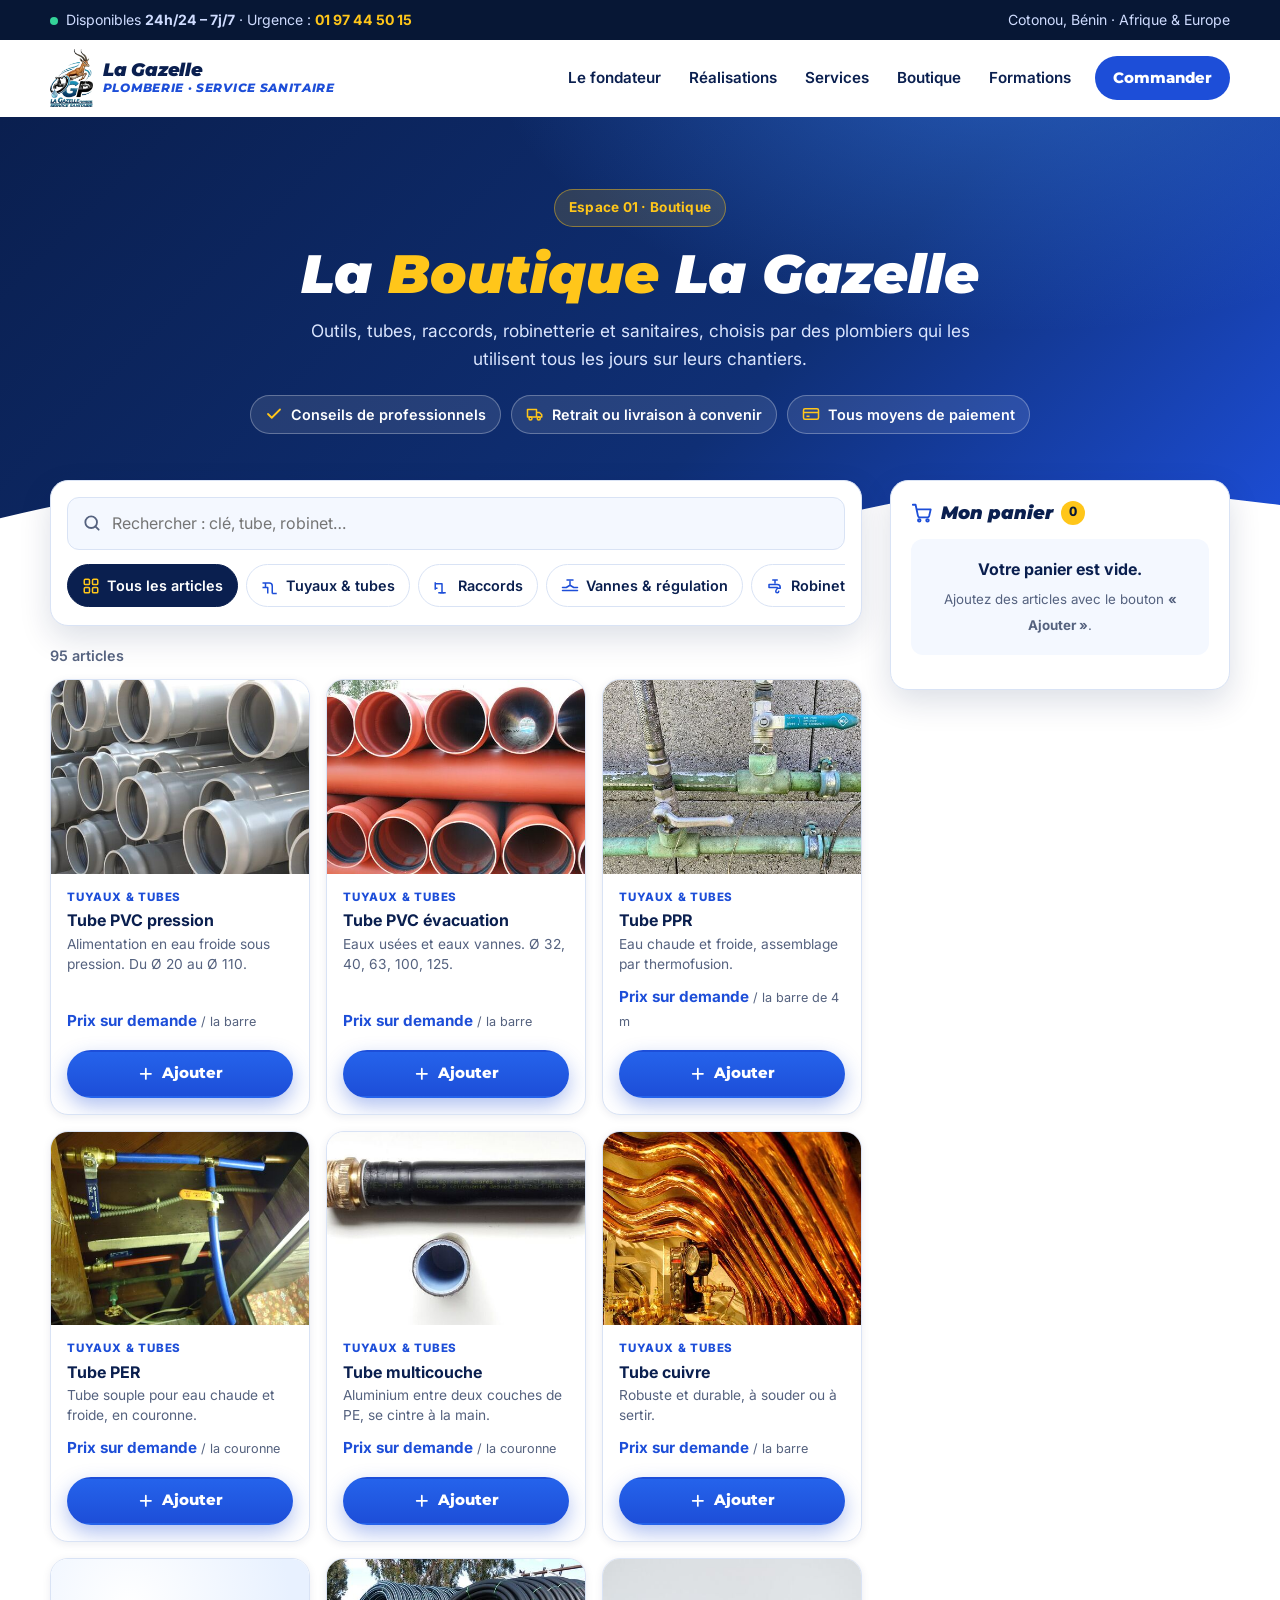
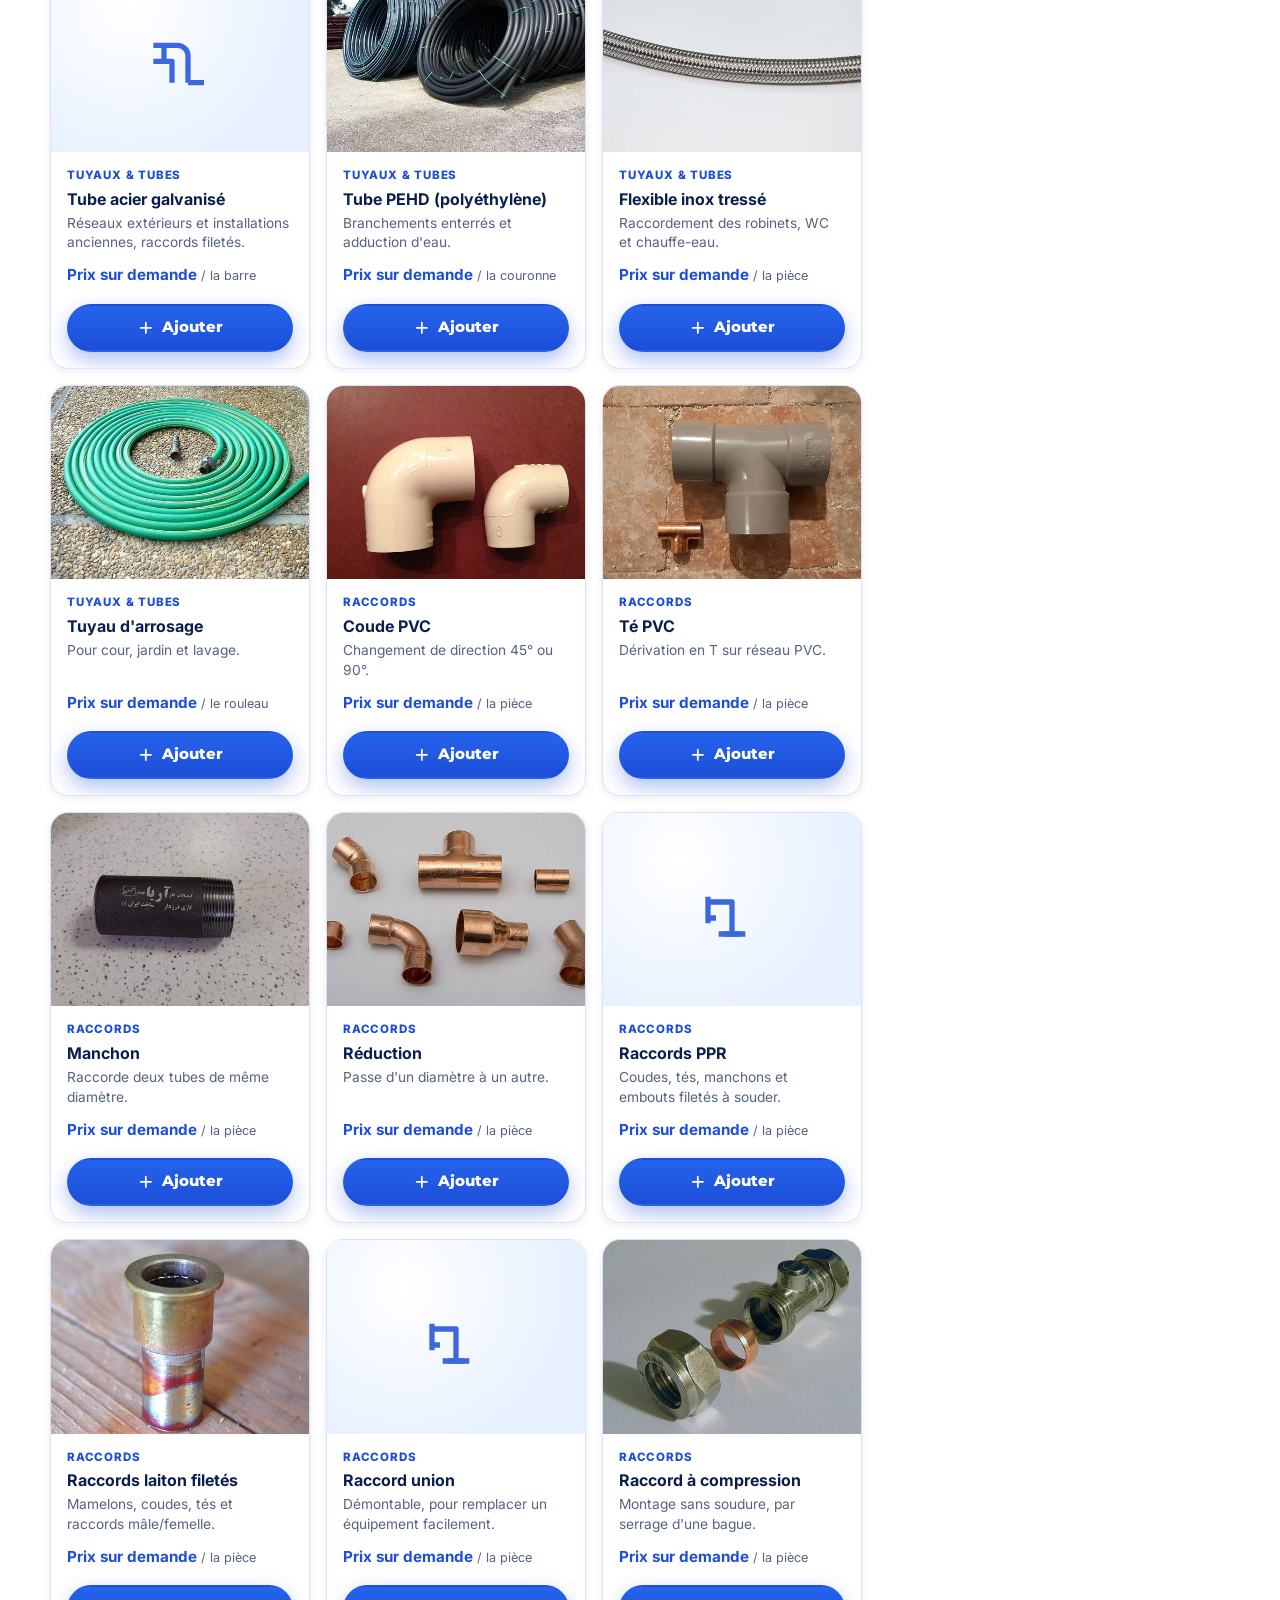
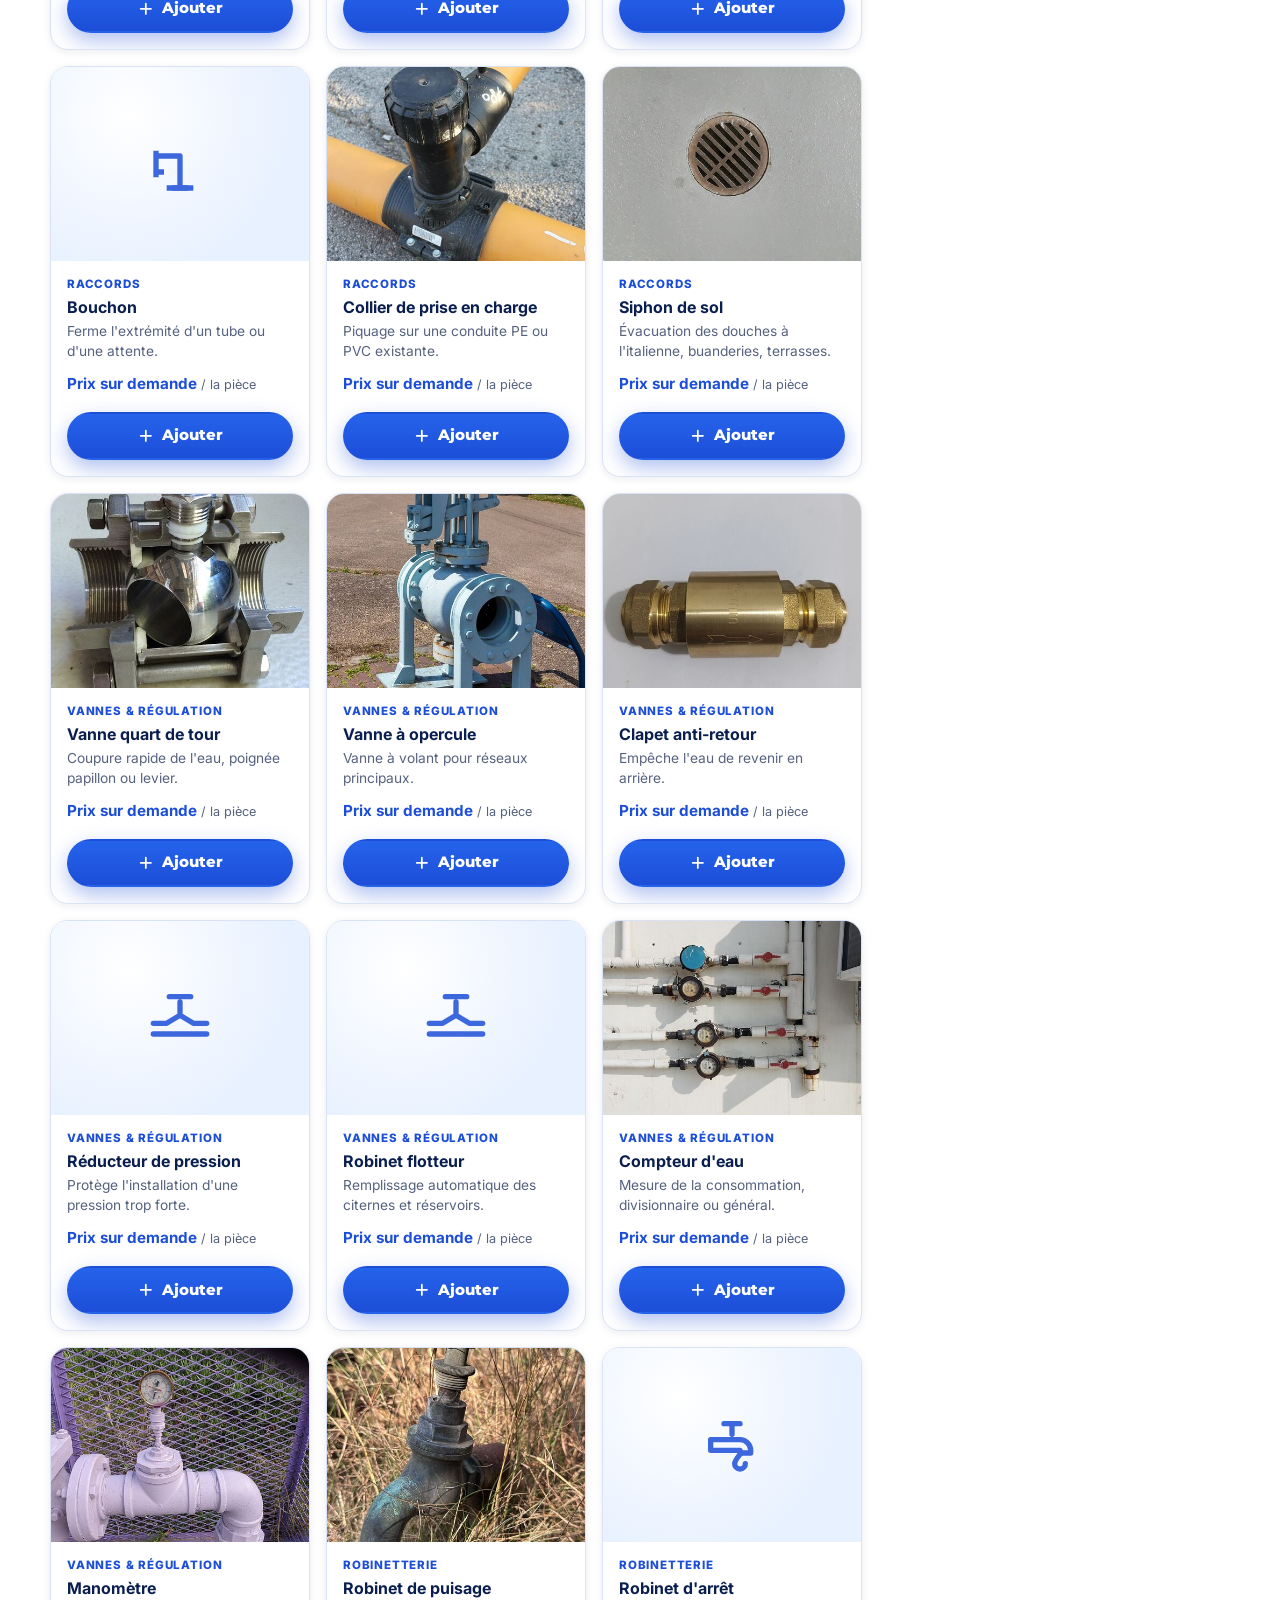
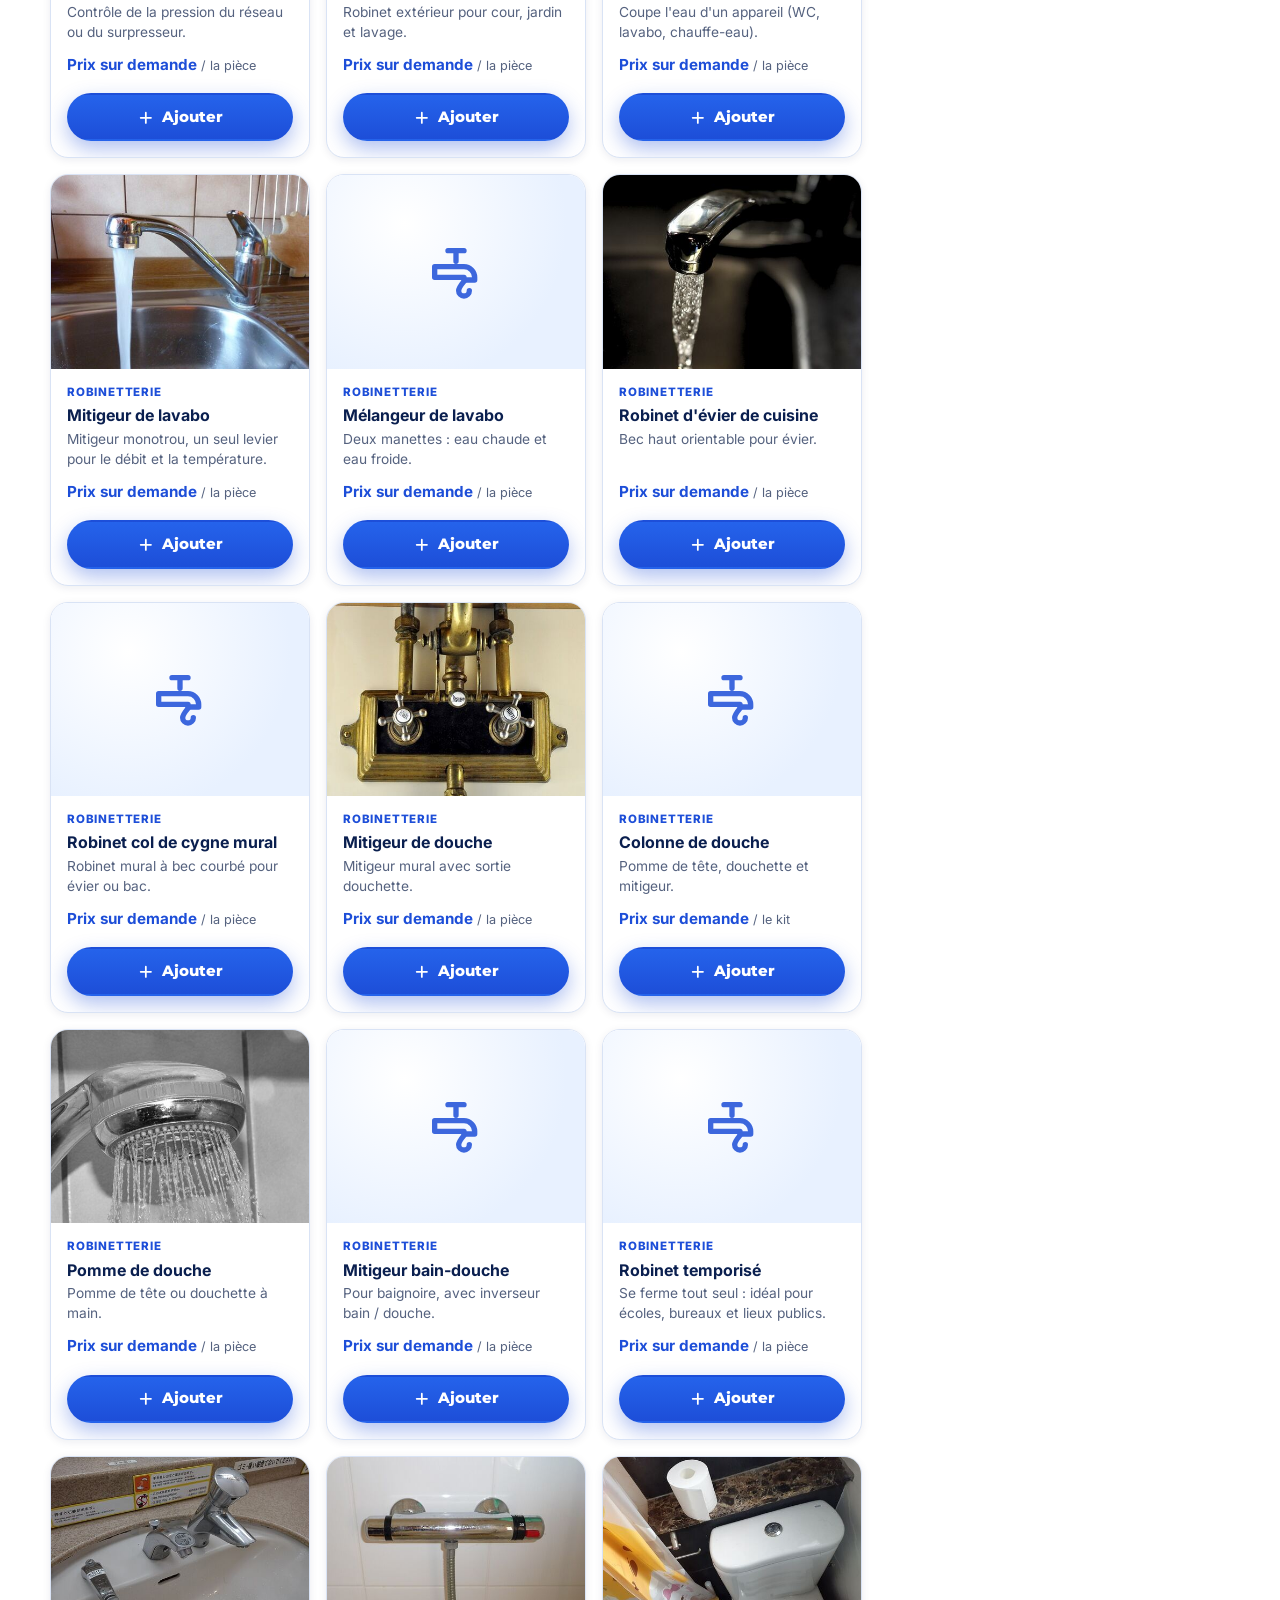
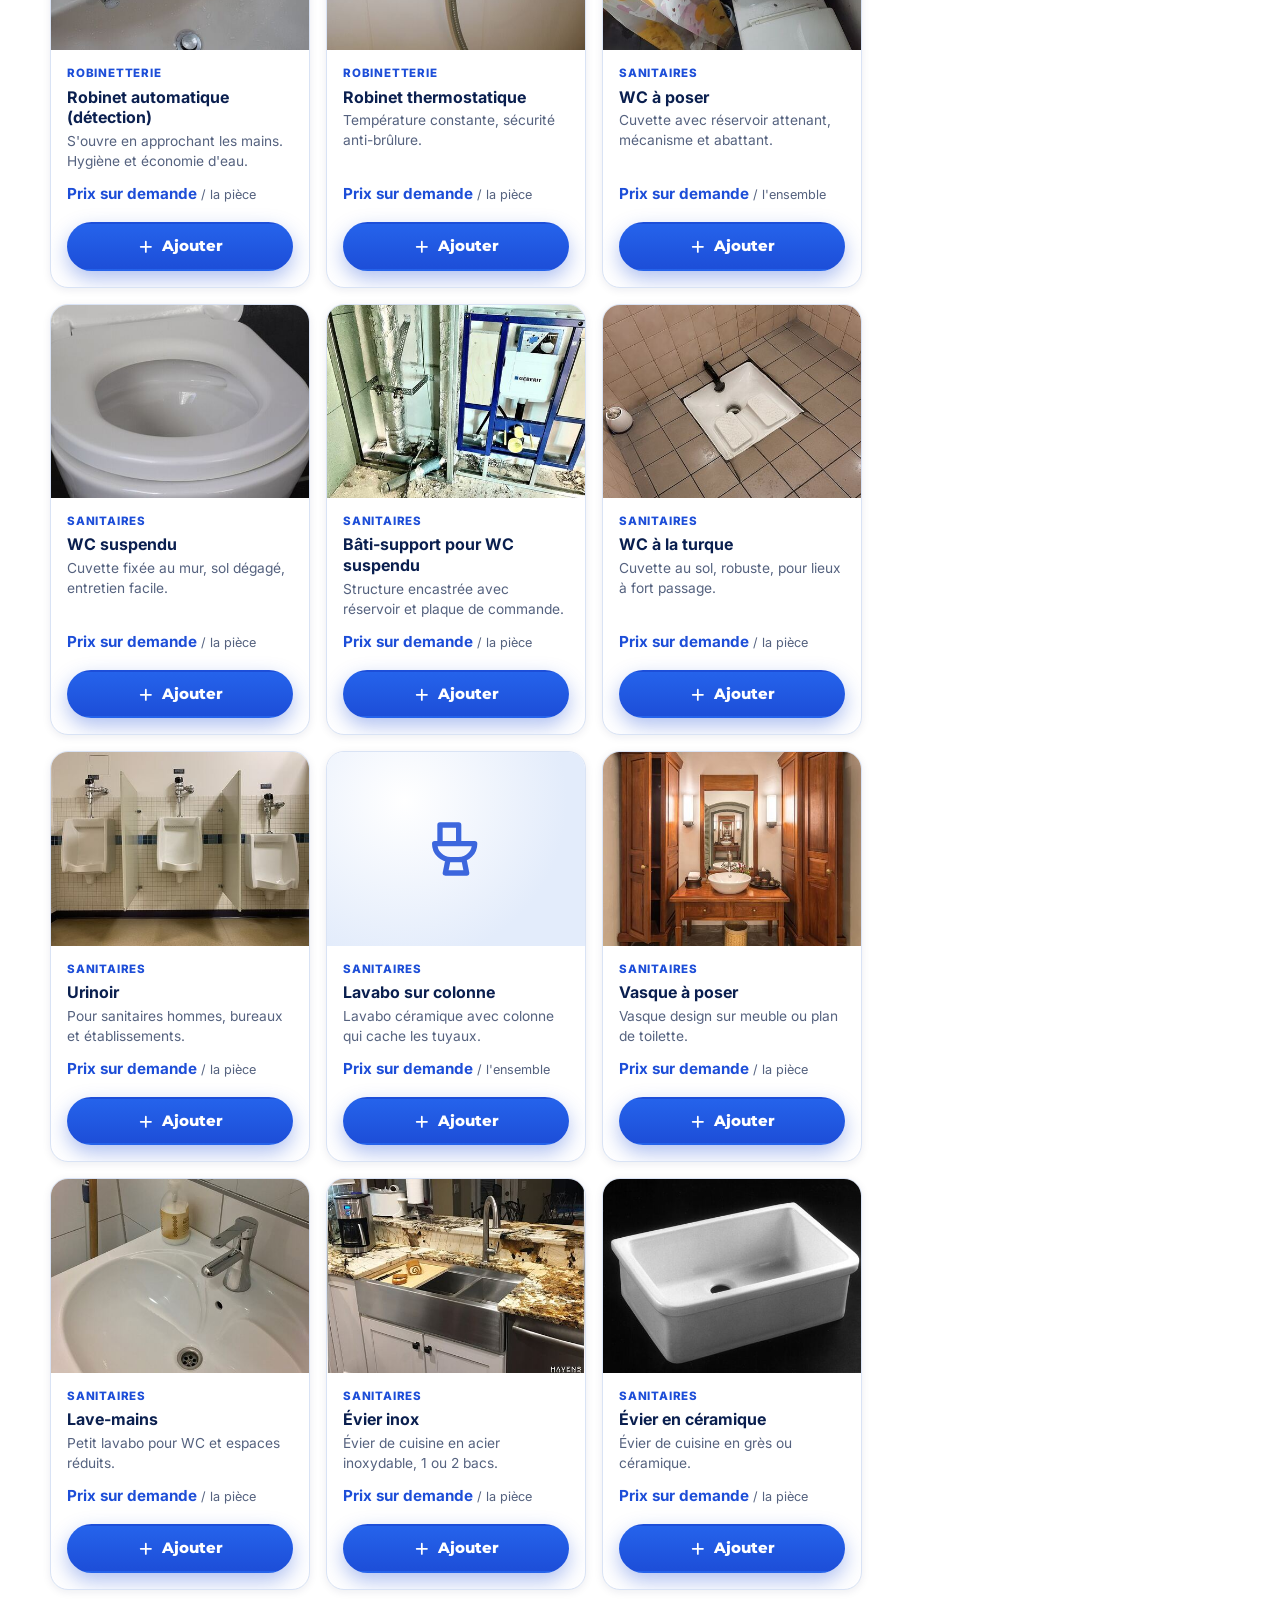
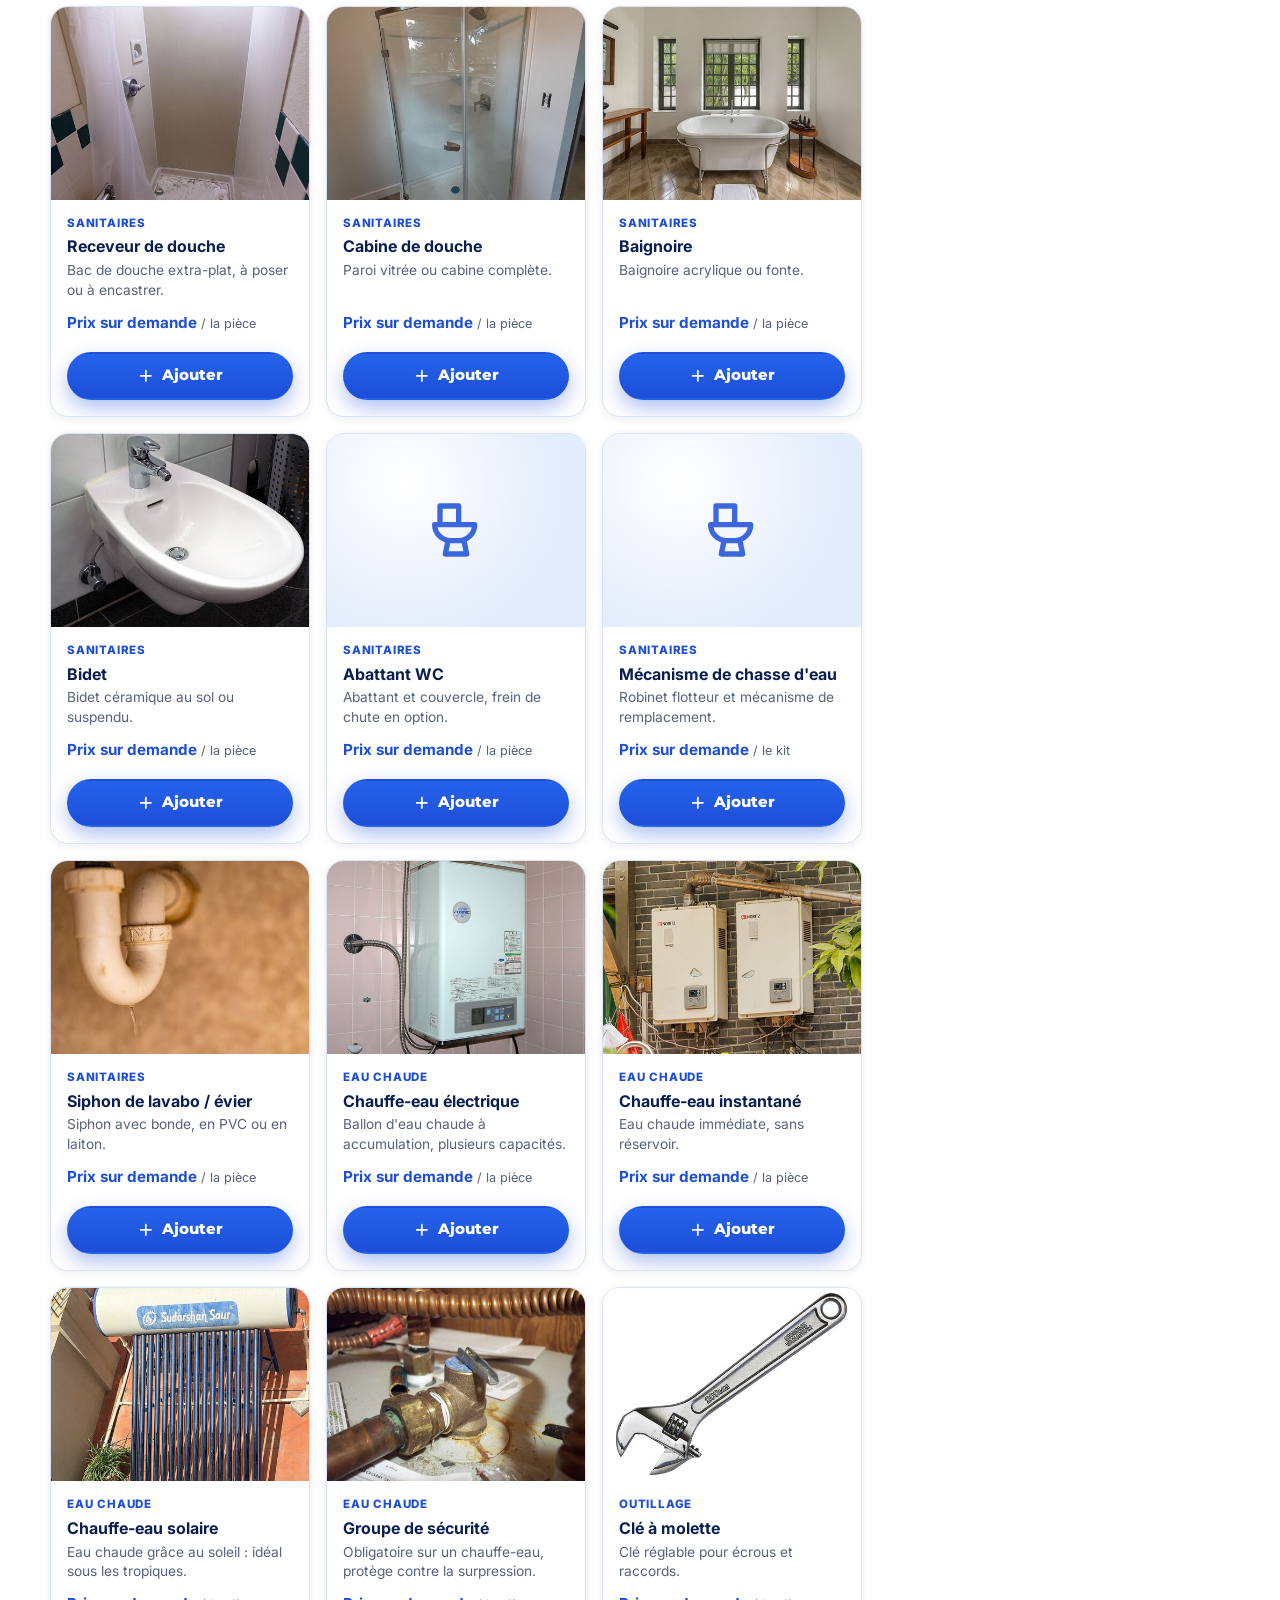
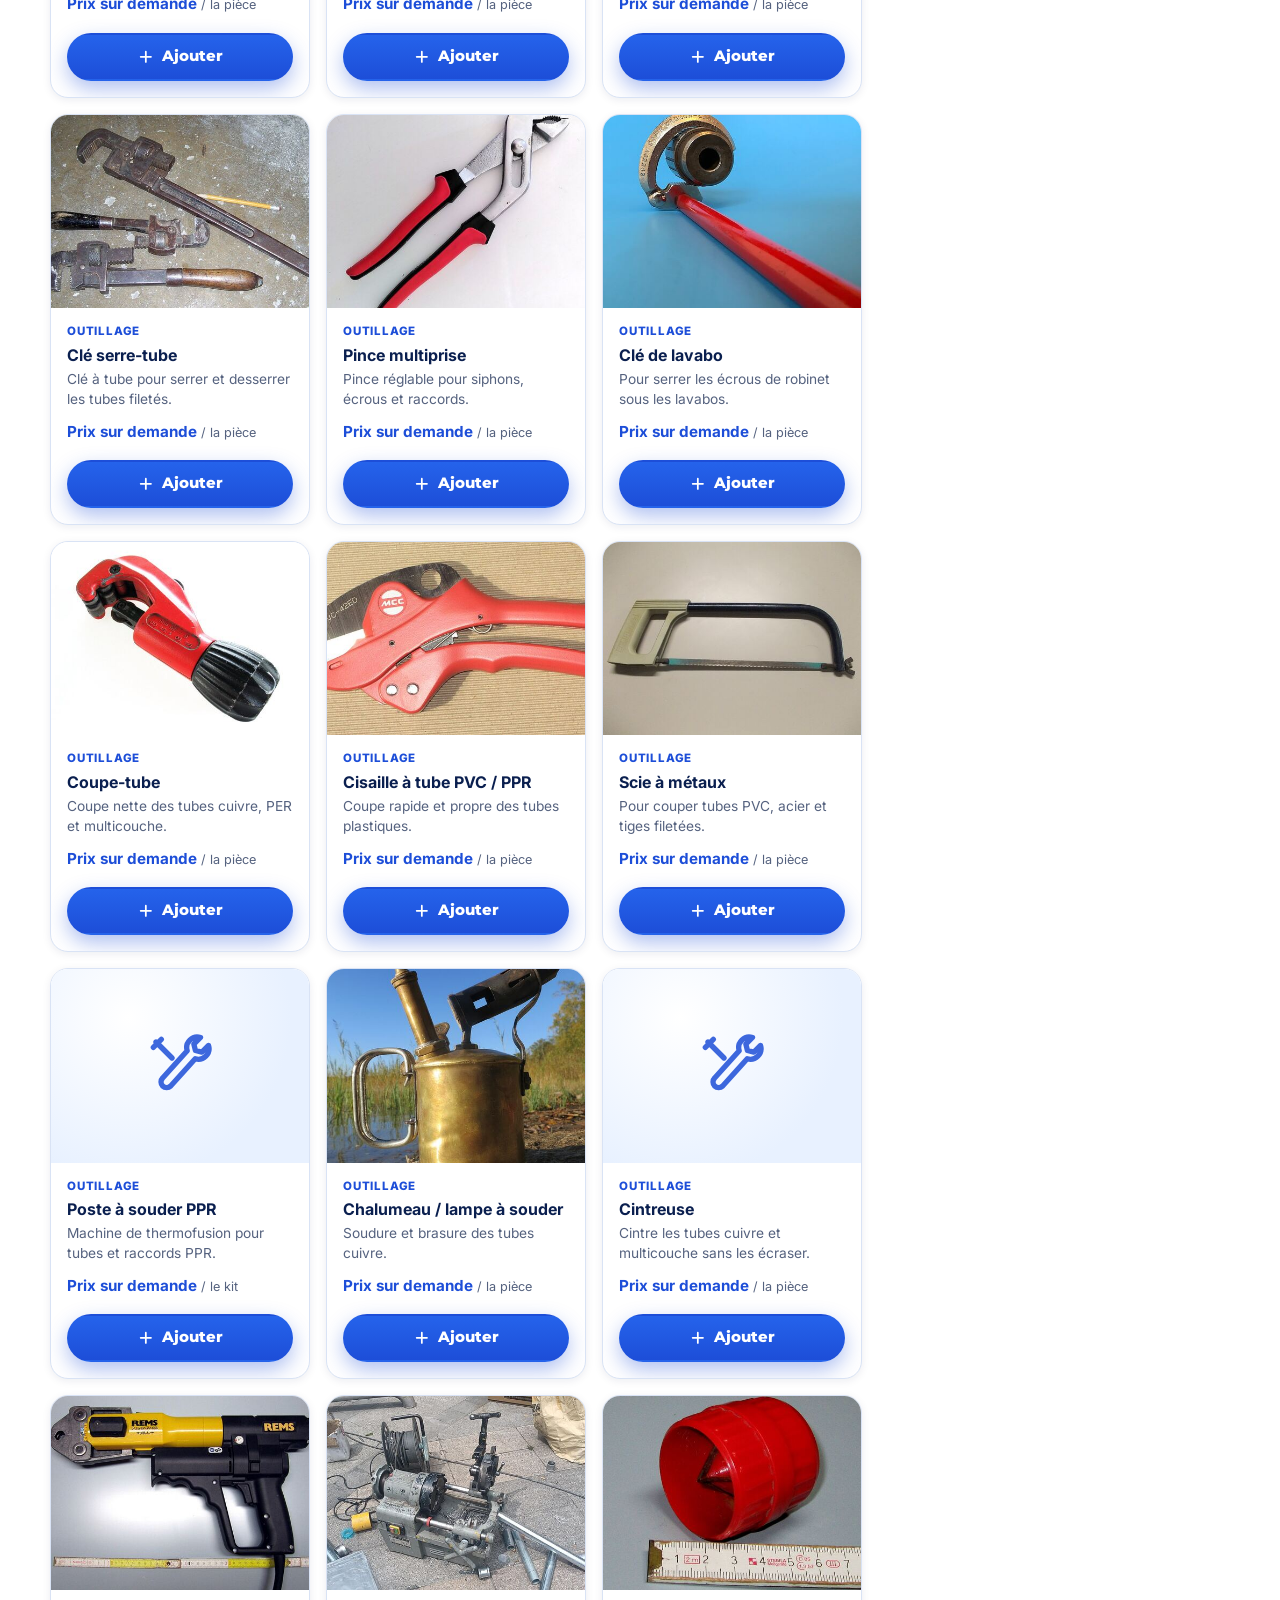
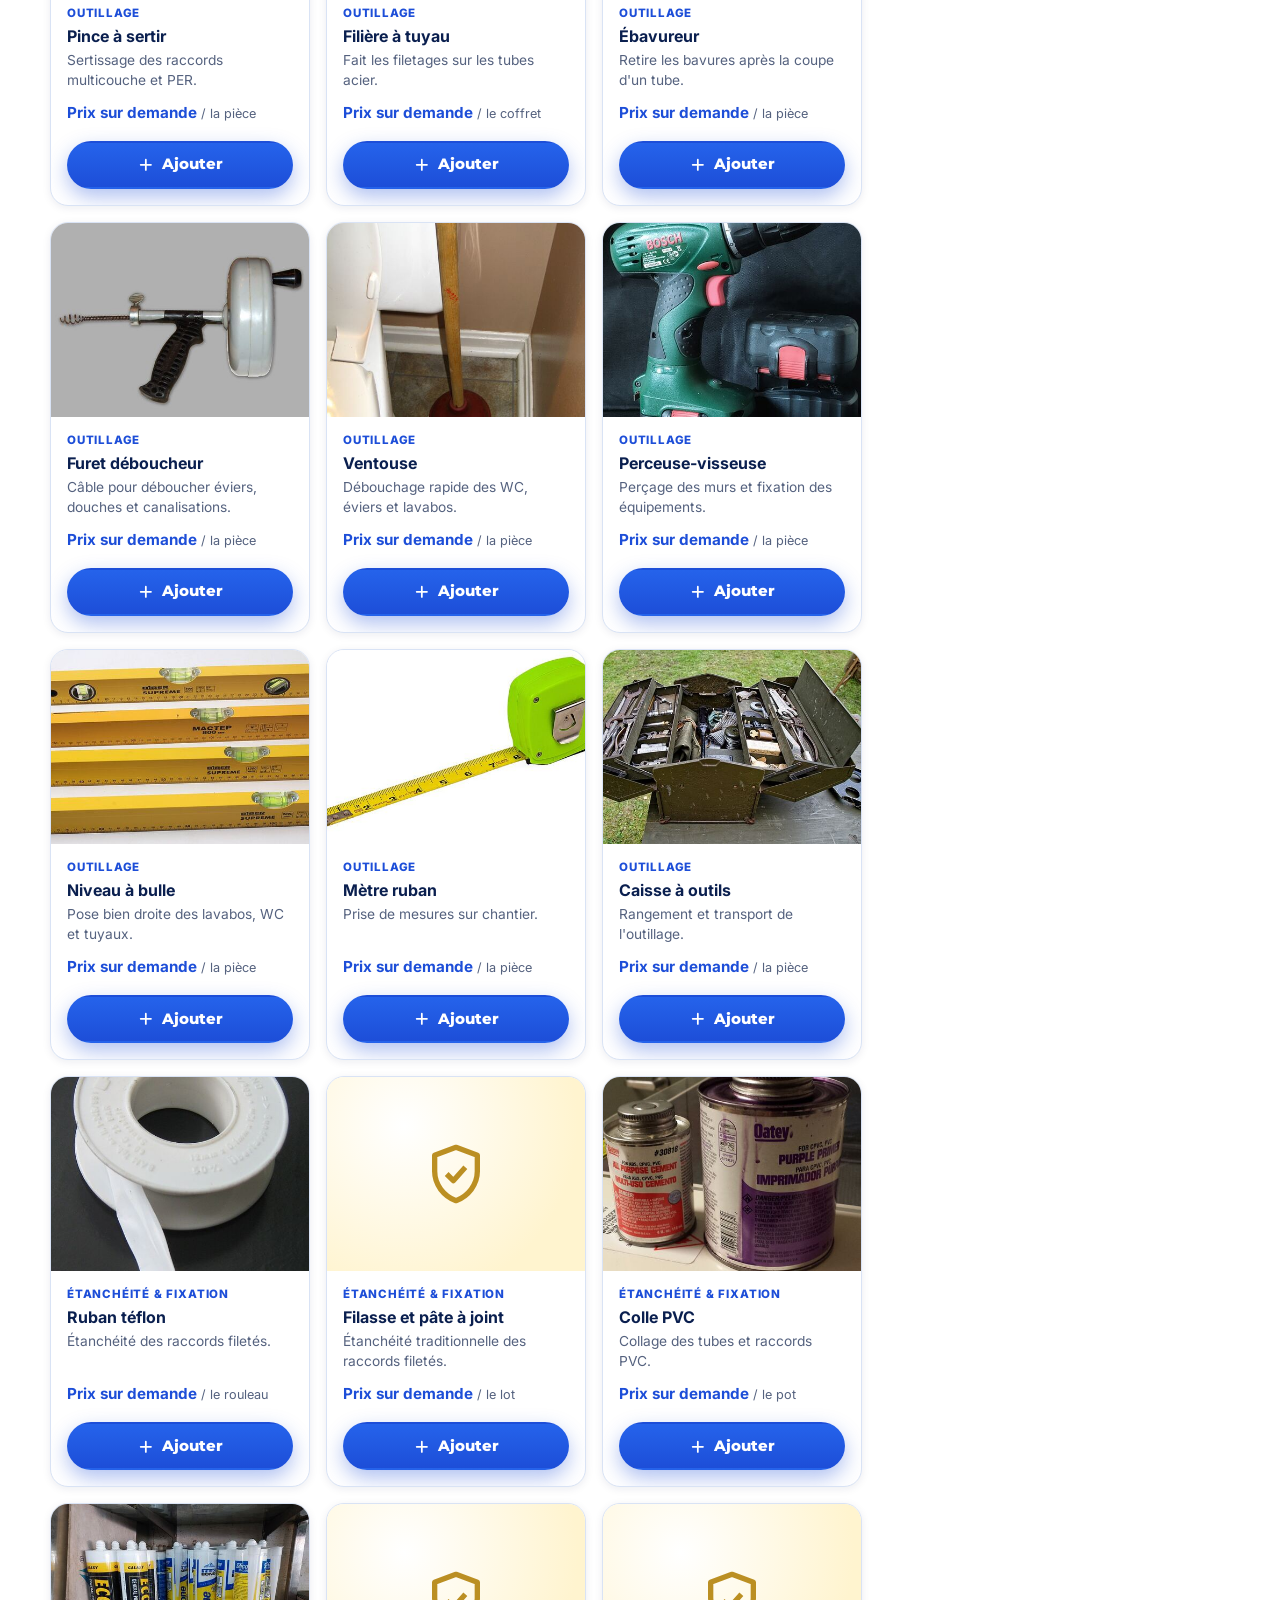
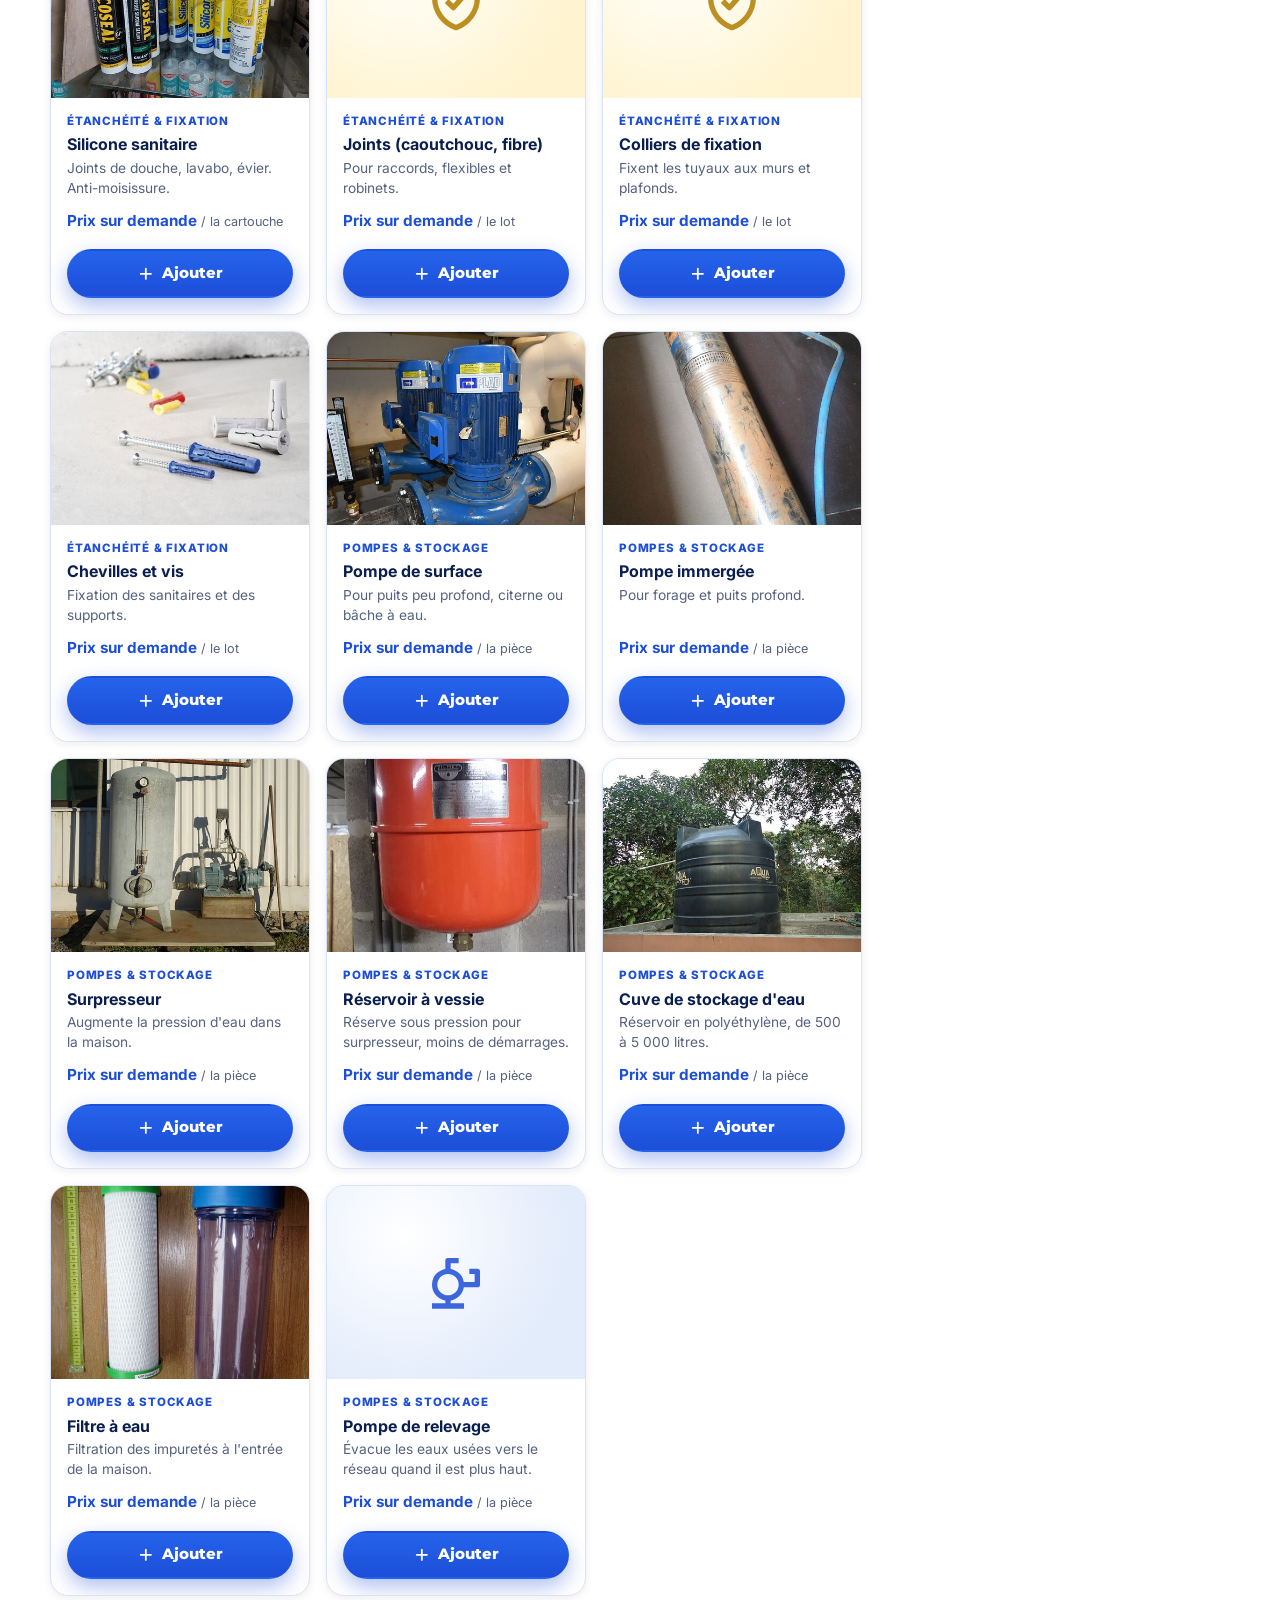
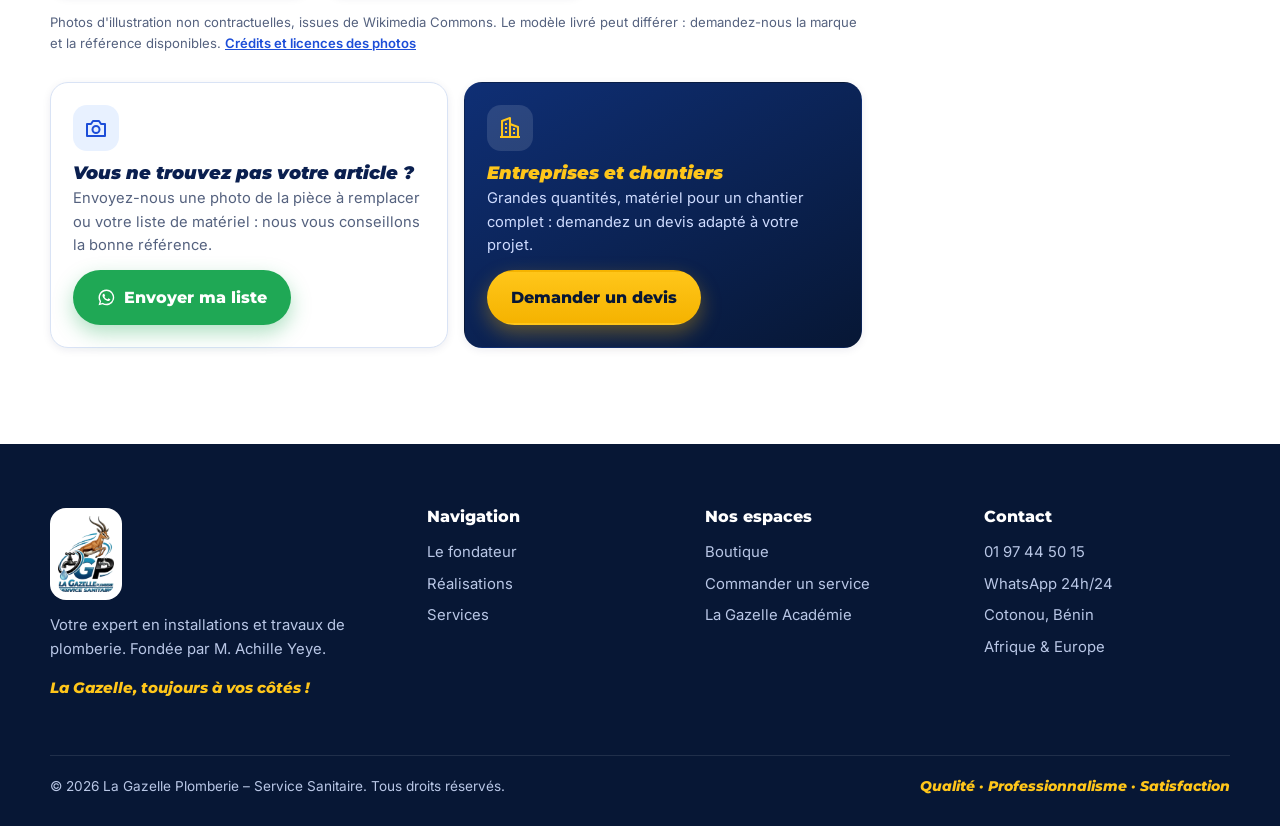
<file: site/boutique.html>
<!doctype html>
<html lang="fr">
<head>
  <meta charset="utf-8">
  <meta name="viewport" content="width=device-width, initial-scale=1, viewport-fit=cover">
  <title>Boutique – Outils et matériel de plomberie | La Gazelle Plomberie</title>
  <meta name="description" content="La boutique La Gazelle Plomberie : tuyaux, raccords, vannes, robinetterie, sanitaires, chauffe-eau, outillage, étanchéité et pompes. Commande par WhatsApp, retrait ou livraison, tous moyens de paiement.">
  <meta name="theme-color" content="#0a1f4f">

  <meta property="og:type" content="website">
  <meta property="og:locale" content="fr_FR">
  <meta property="og:title" content="La Gazelle Plomberie avance avec vous !">
  <meta property="og:description" content="Plomberie, sanitaire et BTP, disponible 24h/24. Particuliers et grandes entreprises, en Afrique et en Europe.">
  <meta property="og:image" content="assets/img/og-image.jpg">
  <meta name="twitter:card" content="summary_large_image">

  <link rel="icon" type="image/png" href="assets/img/favicon.png">
  <link rel="apple-touch-icon" href="assets/img/apple-touch-icon.png">
  <link rel="manifest" href="manifest.webmanifest">

  <link rel="preconnect" href="https://fonts.googleapis.com">
  <link rel="preconnect" href="https://fonts.gstatic.com" crossorigin>
  <link href="https://fonts.googleapis.com/css2?family=Inter:wght@400;500;600;700&family=Montserrat:ital,wght@0,700;0,800;0,900;1,700;1,800;1,900&display=swap" rel="stylesheet">
  <link rel="stylesheet" href="assets/css/style.css">
</head>
<body>
  <!-- Bibliothèque d'icônes -->
  <svg width="0" height="0" style="position:absolute" aria-hidden="true">
    <defs>
      <symbol id="i-phone" viewBox="0 0 24 24"><path fill="currentColor" d="M6.6 10.8a15.2 15.2 0 0 0 6.6 6.6l2.2-2.2a1 1 0 0 1 1-.25 11.4 11.4 0 0 0 3.6.57 1 1 0 0 1 1 1V20a1 1 0 0 1-1 1A17 17 0 0 1 3 4a1 1 0 0 1 1-1h3.5a1 1 0 0 1 1 1c0 1.25.2 2.45.57 3.57a1 1 0 0 1-.25 1z"/></symbol>
      <symbol id="i-whatsapp" viewBox="0 0 24 24"><path fill="currentColor" d="M12 2a10 10 0 0 0-8.6 15.1L2 22l5-1.3A10 10 0 1 0 12 2zm0 18.2a8.2 8.2 0 0 1-4.2-1.15l-.3-.18-3 .78.8-2.9-.2-.3A8.2 8.2 0 1 1 12 20.2zm4.5-6.1c-.25-.12-1.47-.72-1.7-.8-.22-.09-.39-.13-.55.12-.17.25-.64.8-.78.97-.14.16-.29.18-.53.06a6.7 6.7 0 0 1-3.37-2.94c-.25-.44.25-.41.72-1.36.08-.16.04-.3-.02-.43-.06-.12-.56-1.34-.76-1.83-.2-.48-.4-.41-.55-.42h-.47a.9.9 0 0 0-.65.3 2.7 2.7 0 0 0-.85 2.02 4.7 4.7 0 0 0 1 2.5 10.8 10.8 0 0 0 4.13 3.64c1.54.66 2.14.72 2.9.6.47-.07 1.47-.6 1.67-1.18.21-.58.21-1.07.15-1.18-.06-.1-.22-.16-.47-.28z"/></symbol>
      <symbol id="i-check" viewBox="0 0 24 24"><path fill="none" stroke="currentColor" stroke-width="2.4" stroke-linecap="round" stroke-linejoin="round" d="M20 6 9 17l-5-5"/></symbol>
      <symbol id="i-arrow" viewBox="0 0 24 24"><path fill="none" stroke="currentColor" stroke-width="2.2" stroke-linecap="round" stroke-linejoin="round" d="M5 12h14M13 6l6 6-6 6"/></symbol>
      <symbol id="i-clock" viewBox="0 0 24 24"><g fill="none" stroke="currentColor" stroke-width="2" stroke-linecap="round"><circle cx="12" cy="12" r="9"/><path d="M12 7v5l3 2"/></g></symbol>
      <symbol id="i-globe" viewBox="0 0 24 24"><g fill="none" stroke="currentColor" stroke-width="2"><circle cx="12" cy="12" r="9"/><path d="M3 12h18M12 3a14 14 0 0 1 0 18M12 3a14 14 0 0 0 0 18"/></g></symbol>
      <symbol id="i-building" viewBox="0 0 24 24"><g fill="none" stroke="currentColor" stroke-width="2" stroke-linejoin="round"><path d="M4 21V5l8-3v19M12 8l8 3v10M2 21h20"/><path d="M7 8h2M7 12h2M7 16h2M15 13h2M15 17h2"/></g></symbol>
      <symbol id="i-card" viewBox="0 0 24 24"><g fill="none" stroke="currentColor" stroke-width="2" stroke-linejoin="round"><rect x="2" y="5" width="20" height="14" rx="2"/><path d="M2 10h20M6 15h4"/></g></symbol>
      <symbol id="i-tap" viewBox="0 0 24 24"><g fill="none" stroke="currentColor" stroke-width="2" stroke-linecap="round" stroke-linejoin="round"><path d="M9 4h6M12 4v4M4 10h11a4 4 0 0 1 4 4v1h-4v-1H4z"/><path d="M17 19c0 1.1-.9 2-2 2s-2-.9-2-2c0-1.1 2-3.5 2-3.5"/></g></symbol>
      <symbol id="i-tools" viewBox="0 0 24 24"><g fill="none" stroke="currentColor" stroke-width="2" stroke-linecap="round" stroke-linejoin="round"><path d="M14.7 6.3a4 4 0 0 1 5-5l-2.5 2.5.6 2.4 2.4.6 2.5-2.5a4 4 0 0 1-5 5L8.5 19.5a2.1 2.1 0 0 1-3-3z"/><path d="m3 3 6 6M2 5l3-3"/></g></symbol>
      <symbol id="i-toilet" viewBox="0 0 24 24"><g fill="none" stroke="currentColor" stroke-width="2" stroke-linejoin="round"><path d="M6 3h7v7H6zM4 10h15a6 6 0 0 1-6 6H10a6 6 0 0 1-6-6zM9 16l-1 5h8l-1-5"/></g></symbol>
      <symbol id="i-hat" viewBox="0 0 24 24"><g fill="none" stroke="currentColor" stroke-width="2" stroke-linejoin="round"><path d="M2 18h20M4 18v-3a8 8 0 0 1 16 0v3M10 7V5h4v2M12 7v5"/></g></symbol>
      <symbol id="i-cart" viewBox="0 0 24 24"><g fill="none" stroke="currentColor" stroke-width="2" stroke-linecap="round" stroke-linejoin="round"><circle cx="9" cy="20" r="1.4"/><circle cx="18" cy="20" r="1.4"/><path d="M2 3h3l2.6 12.2a2 2 0 0 0 2 1.6h8.2a2 2 0 0 0 2-1.5L21.5 8H6"/></g></symbol>
      <symbol id="i-grad" viewBox="0 0 24 24"><g fill="none" stroke="currentColor" stroke-width="2" stroke-linejoin="round"><path d="M2 9l10-5 10 5-10 5z"/><path d="M6 11v5c0 1.5 2.7 3 6 3s6-1.5 6-3v-5M22 9v6"/></g></symbol>
      <symbol id="i-clipboard" viewBox="0 0 24 24"><g fill="none" stroke="currentColor" stroke-width="2" stroke-linecap="round" stroke-linejoin="round"><rect x="5" y="4" width="14" height="18" rx="2"/><path d="M9 4V2h6v2M9 11h6M9 15h6M9 19h3"/></g></symbol>
      <symbol id="i-team" viewBox="0 0 24 24"><g fill="none" stroke="currentColor" stroke-width="2" stroke-linecap="round"><circle cx="12" cy="8" r="3.2"/><circle cx="5" cy="10" r="2.3"/><circle cx="19" cy="10" r="2.3"/><path d="M6 20a6 6 0 0 1 12 0M1.5 19a4 4 0 0 1 5-3.6M22.5 19a4 4 0 0 0-5-3.6"/></g></symbol>
      <symbol id="i-pin" viewBox="0 0 24 24"><g fill="none" stroke="currentColor" stroke-width="2"><path d="M12 22s7-6.5 7-12a7 7 0 0 0-14 0c0 5.5 7 12 7 12z"/><circle cx="12" cy="10" r="2.5"/></g></symbol>
      <symbol id="i-shield" viewBox="0 0 24 24"><g fill="none" stroke="currentColor" stroke-width="2" stroke-linejoin="round"><path d="M12 2 4 5v6c0 5 3.4 9.3 8 11 4.6-1.7 8-6 8-11V5z"/><path d="m8.5 12 2.5 2.5 4.5-5"/></g></symbol>
      <symbol id="i-user" viewBox="0 0 24 24"><g fill="none" stroke="currentColor" stroke-width="2" stroke-linecap="round"><circle cx="12" cy="8" r="4"/><path d="M4 21a8 8 0 0 1 16 0"/></g></symbol>
      <symbol id="i-home" viewBox="0 0 24 24"><g fill="none" stroke="currentColor" stroke-width="2" stroke-linejoin="round"><path d="M3 11 12 3l9 8"/><path d="M5 10v11h14V10M10 21v-6h4v6"/></g></symbol>
      <symbol id="i-camera" viewBox="0 0 24 24"><g fill="none" stroke="currentColor" stroke-width="2" stroke-linejoin="round"><path d="M3 8h4l2-3h6l2 3h4v12H3z"/><circle cx="12" cy="13.5" r="3.5"/></g></symbol>
      <symbol id="i-calendar" viewBox="0 0 24 24"><g fill="none" stroke="currentColor" stroke-width="2" stroke-linecap="round"><rect x="3" y="5" width="18" height="16" rx="2"/><path d="M3 10h18M8 3v4M16 3v4"/></g></symbol>
      <symbol id="i-alert" viewBox="0 0 24 24"><g fill="none" stroke="currentColor" stroke-width="2" stroke-linecap="round" stroke-linejoin="round"><path d="M12 3 2 20h20z"/><path d="M12 10v4M12 17.5v.01"/></g></symbol>
      <symbol id="i-copy" viewBox="0 0 24 24"><g fill="none" stroke="currentColor" stroke-width="2" stroke-linejoin="round"><rect x="8" y="8" width="13" height="13" rx="2"/><path d="M16 8V5a2 2 0 0 0-2-2H5a2 2 0 0 0-2 2v9a2 2 0 0 0 2 2h3"/></g></symbol>
      <symbol id="i-chat" viewBox="0 0 24 24"><path fill="none" stroke="currentColor" stroke-width="2" stroke-linejoin="round" d="M4 4h16v12H8l-4 4z"/></symbol>
      <symbol id="i-pipe" viewBox="0 0 24 24"><g fill="none" stroke="currentColor" stroke-width="2" stroke-linejoin="round"><path d="M2 8h9a4 4 0 0 1 4 4v10M2 14h7v8"/><path d="M15 22h6M6 8v6"/></g></symbol>
      <symbol id="i-drop" viewBox="0 0 24 24"><path fill="none" stroke="currentColor" stroke-width="2" stroke-linejoin="round" d="M12 2.5S5 10 5 15a7 7 0 0 0 14 0c0-5-7-12.5-7-12.5z"/></symbol>
      <symbol id="i-pump" viewBox="0 0 24 24"><g fill="none" stroke="currentColor" stroke-width="2" stroke-linejoin="round"><circle cx="9" cy="13" r="5"/><path d="M14 13h6V8h-3M9 8V4h4M3 21h12M9 18v3"/></g></symbol>
      <symbol id="i-plus" viewBox="0 0 24 24"><path fill="none" stroke="currentColor" stroke-width="2.4" stroke-linecap="round" d="M12 5v14M5 12h14"/></symbol>
      <symbol id="i-minus" viewBox="0 0 24 24"><path fill="none" stroke="currentColor" stroke-width="2.4" stroke-linecap="round" d="M5 12h14"/></symbol>
      <symbol id="i-trash" viewBox="0 0 24 24"><g fill="none" stroke="currentColor" stroke-width="2" stroke-linecap="round" stroke-linejoin="round"><path d="M4 7h16M10 11v6M14 11v6M6 7l1 13h10l1-13M9 7V4h6v3"/></g></symbol>
      <symbol id="i-search" viewBox="0 0 24 24"><g fill="none" stroke="currentColor" stroke-width="2.2" stroke-linecap="round"><circle cx="11" cy="11" r="7"/><path d="m20 20-4-4"/></g></symbol>
      <symbol id="i-truck" viewBox="0 0 24 24"><g fill="none" stroke="currentColor" stroke-width="2" stroke-linejoin="round"><path d="M2 6h12v10H2zM14 10h4l3 3v3h-7"/><circle cx="6" cy="18" r="2"/><circle cx="17" cy="18" r="2"/></g></symbol>
      <symbol id="i-grid" viewBox="0 0 24 24"><g fill="none" stroke="currentColor" stroke-width="2"><rect x="3" y="3" width="7" height="7" rx="1.5"/><rect x="14" y="3" width="7" height="7" rx="1.5"/><rect x="3" y="14" width="7" height="7" rx="1.5"/><rect x="14" y="14" width="7" height="7" rx="1.5"/></g></symbol>
      <symbol id="i-valve" viewBox="0 0 24 24"><g fill="none" stroke="currentColor" stroke-width="2" stroke-linejoin="round" stroke-linecap="round"><path d="M2 14h5l5-3 5 3h5M2 18h20M12 11V6M8 4h8"/></g></symbol>
      <symbol id="i-fitting" viewBox="0 0 24 24"><g fill="none" stroke="currentColor" stroke-width="2" stroke-linejoin="round"><path d="M3 9h9v12M3 15h3M15 21H9"/><path d="M3 7v10M7 21h10"/></g></symbol>
    </defs>
  </svg>

  <a class="skip-link" href="#contenu">Aller au contenu</a>

  <!-- Bandeau disponibilité -->
  <div class="topbar">
    <div class="container">
      <p class="m0"><span class="pulse-dot" aria-hidden="true"></span>Disponibles <strong>24h/24 – 7j/7</strong> · <span class="hide-xs">Urgence : </span><a class="nowrap" href="tel:+2290197445015">01 97 44 50 15</a></p>
      <div class="topbar-right">
        <span>Cotonou, Bénin · Afrique &amp; Europe</span>
      </div>
    </div>
  </div>

  <!-- En-tête -->
  <header class="site-header" id="top">
    <div class="container header-inner">
      <a class="brand" href="index.html" aria-label="La Gazelle Plomberie – accueil">
        <picture>
          <source srcset="assets/img/logo-sm.webp" type="image/webp">
          <img src="assets/img/logo-sm.png" alt="" width="160" height="217">
        </picture>
        <span class="brand-text"><strong>La Gazelle</strong><span>Plomberie · Service sanitaire</span></span>
      </a>

      <button class="nav-toggle" aria-expanded="false" aria-controls="menu" aria-label="Ouvrir le menu"><span></span></button>

      <nav class="main-nav" id="menu" aria-label="Navigation principale">
        <ul>
          <li><a href="index.html#fondateur">Le fondateur</a></li>
          <li><a href="index.html#realisations">Réalisations</a></li>
          <li><a href="index.html#services">Services</a></li>
          <li><a href="boutique.html" aria-current="page">Boutique</a></li>
          <li><a href="formations.html">Formations</a></li>
          <li class="nav-cta"><a href="commander.html">Commander</a></li>
        </ul>
      </nav>
    </div>
  </header>

  <main id="contenu">
    <section class="page-hero page-hero-order" aria-labelledby="page-title">
      <div class="container">
        <span class="eyebrow">Espace 01 · Boutique</span>
        <h1 id="page-title">La <span class="accent">Boutique</span> La Gazelle</h1>
        <p>Outils, tubes, raccords, robinetterie et sanitaires, choisis par des plombiers qui les utilisent tous les jours sur leurs chantiers.</p>
        <ul class="hero-chips">
          <li><svg><use href="#i-check"/></svg>Conseils de professionnels</li>
          <li><svg><use href="#i-truck"/></svg>Retrait ou livraison à convenir</li>
          <li><svg><use href="#i-card"/></svg>Tous moyens de paiement</li>
        </ul>
      </div>
      <svg class="wave" viewBox="0 0 1440 90" preserveAspectRatio="none" aria-hidden="true"><path fill="#ffffff" d="M0 60c120-30 240-45 360-30s240 60 360 60 240-45 360-60 240 0 360 15v45H0z"/></svg>
    </section>

    <section class="order-section shop-section">
      <div class="container">
        <div class="shop-layout">
          <div class="shop-main">
            <!-- Recherche et catégories -->
            <div class="shop-toolbar">
              <label class="search" for="shop-search">
                <svg aria-hidden="true"><use href="#i-search"/></svg>
                <span class="visually-hidden">Rechercher un article</span>
                <input type="search" id="shop-search" placeholder="Rechercher : clé, tube, robinet…" autocomplete="off">
              </label>
              <div class="cat-chips" id="cat-chips" role="group" aria-label="Catégories"></div>
            </div>

            <p class="shop-count" id="shop-count" aria-live="polite"></p>
            <div class="products" id="products"></div>
            <div class="shop-empty" id="shop-empty" hidden>
              <svg aria-hidden="true"><use href="#i-search"/></svg>
              <p><b>Aucun article ne correspond à votre recherche.</b><br>Envoyez-nous le nom ou une photo de l'article : nous vous disons s'il est disponible.</p>
              <a class="btn btn-whatsapp" data-wa="Bonjour La Gazelle, je cherche cet article : " href="https://wa.me/2290197445015" target="_blank" rel="noopener"><svg><use href="#i-whatsapp"/></svg> Demander sur WhatsApp</a>
            </div>

            <p class="photo-credit-note">Photos d'illustration non contractuelles, issues de Wikimedia Commons. Le modèle livré peut différer : demandez-nous la marque et la référence disponibles. <a href="credits-photos.html">Crédits et licences des photos</a></p>

            <div class="shop-help">
              <div class="help-card">
                <span class="ico"><svg><use href="#i-camera"/></svg></span>
                <div>
                  <h2>Vous ne trouvez pas votre article&nbsp;?</h2>
                  <p>Envoyez-nous une photo de la pièce à remplacer ou votre liste de matériel : nous vous conseillons la bonne référence.</p>
                </div>
                <a class="btn btn-whatsapp" data-wa="Bonjour La Gazelle, voici ma liste de matériel / une photo de la pièce que je cherche :" href="https://wa.me/2290197445015" target="_blank" rel="noopener"><svg><use href="#i-whatsapp"/></svg> Envoyer ma liste</a>
              </div>
              <div class="help-card help-dark">
                <span class="ico"><svg><use href="#i-building"/></svg></span>
                <div>
                  <h2>Entreprises et chantiers</h2>
                  <p>Grandes quantités, matériel pour un chantier complet : demandez un devis adapté à votre projet.</p>
                </div>
                <a class="btn btn-gold" href="commander.html?client=entreprise&amp;service=chantier">Demander un devis</a>
              </div>
            </div>
          </div>

          <!-- Panier -->
          <aside class="cart" id="cart" aria-labelledby="cart-title">
            <div class="cart-head">
              <h2 id="cart-title"><svg aria-hidden="true"><use href="#i-cart"/></svg> Mon panier <span class="cart-badge" id="cart-badge">0</span></h2>
              <button type="button" class="cart-close" id="cart-close" aria-label="Fermer le panier">×</button>
            </div>

            <div class="cart-empty" id="cart-empty">
              <p>Votre panier est vide.</p>
              <small>Ajoutez des articles avec le bouton <b>« Ajouter »</b>.</small>
            </div>

            <ul class="cart-lines" id="cart-lines"></ul>
            <p class="cart-total" id="cart-total" hidden></p>

            <form class="cart-form" id="cart-form" novalidate hidden>
              <div class="field" data-required="text">
                <label for="c-nom">Nom complet</label>
                <input type="text" id="c-nom" name="nom" autocomplete="name">
                <p class="err">Indiquez votre nom.</p>
              </div>
              <div class="field" data-required="tel">
                <label for="c-tel">Téléphone / WhatsApp</label>
                <input type="tel" id="c-tel" name="tel" autocomplete="tel" inputmode="tel">
                <p class="err">Indiquez un numéro valide (8 chiffres minimum).</p>
              </div>
              <div class="field" data-required="text">
                <label for="c-ville">Ville / quartier</label>
                <input type="text" id="c-ville" name="ville" autocomplete="address-level2" placeholder="Ex : Cotonou, Akpakpa">
                <p class="err">Indiquez votre ville ou quartier.</p>
              </div>
              <fieldset class="field">
                <legend class="label">Récupération</legend>
                <div class="chips">
                  <label class="chip"><input type="radio" name="mode" value="Retrait chez La Gazelle" id="c-retrait" checked><span>Retrait</span></label>
                  <label class="chip"><input type="radio" name="mode" value="Livraison (à convenir)" id="c-livraison"><span>Livraison</span></label>
                </div>
              </fieldset>
              <div class="field">
                <label for="c-note">Précisions <span class="opt">(facultatif)</span></label>
                <textarea id="c-note" name="note" rows="2" placeholder="Diamètre, couleur, marque…"></textarea>
              </div>
              <button type="submit" class="btn btn-whatsapp btn-block"><svg><use href="#i-whatsapp"/></svg> Commander sur WhatsApp</button>
              <p class="form-legal">Nous vous confirmons la disponibilité, le prix et le mode de paiement : Mobile Money, carte, virement ou espèces.</p>
              <button type="button" class="linklike cart-clear" id="cart-clear"><svg aria-hidden="true"><use href="#i-trash"/></svg> Vider le panier</button>
            </form>
          </aside>
        </div>
      </div>
    </section>

    <!-- Bouton panier (téléphone) -->
    <button type="button" class="cart-fab" id="cart-fab" aria-controls="cart">
      <svg aria-hidden="true"><use href="#i-cart"/></svg>
      <span>Voir mon panier</span>
      <span class="cart-badge" id="cart-fab-badge">0</span>
    </button>
    <div class="cart-backdrop" id="cart-backdrop" hidden></div>
  </main>


  <!-- Pied de page -->
  <footer class="site-footer">
    <div class="container footer-grid">
      <div class="footer-brand">
        <img src="assets/img/logo-sm.png" alt="Logo La Gazelle Plomberie – Service Sanitaire" width="160" height="217">
        <p>Votre expert en installations et travaux de plomberie. Fondée par M. Achille Yeye.</p>
        <p class="slogan">La Gazelle, toujours à vos côtés&nbsp;!</p>
      </div>
      <div>
        <h4>Navigation</h4>
        <ul>
          <li><a href="index.html#fondateur">Le fondateur</a></li>
          <li><a href="index.html#realisations">Réalisations</a></li>
          <li><a href="index.html#services">Services</a></li>
        </ul>
      </div>
      <div>
        <h4>Nos espaces</h4>
        <ul>
          <li><a href="boutique.html">Boutique</a></li>
          <li><a href="commander.html">Commander un service</a></li>
          <li><a href="formations.html">La Gazelle Académie</a></li>
        </ul>
      </div>
      <div>
        <h4>Contact</h4>
        <ul>
          <li><a href="tel:+2290197445015">01 97 44 50 15</a></li>
          <li><a href="https://wa.me/2290197445015" target="_blank" rel="noopener">WhatsApp 24h/24</a></li>
          <li>Cotonou, Bénin</li>
          <li>Afrique &amp; Europe</li>
        </ul>
      </div>
    </div>
    <div class="container footer-bottom">
      <span>© <span data-year>2026</span> La Gazelle Plomberie – Service Sanitaire. Tous droits réservés.</span>
      <span class="slogan">Qualité · Professionnalisme · Satisfaction</span>
    </div>
  </footer>

  <!-- Bouton WhatsApp flottant (ordinateur) -->
  <a class="fab-whatsapp" data-wa="Bonjour La Gazelle Plomberie !" href="https://wa.me/2290197445015" target="_blank" rel="noopener" aria-label="Nous écrire sur WhatsApp">
    <svg><use href="#i-whatsapp"/></svg>
  </a>

  <!-- Barre d'actions (mobile) -->
  <nav class="mobile-bar" aria-label="Actions rapides">
    <a class="call" href="tel:+2290197445015"><svg><use href="#i-phone"/></svg>Appeler</a>
    <a class="wa" data-wa="Bonjour La Gazelle Plomberie !" href="https://wa.me/2290197445015" target="_blank" rel="noopener"><svg><use href="#i-whatsapp"/></svg>WhatsApp</a>
    <a class="quote" href="commander.html"><svg><use href="#i-hat"/></svg>Commander</a>
  </nav>

  <script src="assets/js/main.js" defer></script>
  <script src="assets/js/produits.js" defer></script>
  <script src="assets/js/boutique.js" defer></script>
</body>
</html>
</file>
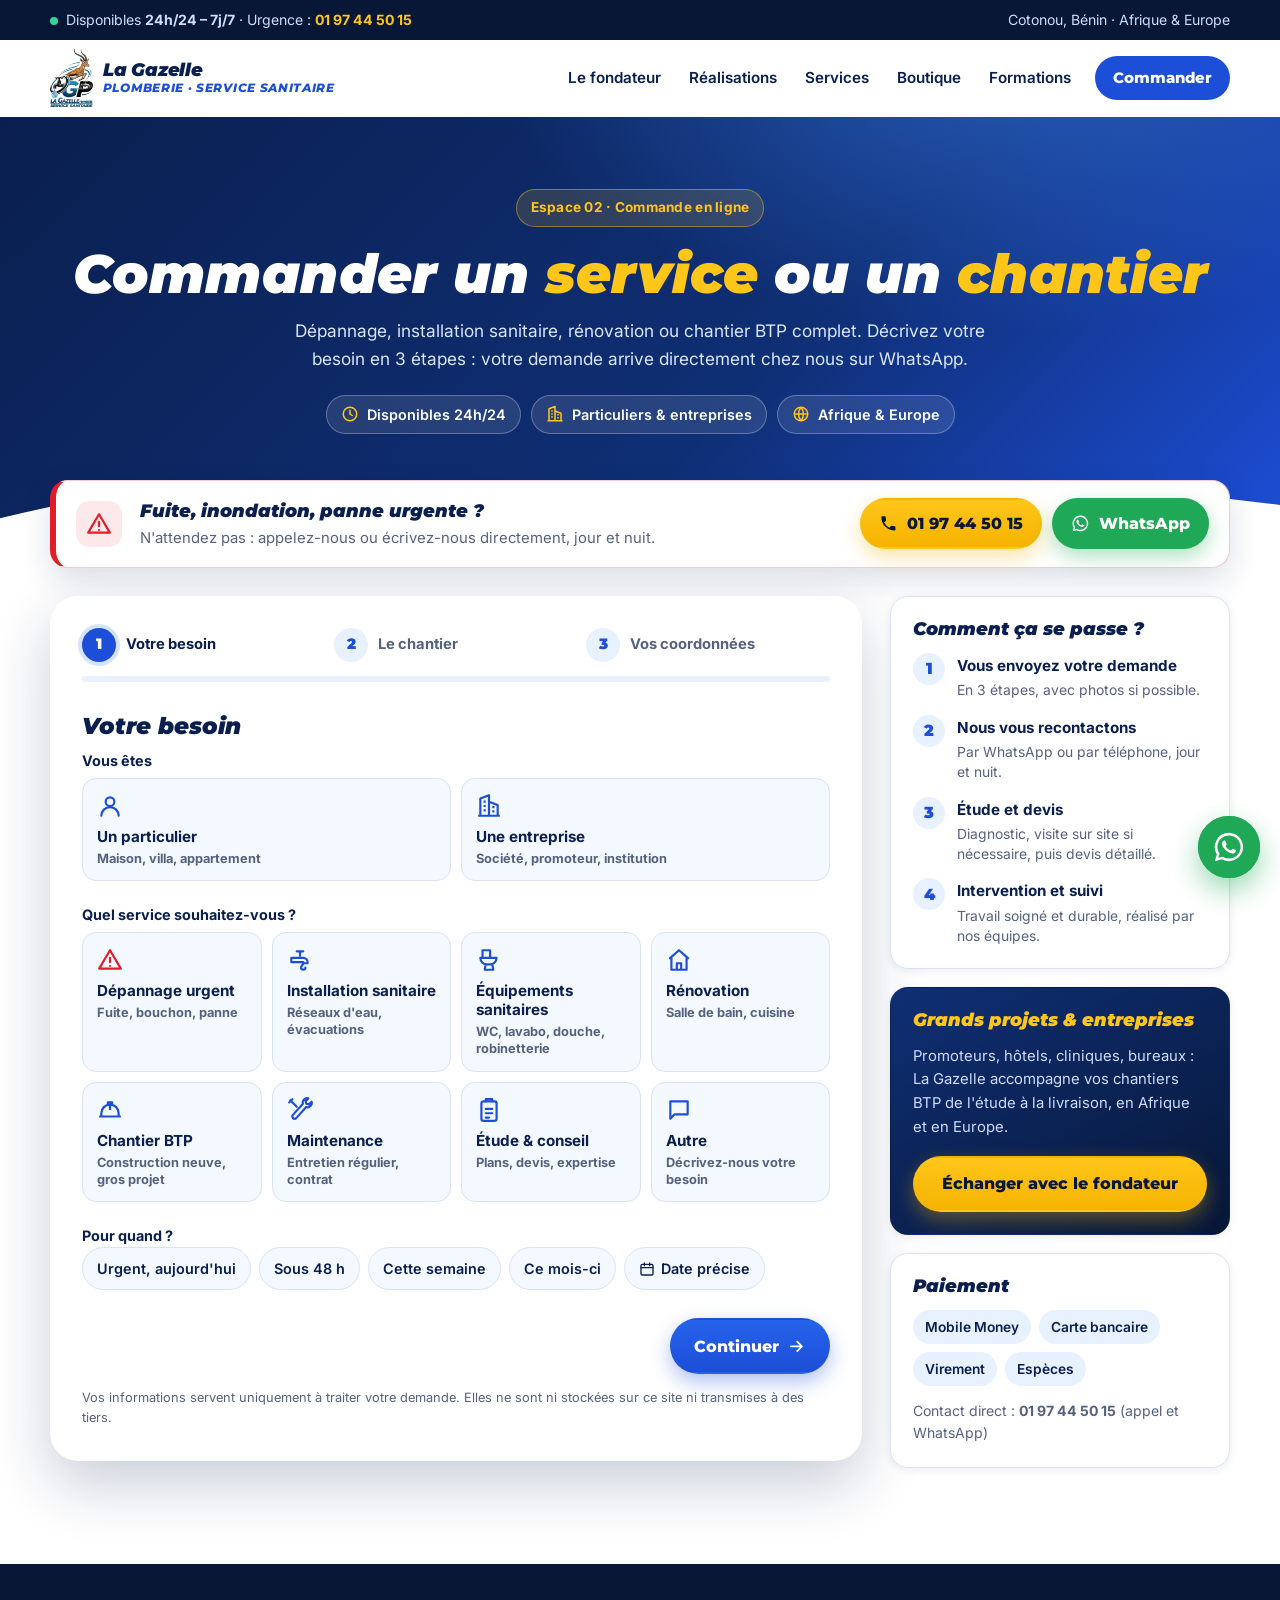
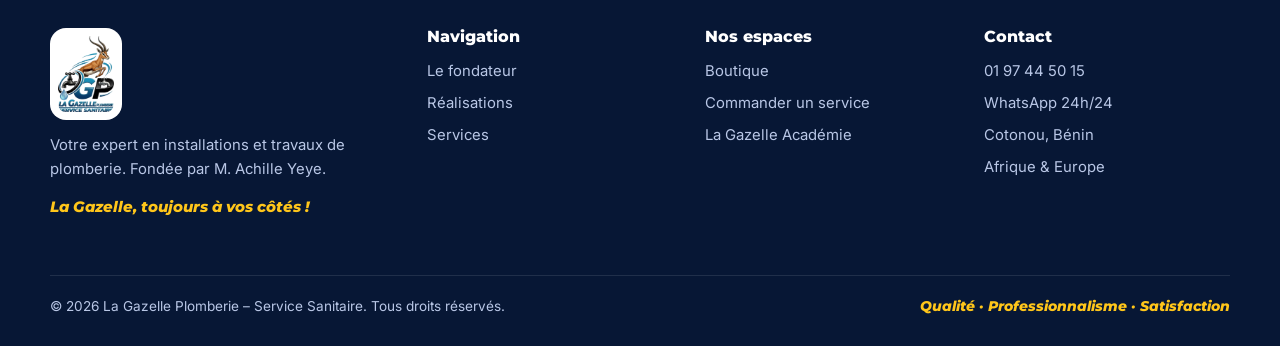
<file: site/commander.html>
<!doctype html>
<html lang="fr">
<head>
  <meta charset="utf-8">
  <meta name="viewport" content="width=device-width, initial-scale=1, viewport-fit=cover">
  <title>Commander un service ou un chantier | La Gazelle Plomberie</title>
  <meta name="description" content="Commandez en ligne un dépannage, une installation sanitaire, une rénovation ou un chantier BTP à La Gazelle Plomberie. Particuliers et entreprises, disponible 24h/24, en Afrique et en Europe.">
  <meta name="theme-color" content="#0a1f4f">

  <meta property="og:type" content="website">
  <meta property="og:locale" content="fr_FR">
  <meta property="og:title" content="La Gazelle Plomberie avance avec vous !">
  <meta property="og:description" content="Plomberie, sanitaire et BTP, disponible 24h/24. Particuliers et grandes entreprises, en Afrique et en Europe.">
  <meta property="og:image" content="assets/img/og-image.jpg">
  <meta name="twitter:card" content="summary_large_image">

  <link rel="icon" type="image/png" href="assets/img/favicon.png">
  <link rel="apple-touch-icon" href="assets/img/apple-touch-icon.png">
  <link rel="manifest" href="manifest.webmanifest">

  <link rel="preconnect" href="https://fonts.googleapis.com">
  <link rel="preconnect" href="https://fonts.gstatic.com" crossorigin>
  <link href="https://fonts.googleapis.com/css2?family=Inter:wght@400;500;600;700&family=Montserrat:ital,wght@0,700;0,800;0,900;1,700;1,800;1,900&display=swap" rel="stylesheet">
  <link rel="stylesheet" href="assets/css/style.css">
</head>
<body>
  <!-- Bibliothèque d'icônes -->
  <svg width="0" height="0" style="position:absolute" aria-hidden="true">
    <defs>
      <symbol id="i-phone" viewBox="0 0 24 24"><path fill="currentColor" d="M6.6 10.8a15.2 15.2 0 0 0 6.6 6.6l2.2-2.2a1 1 0 0 1 1-.25 11.4 11.4 0 0 0 3.6.57 1 1 0 0 1 1 1V20a1 1 0 0 1-1 1A17 17 0 0 1 3 4a1 1 0 0 1 1-1h3.5a1 1 0 0 1 1 1c0 1.25.2 2.45.57 3.57a1 1 0 0 1-.25 1z"/></symbol>
      <symbol id="i-whatsapp" viewBox="0 0 24 24"><path fill="currentColor" d="M12 2a10 10 0 0 0-8.6 15.1L2 22l5-1.3A10 10 0 1 0 12 2zm0 18.2a8.2 8.2 0 0 1-4.2-1.15l-.3-.18-3 .78.8-2.9-.2-.3A8.2 8.2 0 1 1 12 20.2zm4.5-6.1c-.25-.12-1.47-.72-1.7-.8-.22-.09-.39-.13-.55.12-.17.25-.64.8-.78.97-.14.16-.29.18-.53.06a6.7 6.7 0 0 1-3.37-2.94c-.25-.44.25-.41.72-1.36.08-.16.04-.3-.02-.43-.06-.12-.56-1.34-.76-1.83-.2-.48-.4-.41-.55-.42h-.47a.9.9 0 0 0-.65.3 2.7 2.7 0 0 0-.85 2.02 4.7 4.7 0 0 0 1 2.5 10.8 10.8 0 0 0 4.13 3.64c1.54.66 2.14.72 2.9.6.47-.07 1.47-.6 1.67-1.18.21-.58.21-1.07.15-1.18-.06-.1-.22-.16-.47-.28z"/></symbol>
      <symbol id="i-check" viewBox="0 0 24 24"><path fill="none" stroke="currentColor" stroke-width="2.4" stroke-linecap="round" stroke-linejoin="round" d="M20 6 9 17l-5-5"/></symbol>
      <symbol id="i-arrow" viewBox="0 0 24 24"><path fill="none" stroke="currentColor" stroke-width="2.2" stroke-linecap="round" stroke-linejoin="round" d="M5 12h14M13 6l6 6-6 6"/></symbol>
      <symbol id="i-clock" viewBox="0 0 24 24"><g fill="none" stroke="currentColor" stroke-width="2" stroke-linecap="round"><circle cx="12" cy="12" r="9"/><path d="M12 7v5l3 2"/></g></symbol>
      <symbol id="i-globe" viewBox="0 0 24 24"><g fill="none" stroke="currentColor" stroke-width="2"><circle cx="12" cy="12" r="9"/><path d="M3 12h18M12 3a14 14 0 0 1 0 18M12 3a14 14 0 0 0 0 18"/></g></symbol>
      <symbol id="i-building" viewBox="0 0 24 24"><g fill="none" stroke="currentColor" stroke-width="2" stroke-linejoin="round"><path d="M4 21V5l8-3v19M12 8l8 3v10M2 21h20"/><path d="M7 8h2M7 12h2M7 16h2M15 13h2M15 17h2"/></g></symbol>
      <symbol id="i-card" viewBox="0 0 24 24"><g fill="none" stroke="currentColor" stroke-width="2" stroke-linejoin="round"><rect x="2" y="5" width="20" height="14" rx="2"/><path d="M2 10h20M6 15h4"/></g></symbol>
      <symbol id="i-tap" viewBox="0 0 24 24"><g fill="none" stroke="currentColor" stroke-width="2" stroke-linecap="round" stroke-linejoin="round"><path d="M9 4h6M12 4v4M4 10h11a4 4 0 0 1 4 4v1h-4v-1H4z"/><path d="M17 19c0 1.1-.9 2-2 2s-2-.9-2-2c0-1.1 2-3.5 2-3.5"/></g></symbol>
      <symbol id="i-tools" viewBox="0 0 24 24"><g fill="none" stroke="currentColor" stroke-width="2" stroke-linecap="round" stroke-linejoin="round"><path d="M14.7 6.3a4 4 0 0 1 5-5l-2.5 2.5.6 2.4 2.4.6 2.5-2.5a4 4 0 0 1-5 5L8.5 19.5a2.1 2.1 0 0 1-3-3z"/><path d="m3 3 6 6M2 5l3-3"/></g></symbol>
      <symbol id="i-toilet" viewBox="0 0 24 24"><g fill="none" stroke="currentColor" stroke-width="2" stroke-linejoin="round"><path d="M6 3h7v7H6zM4 10h15a6 6 0 0 1-6 6H10a6 6 0 0 1-6-6zM9 16l-1 5h8l-1-5"/></g></symbol>
      <symbol id="i-hat" viewBox="0 0 24 24"><g fill="none" stroke="currentColor" stroke-width="2" stroke-linejoin="round"><path d="M2 18h20M4 18v-3a8 8 0 0 1 16 0v3M10 7V5h4v2M12 7v5"/></g></symbol>
      <symbol id="i-cart" viewBox="0 0 24 24"><g fill="none" stroke="currentColor" stroke-width="2" stroke-linecap="round" stroke-linejoin="round"><circle cx="9" cy="20" r="1.4"/><circle cx="18" cy="20" r="1.4"/><path d="M2 3h3l2.6 12.2a2 2 0 0 0 2 1.6h8.2a2 2 0 0 0 2-1.5L21.5 8H6"/></g></symbol>
      <symbol id="i-grad" viewBox="0 0 24 24"><g fill="none" stroke="currentColor" stroke-width="2" stroke-linejoin="round"><path d="M2 9l10-5 10 5-10 5z"/><path d="M6 11v5c0 1.5 2.7 3 6 3s6-1.5 6-3v-5M22 9v6"/></g></symbol>
      <symbol id="i-clipboard" viewBox="0 0 24 24"><g fill="none" stroke="currentColor" stroke-width="2" stroke-linecap="round" stroke-linejoin="round"><rect x="5" y="4" width="14" height="18" rx="2"/><path d="M9 4V2h6v2M9 11h6M9 15h6M9 19h3"/></g></symbol>
      <symbol id="i-team" viewBox="0 0 24 24"><g fill="none" stroke="currentColor" stroke-width="2" stroke-linecap="round"><circle cx="12" cy="8" r="3.2"/><circle cx="5" cy="10" r="2.3"/><circle cx="19" cy="10" r="2.3"/><path d="M6 20a6 6 0 0 1 12 0M1.5 19a4 4 0 0 1 5-3.6M22.5 19a4 4 0 0 0-5-3.6"/></g></symbol>
      <symbol id="i-pin" viewBox="0 0 24 24"><g fill="none" stroke="currentColor" stroke-width="2"><path d="M12 22s7-6.5 7-12a7 7 0 0 0-14 0c0 5.5 7 12 7 12z"/><circle cx="12" cy="10" r="2.5"/></g></symbol>
      <symbol id="i-shield" viewBox="0 0 24 24"><g fill="none" stroke="currentColor" stroke-width="2" stroke-linejoin="round"><path d="M12 2 4 5v6c0 5 3.4 9.3 8 11 4.6-1.7 8-6 8-11V5z"/><path d="m8.5 12 2.5 2.5 4.5-5"/></g></symbol>
      <symbol id="i-user" viewBox="0 0 24 24"><g fill="none" stroke="currentColor" stroke-width="2" stroke-linecap="round"><circle cx="12" cy="8" r="4"/><path d="M4 21a8 8 0 0 1 16 0"/></g></symbol>
      <symbol id="i-home" viewBox="0 0 24 24"><g fill="none" stroke="currentColor" stroke-width="2" stroke-linejoin="round"><path d="M3 11 12 3l9 8"/><path d="M5 10v11h14V10M10 21v-6h4v6"/></g></symbol>
      <symbol id="i-camera" viewBox="0 0 24 24"><g fill="none" stroke="currentColor" stroke-width="2" stroke-linejoin="round"><path d="M3 8h4l2-3h6l2 3h4v12H3z"/><circle cx="12" cy="13.5" r="3.5"/></g></symbol>
      <symbol id="i-calendar" viewBox="0 0 24 24"><g fill="none" stroke="currentColor" stroke-width="2" stroke-linecap="round"><rect x="3" y="5" width="18" height="16" rx="2"/><path d="M3 10h18M8 3v4M16 3v4"/></g></symbol>
      <symbol id="i-alert" viewBox="0 0 24 24"><g fill="none" stroke="currentColor" stroke-width="2" stroke-linecap="round" stroke-linejoin="round"><path d="M12 3 2 20h20z"/><path d="M12 10v4M12 17.5v.01"/></g></symbol>
      <symbol id="i-copy" viewBox="0 0 24 24"><g fill="none" stroke="currentColor" stroke-width="2" stroke-linejoin="round"><rect x="8" y="8" width="13" height="13" rx="2"/><path d="M16 8V5a2 2 0 0 0-2-2H5a2 2 0 0 0-2 2v9a2 2 0 0 0 2 2h3"/></g></symbol>
      <symbol id="i-chat" viewBox="0 0 24 24"><path fill="none" stroke="currentColor" stroke-width="2" stroke-linejoin="round" d="M4 4h16v12H8l-4 4z"/></symbol>
      <symbol id="i-pipe" viewBox="0 0 24 24"><g fill="none" stroke="currentColor" stroke-width="2" stroke-linejoin="round"><path d="M2 8h9a4 4 0 0 1 4 4v10M2 14h7v8"/><path d="M15 22h6M6 8v6"/></g></symbol>
      <symbol id="i-drop" viewBox="0 0 24 24"><path fill="none" stroke="currentColor" stroke-width="2" stroke-linejoin="round" d="M12 2.5S5 10 5 15a7 7 0 0 0 14 0c0-5-7-12.5-7-12.5z"/></symbol>
      <symbol id="i-pump" viewBox="0 0 24 24"><g fill="none" stroke="currentColor" stroke-width="2" stroke-linejoin="round"><circle cx="9" cy="13" r="5"/><path d="M14 13h6V8h-3M9 8V4h4M3 21h12M9 18v3"/></g></symbol>
      <symbol id="i-plus" viewBox="0 0 24 24"><path fill="none" stroke="currentColor" stroke-width="2.4" stroke-linecap="round" d="M12 5v14M5 12h14"/></symbol>
      <symbol id="i-minus" viewBox="0 0 24 24"><path fill="none" stroke="currentColor" stroke-width="2.4" stroke-linecap="round" d="M5 12h14"/></symbol>
      <symbol id="i-trash" viewBox="0 0 24 24"><g fill="none" stroke="currentColor" stroke-width="2" stroke-linecap="round" stroke-linejoin="round"><path d="M4 7h16M10 11v6M14 11v6M6 7l1 13h10l1-13M9 7V4h6v3"/></g></symbol>
      <symbol id="i-search" viewBox="0 0 24 24"><g fill="none" stroke="currentColor" stroke-width="2.2" stroke-linecap="round"><circle cx="11" cy="11" r="7"/><path d="m20 20-4-4"/></g></symbol>
      <symbol id="i-truck" viewBox="0 0 24 24"><g fill="none" stroke="currentColor" stroke-width="2" stroke-linejoin="round"><path d="M2 6h12v10H2zM14 10h4l3 3v3h-7"/><circle cx="6" cy="18" r="2"/><circle cx="17" cy="18" r="2"/></g></symbol>
      <symbol id="i-grid" viewBox="0 0 24 24"><g fill="none" stroke="currentColor" stroke-width="2"><rect x="3" y="3" width="7" height="7" rx="1.5"/><rect x="14" y="3" width="7" height="7" rx="1.5"/><rect x="3" y="14" width="7" height="7" rx="1.5"/><rect x="14" y="14" width="7" height="7" rx="1.5"/></g></symbol>
      <symbol id="i-valve" viewBox="0 0 24 24"><g fill="none" stroke="currentColor" stroke-width="2" stroke-linejoin="round" stroke-linecap="round"><path d="M2 14h5l5-3 5 3h5M2 18h20M12 11V6M8 4h8"/></g></symbol>
      <symbol id="i-fitting" viewBox="0 0 24 24"><g fill="none" stroke="currentColor" stroke-width="2" stroke-linejoin="round"><path d="M3 9h9v12M3 15h3M15 21H9"/><path d="M3 7v10M7 21h10"/></g></symbol>
    </defs>
  </svg>

  <a class="skip-link" href="#contenu">Aller au contenu</a>

  <!-- Bandeau disponibilité -->
  <div class="topbar">
    <div class="container">
      <p class="m0"><span class="pulse-dot" aria-hidden="true"></span>Disponibles <strong>24h/24 – 7j/7</strong> · <span class="hide-xs">Urgence : </span><a class="nowrap" href="tel:+2290197445015">01 97 44 50 15</a></p>
      <div class="topbar-right">
        <span>Cotonou, Bénin · Afrique &amp; Europe</span>
      </div>
    </div>
  </div>

  <!-- En-tête -->
  <header class="site-header" id="top">
    <div class="container header-inner">
      <a class="brand" href="index.html" aria-label="La Gazelle Plomberie – accueil">
        <picture>
          <source srcset="assets/img/logo-sm.webp" type="image/webp">
          <img src="assets/img/logo-sm.png" alt="" width="160" height="217">
        </picture>
        <span class="brand-text"><strong>La Gazelle</strong><span>Plomberie · Service sanitaire</span></span>
      </a>

      <button class="nav-toggle" aria-expanded="false" aria-controls="menu" aria-label="Ouvrir le menu"><span></span></button>

      <nav class="main-nav" id="menu" aria-label="Navigation principale">
        <ul>
          <li><a href="index.html#fondateur">Le fondateur</a></li>
          <li><a href="index.html#realisations">Réalisations</a></li>
          <li><a href="index.html#services">Services</a></li>
          <li><a href="boutique.html">Boutique</a></li>
          <li><a href="formations.html">Formations</a></li>
          <li class="nav-cta"><a href="commander.html" aria-current="page">Commander</a></li>
        </ul>
      </nav>
    </div>
  </header>

  <main id="contenu">
    <section class="page-hero page-hero-order" aria-labelledby="page-title">
      <div class="container">
        <span class="eyebrow">Espace 02 · Commande en ligne</span>
        <h1 id="page-title">Commander un <span class="accent">service</span> ou un <span class="accent">chantier</span></h1>
        <p>Dépannage, installation sanitaire, rénovation ou chantier BTP complet. Décrivez votre besoin en 3 étapes : votre demande arrive directement chez nous sur WhatsApp.</p>
        <ul class="hero-chips">
          <li><svg><use href="#i-clock"/></svg>Disponibles 24h/24</li>
          <li><svg><use href="#i-building"/></svg>Particuliers &amp; entreprises</li>
          <li><svg><use href="#i-globe"/></svg>Afrique &amp; Europe</li>
        </ul>
      </div>
      <svg class="wave" viewBox="0 0 1440 90" preserveAspectRatio="none" aria-hidden="true"><path fill="#ffffff" d="M0 60c120-30 240-45 360-30s240 60 360 60 240-45 360-60 240 0 360 15v45H0z"/></svg>
    </section>

    <section class="order-section">
      <div class="container">

        <!-- Urgence : raccourci direct -->
        <div class="urgent-bar">
          <span class="ico"><svg><use href="#i-alert"/></svg></span>
          <div class="txt">
            <strong>Fuite, inondation, panne urgente&nbsp;?</strong>
            <span>N'attendez pas : appelez-nous ou écrivez-nous directement, jour et nuit.</span>
          </div>
          <div class="acts">
            <a class="btn btn-gold" href="tel:+2290197445015"><svg><use href="#i-phone"/></svg> 01 97 44 50 15</a>
            <a class="btn btn-whatsapp" data-wa="URGENT – Bonjour La Gazelle, j'ai besoin d'une intervention rapide." href="https://wa.me/2290197445015" target="_blank" rel="noopener"><svg><use href="#i-whatsapp"/></svg> WhatsApp</a>
          </div>
        </div>

        <div class="order-layout">
          <!-- ============ Formulaire ============ -->
          <div class="form-card order-card">
            <form id="order-form" novalidate>
              <ol class="wizard-steps" aria-label="Étapes de la demande">
                <li class="is-active" data-for="1"><span class="n">1</span><span class="l">Votre besoin</span></li>
                <li data-for="2"><span class="n">2</span><span class="l">Le chantier</span></li>
                <li data-for="3"><span class="n">3</span><span class="l">Vos coordonnées</span></li>
              </ol>
              <div class="wizard-bar" aria-hidden="true"><span></span></div>

              <!-- Étape 1 -->
              <fieldset class="wstep" data-step="1">
                <legend class="wstep-title">Votre besoin</legend>

                <div class="field full" data-required="radio" data-name="client">
                  <span class="label" id="lbl-client">Vous êtes</span>
                  <div class="tiles tiles-2" role="radiogroup" aria-labelledby="lbl-client">
                    <label class="tile"><input type="radio" name="client" value="Particulier" id="client-part"><span><svg><use href="#i-user"/></svg><b>Un particulier</b><small>Maison, villa, appartement</small></span></label>
                    <label class="tile"><input type="radio" name="client" value="Entreprise" id="client-pro"><span><svg><use href="#i-building"/></svg><b>Une entreprise</b><small>Société, promoteur, institution</small></span></label>
                  </div>
                  <p class="err">Indiquez si vous êtes un particulier ou une entreprise.</p>
                </div>

                <div class="field full" data-required="radio" data-name="service">
                  <span class="label" id="lbl-service">Quel service souhaitez-vous&nbsp;?</span>
                  <div class="tiles tiles-4" role="radiogroup" aria-labelledby="lbl-service">
                    <label class="tile tile-urgent"><input type="radio" name="service" value="Dépannage urgent" id="svc-urgence" data-key="urgence"><span><svg><use href="#i-alert"/></svg><b>Dépannage urgent</b><small>Fuite, bouchon, panne</small></span></label>
                    <label class="tile"><input type="radio" name="service" value="Installation sanitaire complète" id="svc-installation" data-key="installation"><span><svg><use href="#i-tap"/></svg><b>Installation sanitaire</b><small>Réseaux d'eau, évacuations</small></span></label>
                    <label class="tile"><input type="radio" name="service" value="Pose d'équipements sanitaires" id="svc-equipements" data-key="equipements"><span><svg><use href="#i-toilet"/></svg><b>Équipements sanitaires</b><small>WC, lavabo, douche, robinetterie</small></span></label>
                    <label class="tile"><input type="radio" name="service" value="Rénovation (salle de bain, cuisine)" id="svc-renovation" data-key="renovation"><span><svg><use href="#i-home"/></svg><b>Rénovation</b><small>Salle de bain, cuisine</small></span></label>
                    <label class="tile"><input type="radio" name="service" value="Chantier BTP / construction" id="svc-chantier" data-key="chantier"><span><svg><use href="#i-hat"/></svg><b>Chantier BTP</b><small>Construction neuve, gros projet</small></span></label>
                    <label class="tile"><input type="radio" name="service" value="Maintenance et entretien" id="svc-maintenance" data-key="maintenance"><span><svg><use href="#i-tools"/></svg><b>Maintenance</b><small>Entretien régulier, contrat</small></span></label>
                    <label class="tile"><input type="radio" name="service" value="Étude et conseil" id="svc-etude" data-key="etude"><span><svg><use href="#i-clipboard"/></svg><b>Étude &amp; conseil</b><small>Plans, devis, expertise</small></span></label>
                    <label class="tile"><input type="radio" name="service" value="Autre demande" id="svc-autre" data-key="autre"><span><svg><use href="#i-chat"/></svg><b>Autre</b><small>Décrivez-nous votre besoin</small></span></label>
                  </div>
                  <p class="err">Choisissez le service qui correspond à votre besoin.</p>
                </div>

                <fieldset class="field full" data-required="radio" data-name="delai">
                  <legend class="label">Pour quand&nbsp;?</legend>
                  <div class="chips">
                    <label class="chip urgent"><input type="radio" name="delai" value="Urgent, aujourd'hui" id="delai-urgent"><span>Urgent, aujourd'hui</span></label>
                    <label class="chip"><input type="radio" name="delai" value="Sous 48 heures" id="delai-48h"><span>Sous 48 h</span></label>
                    <label class="chip"><input type="radio" name="delai" value="Cette semaine" id="delai-semaine"><span>Cette semaine</span></label>
                    <label class="chip"><input type="radio" name="delai" value="Ce mois-ci" id="delai-mois"><span>Ce mois-ci</span></label>
                    <label class="chip"><input type="radio" name="delai" value="Date précise" id="delai-date"><span><svg aria-hidden="true"><use href="#i-calendar"/></svg>Date précise</span></label>
                  </div>
                  <p class="err">Indiquez quand vous souhaitez l'intervention.</p>
                </fieldset>

                <div class="field" data-show-if="delai=Date précise" hidden>
                  <label for="date">Date souhaitée</label>
                  <input type="date" id="date" name="date">
                </div>
              </fieldset>

              <!-- Étape 2 -->
              <fieldset class="wstep" data-step="2">
                <legend class="wstep-title">Le chantier</legend>
                <div class="form-grid">
                  <div class="field">
                    <label for="pays">Pays</label>
                    <select id="pays" name="pays">
                      <optgroup label="Afrique">
                        <option selected>Bénin</option>
                        <option>Togo</option>
                        <option>Nigeria</option>
                        <option>Niger</option>
                        <option>Burkina Faso</option>
                        <option>Côte d'Ivoire</option>
                        <option>Sénégal</option>
                        <option>Mali</option>
                        <option>Ghana</option>
                        <option>Cameroun</option>
                        <option>Gabon</option>
                        <option>Congo</option>
                        <option>RD Congo</option>
                      </optgroup>
                      <optgroup label="Europe">
                        <option>France</option>
                        <option>Belgique</option>
                        <option>Suisse</option>
                        <option>Luxembourg</option>
                      </optgroup>
                      <option value="Autre pays">Autre pays</option>
                    </select>
                  </div>
                  <div class="field" data-required="text">
                    <label for="ville">Ville / quartier</label>
                    <input type="text" id="ville" name="ville" autocomplete="address-level2" placeholder="Ex : Cotonou, Fidjrossè">
                    <p class="err">Indiquez la ville ou le quartier du chantier.</p>
                  </div>
                  <div class="field full">
                    <label for="adresse">Adresse ou point de repère <span class="opt">(facultatif)</span></label>
                    <input type="text" id="adresse" name="adresse" autocomplete="street-address" placeholder="Ex : rue, carrefour, à côté de…">
                  </div>
                  <div class="field full">
                    <label for="batiment">Type de bâtiment</label>
                    <select id="batiment" name="batiment">
                      <option value="">Choisir…</option>
                      <option>Maison / villa</option>
                      <option>Appartement</option>
                      <option>Immeuble résidentiel</option>
                      <option>Bureaux</option>
                      <option>Hôtel / restaurant</option>
                      <option>Clinique / hôpital</option>
                      <option>École / université</option>
                      <option>Commerce / boutique</option>
                      <option>Usine / entrepôt</option>
                      <option>Bâtiment en construction</option>
                      <option>Autre</option>
                    </select>
                  </div>
                </div>

                <!-- Uniquement pour les entreprises -->
                <div class="pro-block" data-show-if="client=Entreprise" hidden>
                  <p class="pro-title"><svg aria-hidden="true"><use href="#i-building"/></svg>Informations entreprise</p>
                  <div class="form-grid">
                    <div class="field" data-required="text" data-required-if="client=Entreprise">
                      <label for="societe">Nom de l'entreprise</label>
                      <input type="text" id="societe" name="societe" autocomplete="organization">
                      <p class="err">Indiquez le nom de votre entreprise.</p>
                    </div>
                    <div class="field">
                      <label for="fonction">Votre fonction <span class="opt">(facultatif)</span></label>
                      <input type="text" id="fonction" name="fonction" autocomplete="organization-title" placeholder="Ex : directeur technique">
                    </div>
                    <div class="field">
                      <label for="taille">Taille du projet <span class="opt">(facultatif)</span></label>
                      <input type="text" id="taille" name="taille" placeholder="Ex : R+4, 20 logements, 1 200 m²">
                    </div>
                    <div class="field">
                      <label for="budget">Budget estimatif <span class="opt">(facultatif)</span></label>
                      <select id="budget" name="budget">
                        <option value="">Je préfère en discuter</option>
                        <option>Moins de 1 million FCFA</option>
                        <option>1 à 5 millions FCFA</option>
                        <option>5 à 20 millions FCFA</option>
                        <option>20 à 100 millions FCFA</option>
                        <option>Plus de 100 millions FCFA</option>
                      </select>
                    </div>
                    <fieldset class="field">
                      <legend class="label">Visite d'étude sur site&nbsp;?</legend>
                      <div class="chips">
                        <label class="chip"><input type="radio" name="visite" value="Oui" id="visite-oui"><span>Oui</span></label>
                        <label class="chip"><input type="radio" name="visite" value="Non" id="visite-non"><span>Non</span></label>
                      </div>
                    </fieldset>
                    <fieldset class="field">
                      <legend class="label">Avez-vous des plans&nbsp;?</legend>
                      <div class="chips">
                        <label class="chip"><input type="radio" name="plans" value="Oui" id="plans-oui"><span>Oui</span></label>
                        <label class="chip"><input type="radio" name="plans" value="Non" id="plans-non"><span>Non</span></label>
                        <label class="chip"><input type="radio" name="plans" value="En cours" id="plans-encours"><span>En cours</span></label>
                      </div>
                    </fieldset>
                  </div>
                </div>

                <div class="form-grid">
                  <div class="field full" data-required="text" data-minlength="10">
                    <label for="description">Décrivez votre besoin</label>
                    <textarea id="description" name="description" rows="5" placeholder="Ex : fuite sous l'évier de la cuisine depuis ce matin, l'eau coule en continu."></textarea>
                    <p class="err">Décrivez votre besoin en quelques mots (10 caractères minimum).</p>
                  </div>

                  <div class="field full">
                    <span class="label">Photos du problème ou plans <span class="opt">(facultatif, recommandé)</span></span>
                    <label class="upload" for="photos">
                      <svg aria-hidden="true"><use href="#i-camera"/></svg>
                      <span><b>Ajouter des photos</b><small>Elles nous aident à préparer l'intervention</small></span>
                    </label>
                    <input class="visually-hidden" type="file" id="photos" name="photos" accept="image/*" multiple>
                    <div class="thumbs" id="thumbs" aria-live="polite"></div>
                  </div>
                </div>
              </fieldset>

              <!-- Étape 3 -->
              <fieldset class="wstep" data-step="3">
                <legend class="wstep-title">Vos coordonnées</legend>
                <div class="form-grid">
                  <div class="field" data-required="text">
                    <label for="nom">Nom complet</label>
                    <input type="text" id="nom" name="nom" autocomplete="name">
                    <p class="err">Indiquez votre nom.</p>
                  </div>
                  <div class="field" data-required="tel">
                    <label for="tel">Téléphone / WhatsApp</label>
                    <input type="tel" id="tel" name="tel" autocomplete="tel" inputmode="tel" placeholder="Ex : 01 97 44 50 15 ou +33 6…">
                    <p class="err">Indiquez un numéro valide (8 chiffres minimum).</p>
                  </div>
                  <div class="field" data-required="email-optional">
                    <label for="email">E-mail <span class="opt">(facultatif)</span></label>
                    <input type="email" id="email" name="email" autocomplete="email">
                    <p class="err">Cette adresse e-mail n'est pas valide.</p>
                  </div>
                  <div class="field">
                    <label for="creneau">Quand vous joindre&nbsp;?</label>
                    <select id="creneau" name="creneau">
                      <option>À tout moment</option>
                      <option>Le matin</option>
                      <option>L'après-midi</option>
                      <option>Le soir</option>
                    </select>
                  </div>
                  <fieldset class="field full">
                    <legend class="label">Comment préférez-vous être contacté&nbsp;?</legend>
                    <div class="chips">
                      <label class="chip"><input type="radio" name="contact" value="WhatsApp" id="contact-wa" checked><span>WhatsApp</span></label>
                      <label class="chip"><input type="radio" name="contact" value="Appel" id="contact-appel"><span>Appel</span></label>
                      <label class="chip"><input type="radio" name="contact" value="E-mail" id="contact-email"><span>E-mail</span></label>
                    </div>
                  </fieldset>
                  <div class="field full" data-required="checkbox">
                    <label class="consent" for="consent">
                      <input type="checkbox" id="consent" name="consent">
                      <span>J'accepte que La Gazelle Plomberie utilise ces informations pour me recontacter et traiter ma demande.</span>
                    </label>
                    <p class="err">Cochez cette case pour envoyer votre demande.</p>
                  </div>
                </div>
              </fieldset>

              <div class="wizard-nav">
                <button type="button" class="btn btn-ghost" id="btn-prev" hidden>← Retour</button>
                <button type="button" class="btn btn-blue" id="btn-next">Continuer <svg><use href="#i-arrow"/></svg></button>
                <button type="submit" class="btn btn-whatsapp" id="btn-submit"><svg><use href="#i-whatsapp"/></svg> Envoyer ma demande</button>
              </div>
              <p class="form-legal">Vos informations servent uniquement à traiter votre demande. Elles ne sont ni stockées sur ce site ni transmises à des tiers.</p>
            </form>

            <!-- Confirmation -->
            <div class="order-done" id="order-done" hidden tabindex="-1">
              <span class="done-ico"><svg><use href="#i-check"/></svg></span>
              <h2>Votre demande est prête</h2>
              <p class="ref">Référence : <strong id="order-ref">—</strong></p>
              <p>Envoyez-la-nous sur WhatsApp : nous vous recontactons rapidement, jour et nuit.</p>
              <div class="done-actions">
                <a class="btn btn-whatsapp btn-block" id="send-wa" href="https://wa.me/2290197445015" target="_blank" rel="noopener"><svg><use href="#i-whatsapp"/></svg> Envoyer sur WhatsApp</a>
                <button type="button" class="btn btn-blue btn-block" id="send-share" hidden><svg><use href="#i-camera"/></svg> Envoyer avec les photos</button>
                <div class="done-row">
                  <button type="button" class="btn btn-ghost" id="copy-recap"><svg><use href="#i-copy"/></svg> <span>Copier le récapitulatif</span></button>
                  <a class="btn btn-ghost" id="send-sms" href="sms:+2290197445015"><svg><use href="#i-chat"/></svg> Par SMS</a>
                </div>
              </div>
              <p class="photo-hint" id="photo-hint" hidden><svg aria-hidden="true"><use href="#i-camera"/></svg> Pensez à joindre vos photos dans la conversation WhatsApp, juste après le message.</p>
              <details class="recap">
                <summary>Voir le récapitulatif</summary>
                <pre id="order-recap"></pre>
              </details>
              <button type="button" class="back-link linklike" id="btn-edit">← Modifier ma demande</button>
            </div>
          </div>

          <!-- ============ Colonne d'informations ============ -->
          <aside class="order-aside">
            <div class="aside-card">
              <h2>Comment ça se passe&nbsp;?</h2>
              <ol class="process">
                <li><span class="n">1</span><div><b>Vous envoyez votre demande</b><p>En 3 étapes, avec photos si possible.</p></div></li>
                <li><span class="n">2</span><div><b>Nous vous recontactons</b><p>Par WhatsApp ou par téléphone, jour et nuit.</p></div></li>
                <li><span class="n">3</span><div><b>Étude et devis</b><p>Diagnostic, visite sur site si nécessaire, puis devis détaillé.</p></div></li>
                <li><span class="n">4</span><div><b>Intervention et suivi</b><p>Travail soigné et durable, réalisé par nos équipes.</p></div></li>
              </ol>
            </div>

            <div class="aside-card aside-dark">
              <h2>Grands projets &amp; entreprises</h2>
              <p>Promoteurs, hôtels, cliniques, bureaux : La Gazelle accompagne vos chantiers BTP de l'étude à la livraison, en Afrique et en Europe.</p>
              <a class="btn btn-gold btn-block" data-wa="Bonjour M. Achille Yeye, je représente une entreprise et je souhaite échanger sur un projet." href="https://wa.me/2290197445015" target="_blank" rel="noopener">Échanger avec le fondateur</a>
            </div>

            <div class="aside-card">
              <h2>Paiement</h2>
              <ul class="pay-chips">
                <li>Mobile Money</li>
                <li>Carte bancaire</li>
                <li>Virement</li>
                <li>Espèces</li>
              </ul>
              <p class="small">Contact direct : <strong class="nowrap">01 97 44 50 15</strong> (appel et WhatsApp)</p>
            </div>
          </aside>
        </div>
      </div>
    </section>
  </main>


  <!-- Pied de page -->
  <footer class="site-footer">
    <div class="container footer-grid">
      <div class="footer-brand">
        <img src="assets/img/logo-sm.png" alt="Logo La Gazelle Plomberie – Service Sanitaire" width="160" height="217">
        <p>Votre expert en installations et travaux de plomberie. Fondée par M. Achille Yeye.</p>
        <p class="slogan">La Gazelle, toujours à vos côtés&nbsp;!</p>
      </div>
      <div>
        <h4>Navigation</h4>
        <ul>
          <li><a href="index.html#fondateur">Le fondateur</a></li>
          <li><a href="index.html#realisations">Réalisations</a></li>
          <li><a href="index.html#services">Services</a></li>
        </ul>
      </div>
      <div>
        <h4>Nos espaces</h4>
        <ul>
          <li><a href="boutique.html">Boutique</a></li>
          <li><a href="commander.html">Commander un service</a></li>
          <li><a href="formations.html">La Gazelle Académie</a></li>
        </ul>
      </div>
      <div>
        <h4>Contact</h4>
        <ul>
          <li><a href="tel:+2290197445015">01 97 44 50 15</a></li>
          <li><a href="https://wa.me/2290197445015" target="_blank" rel="noopener">WhatsApp 24h/24</a></li>
          <li>Cotonou, Bénin</li>
          <li>Afrique &amp; Europe</li>
        </ul>
      </div>
    </div>
    <div class="container footer-bottom">
      <span>© <span data-year>2026</span> La Gazelle Plomberie – Service Sanitaire. Tous droits réservés.</span>
      <span class="slogan">Qualité · Professionnalisme · Satisfaction</span>
    </div>
  </footer>

  <!-- Bouton WhatsApp flottant (ordinateur) -->
  <a class="fab-whatsapp" data-wa="Bonjour La Gazelle Plomberie !" href="https://wa.me/2290197445015" target="_blank" rel="noopener" aria-label="Nous écrire sur WhatsApp">
    <svg><use href="#i-whatsapp"/></svg>
  </a>

  <!-- Barre d'actions (mobile) -->
  <nav class="mobile-bar" aria-label="Actions rapides">
    <a class="call" href="tel:+2290197445015"><svg><use href="#i-phone"/></svg>Appeler</a>
    <a class="wa" data-wa="Bonjour La Gazelle Plomberie !" href="https://wa.me/2290197445015" target="_blank" rel="noopener"><svg><use href="#i-whatsapp"/></svg>WhatsApp</a>
    <a class="quote" href="commander.html"><svg><use href="#i-hat"/></svg>Commander</a>
  </nav>

  <script src="assets/js/main.js" defer></script>
  <script src="assets/js/commander.js" defer></script>
</body>
</html>
</file>
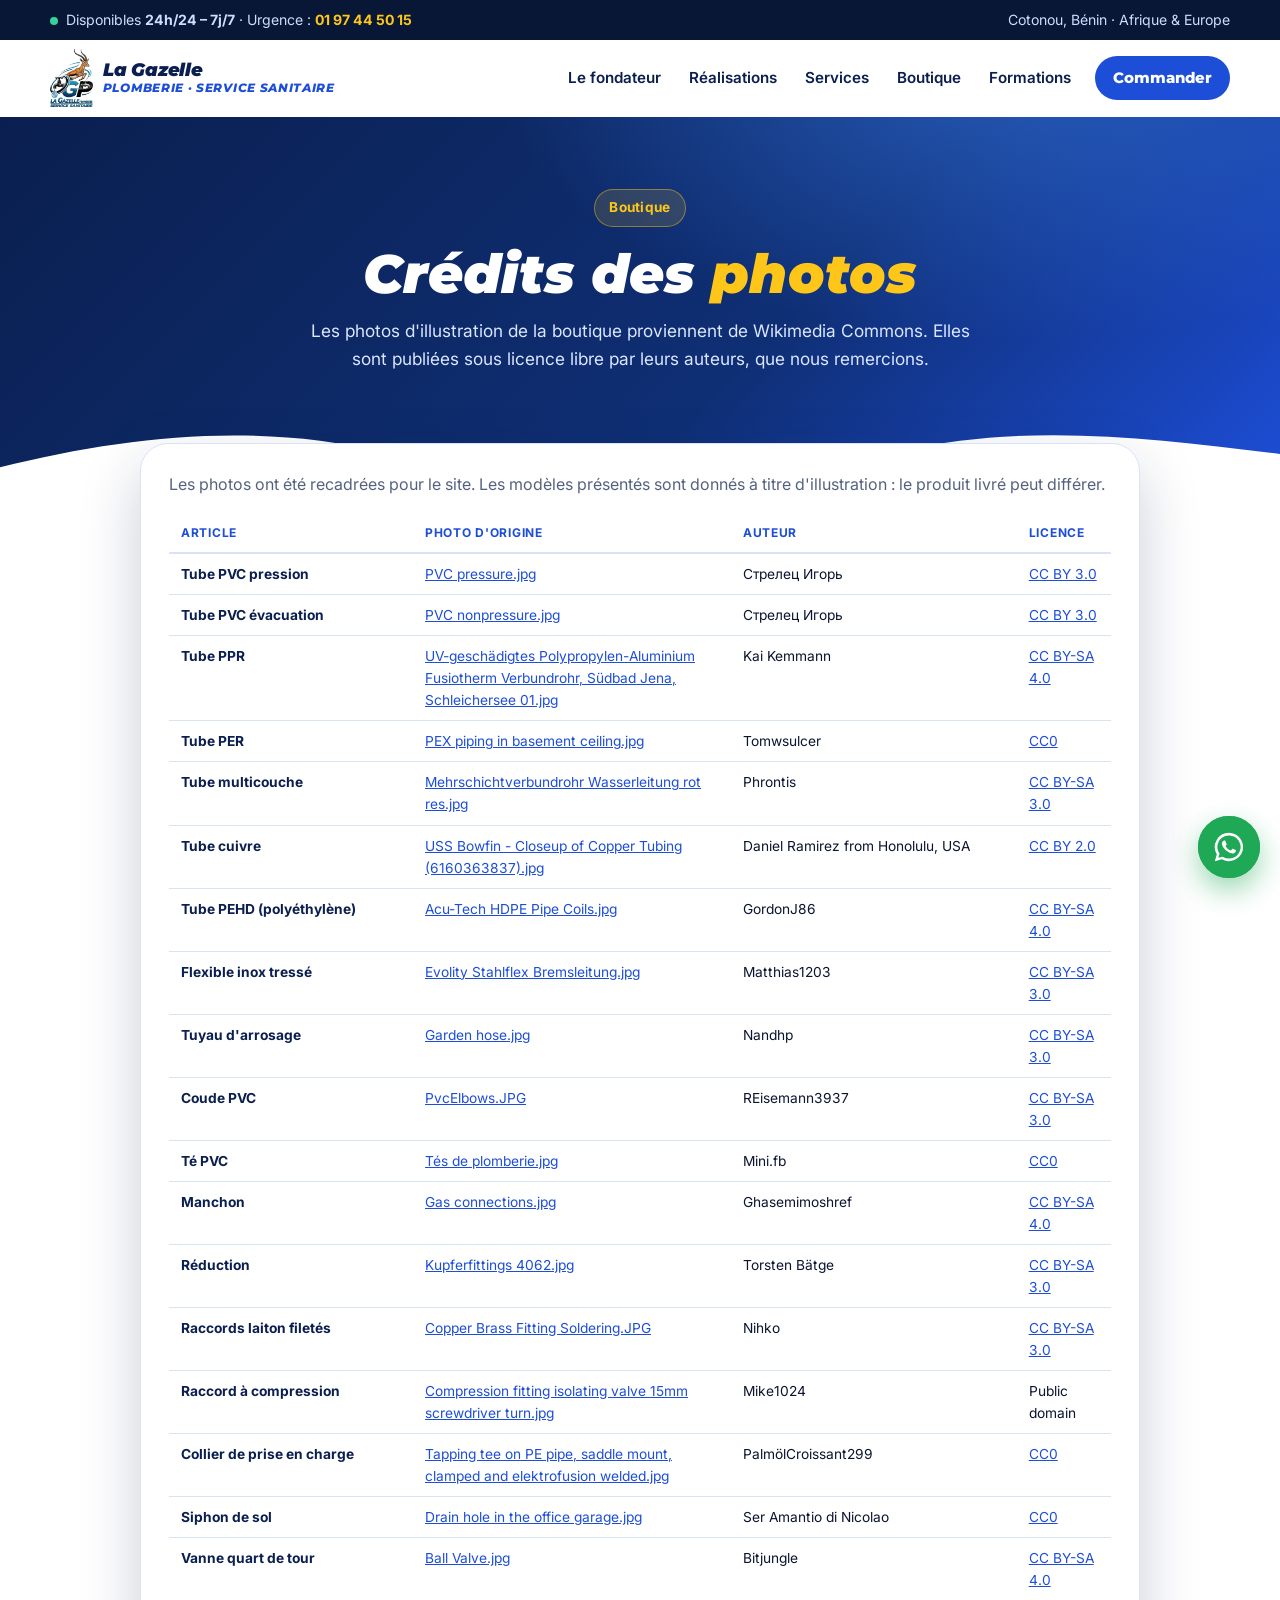
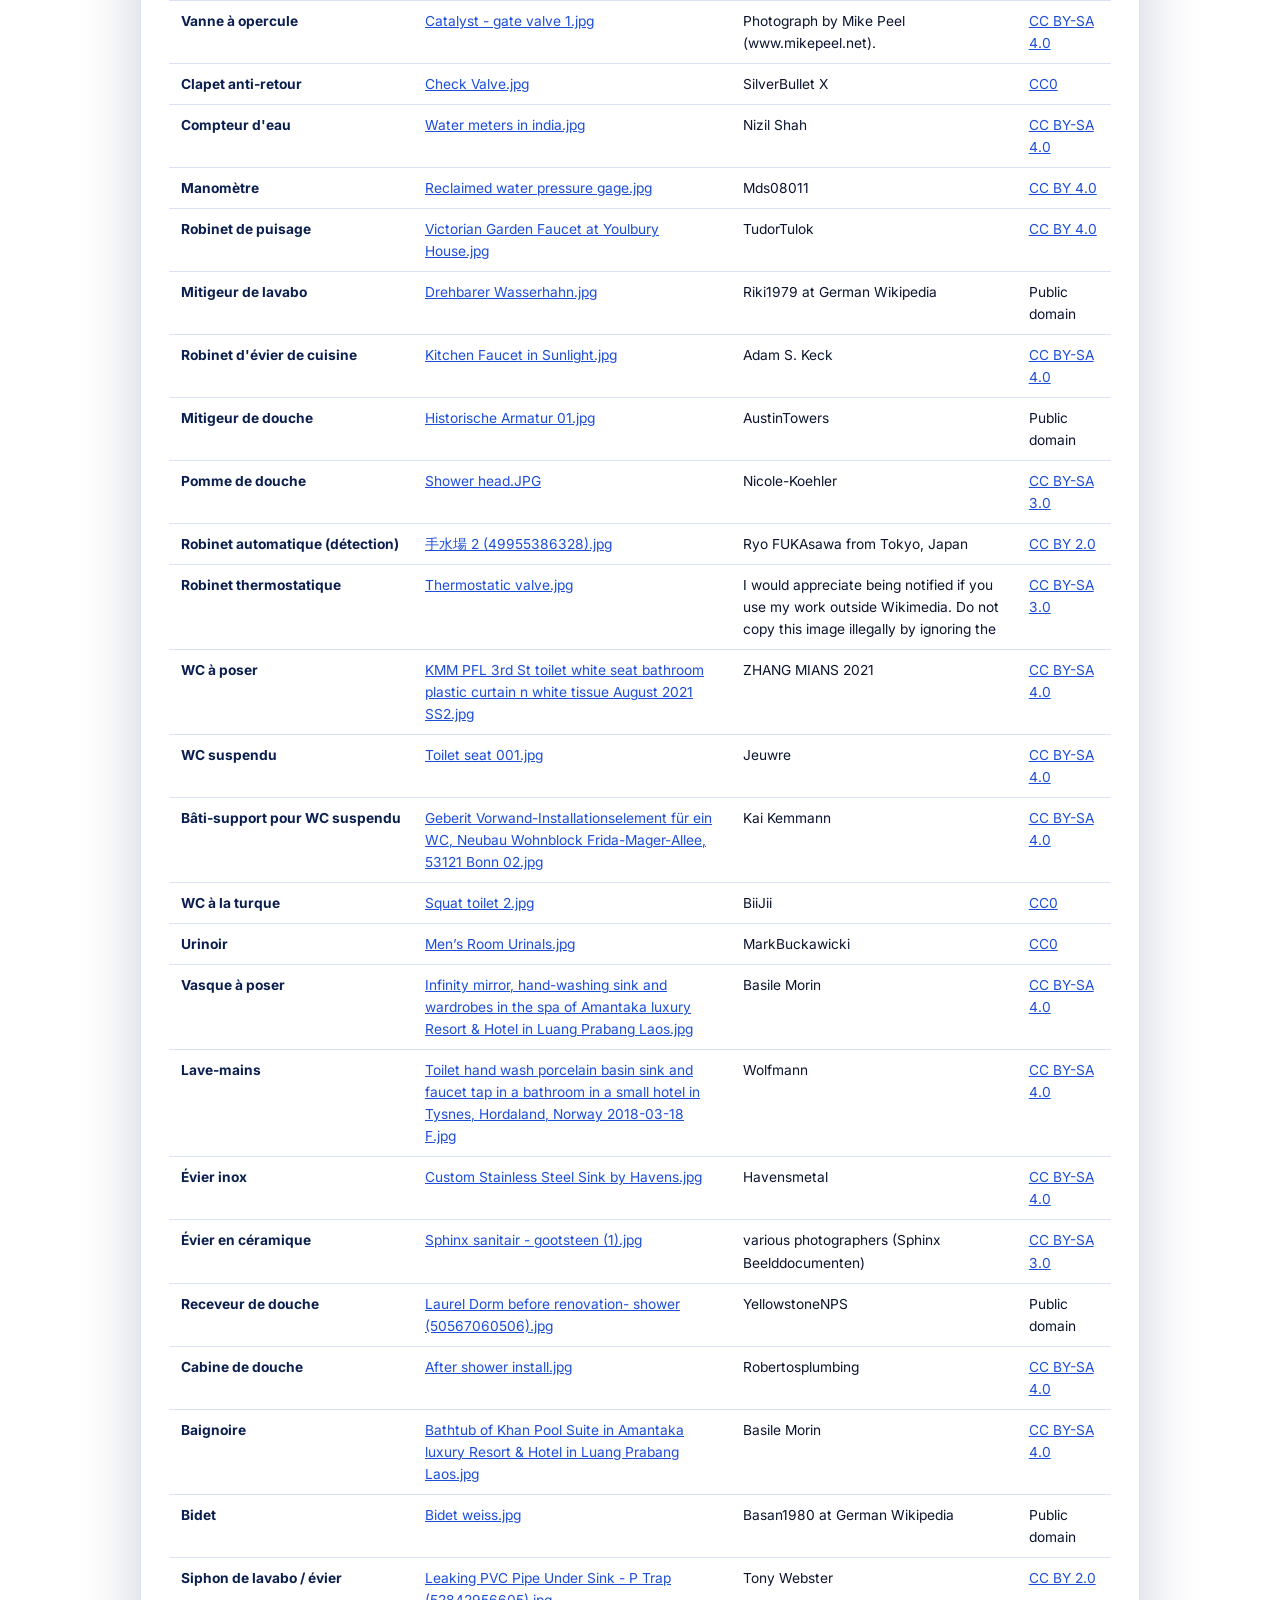
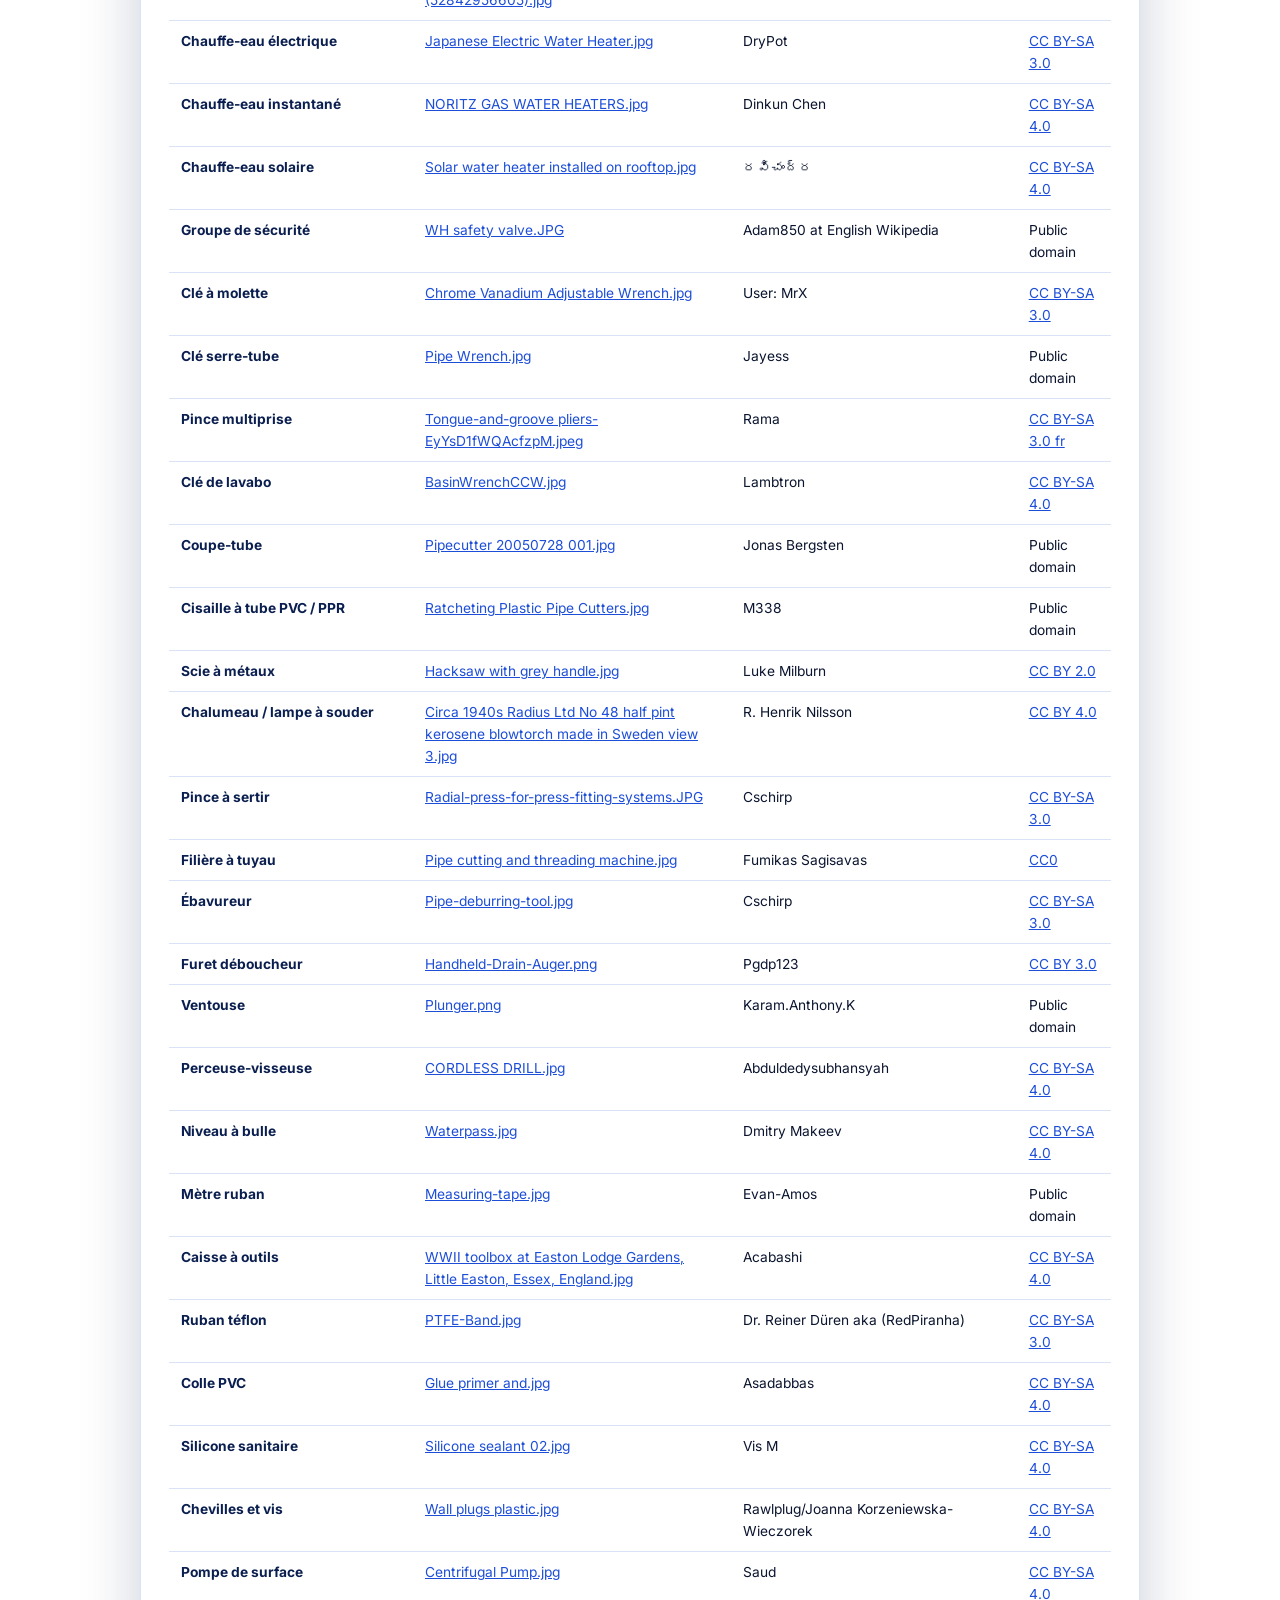
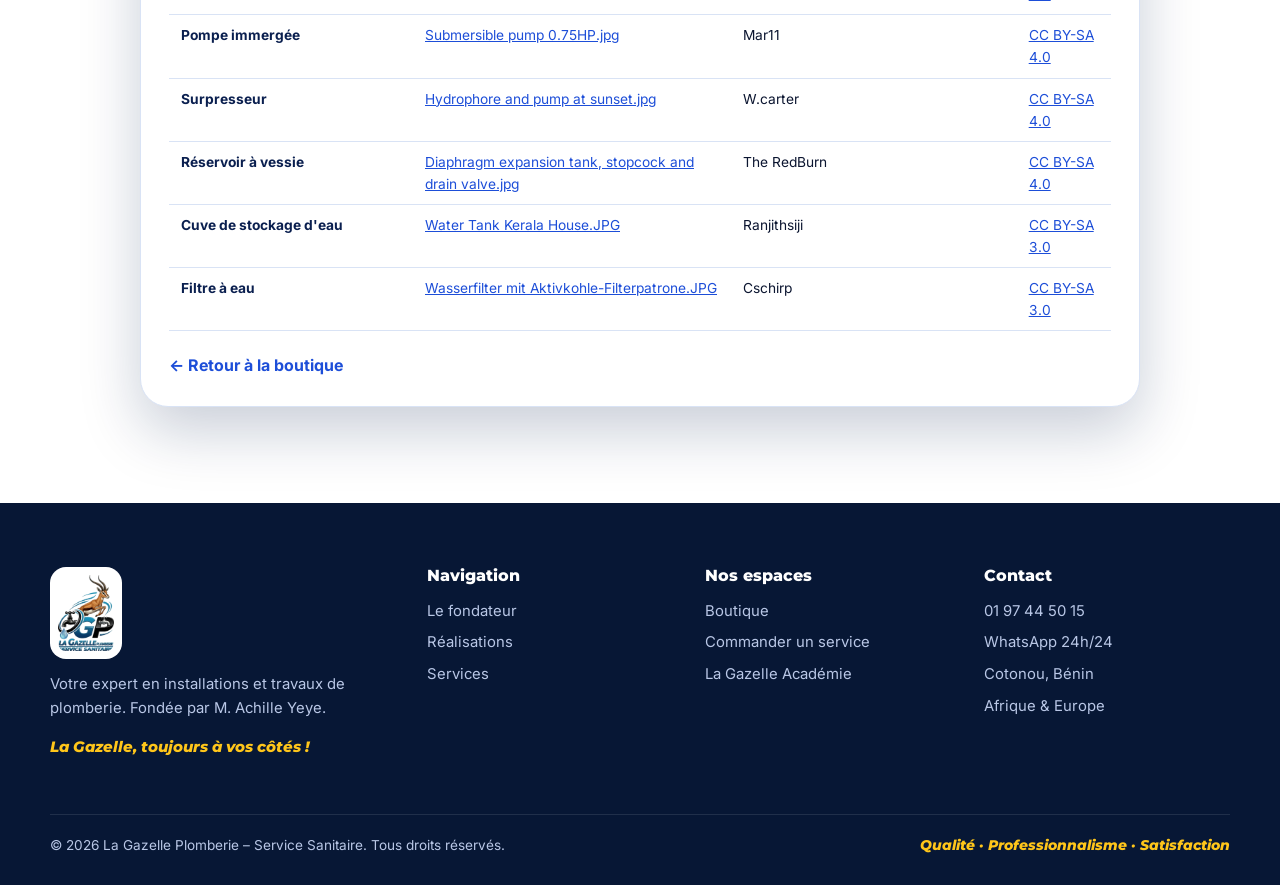
<file: site/credits-photos.html>
<!doctype html>
<html lang="fr">
<head>
  <meta charset="utf-8">
  <meta name="viewport" content="width=device-width, initial-scale=1, viewport-fit=cover">
  <title>Crédits des photos | La Gazelle Plomberie</title>
  <meta name="description" content="Auteurs et licences des photos d'illustration de la boutique La Gazelle Plomberie (Wikimedia Commons).">
  <meta name="theme-color" content="#0a1f4f">

  <meta property="og:type" content="website">
  <meta property="og:locale" content="fr_FR">
  <meta property="og:title" content="La Gazelle Plomberie avance avec vous !">
  <meta property="og:description" content="Plomberie, sanitaire et BTP, disponible 24h/24. Particuliers et grandes entreprises, en Afrique et en Europe.">
  <meta property="og:image" content="assets/img/og-image.jpg">
  <meta name="twitter:card" content="summary_large_image">

  <link rel="icon" type="image/png" href="assets/img/favicon.png">
  <link rel="apple-touch-icon" href="assets/img/apple-touch-icon.png">
  <link rel="manifest" href="manifest.webmanifest">

  <link rel="preconnect" href="https://fonts.googleapis.com">
  <link rel="preconnect" href="https://fonts.gstatic.com" crossorigin>
  <link href="https://fonts.googleapis.com/css2?family=Inter:wght@400;500;600;700&family=Montserrat:ital,wght@0,700;0,800;0,900;1,700;1,800;1,900&display=swap" rel="stylesheet">
  <link rel="stylesheet" href="assets/css/style.css">
</head>
<body>
  <!-- Bibliothèque d'icônes -->
  <svg width="0" height="0" style="position:absolute" aria-hidden="true">
    <defs>
      <symbol id="i-phone" viewBox="0 0 24 24"><path fill="currentColor" d="M6.6 10.8a15.2 15.2 0 0 0 6.6 6.6l2.2-2.2a1 1 0 0 1 1-.25 11.4 11.4 0 0 0 3.6.57 1 1 0 0 1 1 1V20a1 1 0 0 1-1 1A17 17 0 0 1 3 4a1 1 0 0 1 1-1h3.5a1 1 0 0 1 1 1c0 1.25.2 2.45.57 3.57a1 1 0 0 1-.25 1z"/></symbol>
      <symbol id="i-whatsapp" viewBox="0 0 24 24"><path fill="currentColor" d="M12 2a10 10 0 0 0-8.6 15.1L2 22l5-1.3A10 10 0 1 0 12 2zm0 18.2a8.2 8.2 0 0 1-4.2-1.15l-.3-.18-3 .78.8-2.9-.2-.3A8.2 8.2 0 1 1 12 20.2zm4.5-6.1c-.25-.12-1.47-.72-1.7-.8-.22-.09-.39-.13-.55.12-.17.25-.64.8-.78.97-.14.16-.29.18-.53.06a6.7 6.7 0 0 1-3.37-2.94c-.25-.44.25-.41.72-1.36.08-.16.04-.3-.02-.43-.06-.12-.56-1.34-.76-1.83-.2-.48-.4-.41-.55-.42h-.47a.9.9 0 0 0-.65.3 2.7 2.7 0 0 0-.85 2.02 4.7 4.7 0 0 0 1 2.5 10.8 10.8 0 0 0 4.13 3.64c1.54.66 2.14.72 2.9.6.47-.07 1.47-.6 1.67-1.18.21-.58.21-1.07.15-1.18-.06-.1-.22-.16-.47-.28z"/></symbol>
      <symbol id="i-check" viewBox="0 0 24 24"><path fill="none" stroke="currentColor" stroke-width="2.4" stroke-linecap="round" stroke-linejoin="round" d="M20 6 9 17l-5-5"/></symbol>
      <symbol id="i-arrow" viewBox="0 0 24 24"><path fill="none" stroke="currentColor" stroke-width="2.2" stroke-linecap="round" stroke-linejoin="round" d="M5 12h14M13 6l6 6-6 6"/></symbol>
      <symbol id="i-clock" viewBox="0 0 24 24"><g fill="none" stroke="currentColor" stroke-width="2" stroke-linecap="round"><circle cx="12" cy="12" r="9"/><path d="M12 7v5l3 2"/></g></symbol>
      <symbol id="i-globe" viewBox="0 0 24 24"><g fill="none" stroke="currentColor" stroke-width="2"><circle cx="12" cy="12" r="9"/><path d="M3 12h18M12 3a14 14 0 0 1 0 18M12 3a14 14 0 0 0 0 18"/></g></symbol>
      <symbol id="i-building" viewBox="0 0 24 24"><g fill="none" stroke="currentColor" stroke-width="2" stroke-linejoin="round"><path d="M4 21V5l8-3v19M12 8l8 3v10M2 21h20"/><path d="M7 8h2M7 12h2M7 16h2M15 13h2M15 17h2"/></g></symbol>
      <symbol id="i-card" viewBox="0 0 24 24"><g fill="none" stroke="currentColor" stroke-width="2" stroke-linejoin="round"><rect x="2" y="5" width="20" height="14" rx="2"/><path d="M2 10h20M6 15h4"/></g></symbol>
      <symbol id="i-tap" viewBox="0 0 24 24"><g fill="none" stroke="currentColor" stroke-width="2" stroke-linecap="round" stroke-linejoin="round"><path d="M9 4h6M12 4v4M4 10h11a4 4 0 0 1 4 4v1h-4v-1H4z"/><path d="M17 19c0 1.1-.9 2-2 2s-2-.9-2-2c0-1.1 2-3.5 2-3.5"/></g></symbol>
      <symbol id="i-tools" viewBox="0 0 24 24"><g fill="none" stroke="currentColor" stroke-width="2" stroke-linecap="round" stroke-linejoin="round"><path d="M14.7 6.3a4 4 0 0 1 5-5l-2.5 2.5.6 2.4 2.4.6 2.5-2.5a4 4 0 0 1-5 5L8.5 19.5a2.1 2.1 0 0 1-3-3z"/><path d="m3 3 6 6M2 5l3-3"/></g></symbol>
      <symbol id="i-toilet" viewBox="0 0 24 24"><g fill="none" stroke="currentColor" stroke-width="2" stroke-linejoin="round"><path d="M6 3h7v7H6zM4 10h15a6 6 0 0 1-6 6H10a6 6 0 0 1-6-6zM9 16l-1 5h8l-1-5"/></g></symbol>
      <symbol id="i-hat" viewBox="0 0 24 24"><g fill="none" stroke="currentColor" stroke-width="2" stroke-linejoin="round"><path d="M2 18h20M4 18v-3a8 8 0 0 1 16 0v3M10 7V5h4v2M12 7v5"/></g></symbol>
      <symbol id="i-cart" viewBox="0 0 24 24"><g fill="none" stroke="currentColor" stroke-width="2" stroke-linecap="round" stroke-linejoin="round"><circle cx="9" cy="20" r="1.4"/><circle cx="18" cy="20" r="1.4"/><path d="M2 3h3l2.6 12.2a2 2 0 0 0 2 1.6h8.2a2 2 0 0 0 2-1.5L21.5 8H6"/></g></symbol>
      <symbol id="i-grad" viewBox="0 0 24 24"><g fill="none" stroke="currentColor" stroke-width="2" stroke-linejoin="round"><path d="M2 9l10-5 10 5-10 5z"/><path d="M6 11v5c0 1.5 2.7 3 6 3s6-1.5 6-3v-5M22 9v6"/></g></symbol>
      <symbol id="i-clipboard" viewBox="0 0 24 24"><g fill="none" stroke="currentColor" stroke-width="2" stroke-linecap="round" stroke-linejoin="round"><rect x="5" y="4" width="14" height="18" rx="2"/><path d="M9 4V2h6v2M9 11h6M9 15h6M9 19h3"/></g></symbol>
      <symbol id="i-team" viewBox="0 0 24 24"><g fill="none" stroke="currentColor" stroke-width="2" stroke-linecap="round"><circle cx="12" cy="8" r="3.2"/><circle cx="5" cy="10" r="2.3"/><circle cx="19" cy="10" r="2.3"/><path d="M6 20a6 6 0 0 1 12 0M1.5 19a4 4 0 0 1 5-3.6M22.5 19a4 4 0 0 0-5-3.6"/></g></symbol>
      <symbol id="i-pin" viewBox="0 0 24 24"><g fill="none" stroke="currentColor" stroke-width="2"><path d="M12 22s7-6.5 7-12a7 7 0 0 0-14 0c0 5.5 7 12 7 12z"/><circle cx="12" cy="10" r="2.5"/></g></symbol>
      <symbol id="i-shield" viewBox="0 0 24 24"><g fill="none" stroke="currentColor" stroke-width="2" stroke-linejoin="round"><path d="M12 2 4 5v6c0 5 3.4 9.3 8 11 4.6-1.7 8-6 8-11V5z"/><path d="m8.5 12 2.5 2.5 4.5-5"/></g></symbol>
      <symbol id="i-user" viewBox="0 0 24 24"><g fill="none" stroke="currentColor" stroke-width="2" stroke-linecap="round"><circle cx="12" cy="8" r="4"/><path d="M4 21a8 8 0 0 1 16 0"/></g></symbol>
      <symbol id="i-home" viewBox="0 0 24 24"><g fill="none" stroke="currentColor" stroke-width="2" stroke-linejoin="round"><path d="M3 11 12 3l9 8"/><path d="M5 10v11h14V10M10 21v-6h4v6"/></g></symbol>
      <symbol id="i-camera" viewBox="0 0 24 24"><g fill="none" stroke="currentColor" stroke-width="2" stroke-linejoin="round"><path d="M3 8h4l2-3h6l2 3h4v12H3z"/><circle cx="12" cy="13.5" r="3.5"/></g></symbol>
      <symbol id="i-calendar" viewBox="0 0 24 24"><g fill="none" stroke="currentColor" stroke-width="2" stroke-linecap="round"><rect x="3" y="5" width="18" height="16" rx="2"/><path d="M3 10h18M8 3v4M16 3v4"/></g></symbol>
      <symbol id="i-alert" viewBox="0 0 24 24"><g fill="none" stroke="currentColor" stroke-width="2" stroke-linecap="round" stroke-linejoin="round"><path d="M12 3 2 20h20z"/><path d="M12 10v4M12 17.5v.01"/></g></symbol>
      <symbol id="i-copy" viewBox="0 0 24 24"><g fill="none" stroke="currentColor" stroke-width="2" stroke-linejoin="round"><rect x="8" y="8" width="13" height="13" rx="2"/><path d="M16 8V5a2 2 0 0 0-2-2H5a2 2 0 0 0-2 2v9a2 2 0 0 0 2 2h3"/></g></symbol>
      <symbol id="i-chat" viewBox="0 0 24 24"><path fill="none" stroke="currentColor" stroke-width="2" stroke-linejoin="round" d="M4 4h16v12H8l-4 4z"/></symbol>
      <symbol id="i-pipe" viewBox="0 0 24 24"><g fill="none" stroke="currentColor" stroke-width="2" stroke-linejoin="round"><path d="M2 8h9a4 4 0 0 1 4 4v10M2 14h7v8"/><path d="M15 22h6M6 8v6"/></g></symbol>
      <symbol id="i-drop" viewBox="0 0 24 24"><path fill="none" stroke="currentColor" stroke-width="2" stroke-linejoin="round" d="M12 2.5S5 10 5 15a7 7 0 0 0 14 0c0-5-7-12.5-7-12.5z"/></symbol>
      <symbol id="i-pump" viewBox="0 0 24 24"><g fill="none" stroke="currentColor" stroke-width="2" stroke-linejoin="round"><circle cx="9" cy="13" r="5"/><path d="M14 13h6V8h-3M9 8V4h4M3 21h12M9 18v3"/></g></symbol>
      <symbol id="i-plus" viewBox="0 0 24 24"><path fill="none" stroke="currentColor" stroke-width="2.4" stroke-linecap="round" d="M12 5v14M5 12h14"/></symbol>
      <symbol id="i-minus" viewBox="0 0 24 24"><path fill="none" stroke="currentColor" stroke-width="2.4" stroke-linecap="round" d="M5 12h14"/></symbol>
      <symbol id="i-trash" viewBox="0 0 24 24"><g fill="none" stroke="currentColor" stroke-width="2" stroke-linecap="round" stroke-linejoin="round"><path d="M4 7h16M10 11v6M14 11v6M6 7l1 13h10l1-13M9 7V4h6v3"/></g></symbol>
      <symbol id="i-search" viewBox="0 0 24 24"><g fill="none" stroke="currentColor" stroke-width="2.2" stroke-linecap="round"><circle cx="11" cy="11" r="7"/><path d="m20 20-4-4"/></g></symbol>
      <symbol id="i-truck" viewBox="0 0 24 24"><g fill="none" stroke="currentColor" stroke-width="2" stroke-linejoin="round"><path d="M2 6h12v10H2zM14 10h4l3 3v3h-7"/><circle cx="6" cy="18" r="2"/><circle cx="17" cy="18" r="2"/></g></symbol>
      <symbol id="i-grid" viewBox="0 0 24 24"><g fill="none" stroke="currentColor" stroke-width="2"><rect x="3" y="3" width="7" height="7" rx="1.5"/><rect x="14" y="3" width="7" height="7" rx="1.5"/><rect x="3" y="14" width="7" height="7" rx="1.5"/><rect x="14" y="14" width="7" height="7" rx="1.5"/></g></symbol>
      <symbol id="i-valve" viewBox="0 0 24 24"><g fill="none" stroke="currentColor" stroke-width="2" stroke-linejoin="round" stroke-linecap="round"><path d="M2 14h5l5-3 5 3h5M2 18h20M12 11V6M8 4h8"/></g></symbol>
      <symbol id="i-fitting" viewBox="0 0 24 24"><g fill="none" stroke="currentColor" stroke-width="2" stroke-linejoin="round"><path d="M3 9h9v12M3 15h3M15 21H9"/><path d="M3 7v10M7 21h10"/></g></symbol>
    </defs>
  </svg>

  <a class="skip-link" href="#contenu">Aller au contenu</a>

  <!-- Bandeau disponibilité -->
  <div class="topbar">
    <div class="container">
      <p class="m0"><span class="pulse-dot" aria-hidden="true"></span>Disponibles <strong>24h/24 – 7j/7</strong> · <span class="hide-xs">Urgence : </span><a class="nowrap" href="tel:+2290197445015">01 97 44 50 15</a></p>
      <div class="topbar-right">
        <span>Cotonou, Bénin · Afrique &amp; Europe</span>
      </div>
    </div>
  </div>

  <!-- En-tête -->
  <header class="site-header" id="top">
    <div class="container header-inner">
      <a class="brand" href="index.html" aria-label="La Gazelle Plomberie – accueil">
        <picture>
          <source srcset="assets/img/logo-sm.webp" type="image/webp">
          <img src="assets/img/logo-sm.png" alt="" width="160" height="217">
        </picture>
        <span class="brand-text"><strong>La Gazelle</strong><span>Plomberie · Service sanitaire</span></span>
      </a>

      <button class="nav-toggle" aria-expanded="false" aria-controls="menu" aria-label="Ouvrir le menu"><span></span></button>

      <nav class="main-nav" id="menu" aria-label="Navigation principale">
        <ul>
          <li><a href="index.html#fondateur">Le fondateur</a></li>
          <li><a href="index.html#realisations">Réalisations</a></li>
          <li><a href="index.html#services">Services</a></li>
          <li><a href="boutique.html" aria-current="page">Boutique</a></li>
          <li><a href="formations.html">Formations</a></li>
          <li class="nav-cta"><a href="commander.html">Commander</a></li>
        </ul>
      </nav>
    </div>
  </header>

  <main id="contenu">
    <section class="page-hero" aria-labelledby="page-title">
      <div class="container">
        <span class="eyebrow">Boutique</span>
        <h1 id="page-title">Crédits des <span class="accent">photos</span></h1>
        <p>Les photos d'illustration de la boutique proviennent de Wikimedia Commons. Elles sont publiées sous licence libre par leurs auteurs, que nous remercions.</p>
      </div>
      <svg class="wave" viewBox="0 0 1440 90" preserveAspectRatio="none" aria-hidden="true"><path fill="#ffffff" d="M0 60c120-30 240-45 360-30s240 60 360 60 240-45 360-60 240 0 360 15v45H0z"/></svg>
    </section>
    <section class="section" style="padding-top:0">
      <div class="container">
        <div class="credits-wrap">
          <p>Les photos ont été recadrées pour le site. Les modèles présentés sont donnés à titre d'illustration : le produit livré peut différer.</p>
          <div class="table-scroll">
            <table class="credits">
              <thead><tr><th>Article</th><th>Photo d'origine</th><th>Auteur</th><th>Licence</th></tr></thead>
              <tbody>
          <tr><td>Tube PVC pression</td><td><a href="https://commons.wikimedia.org/wiki/File:PVC_pressure.jpg" target="_blank" rel="noopener">PVC pressure.jpg</a></td><td>Стрелец Игорь</td><td><a href="https://creativecommons.org/licenses/by/3.0" target="_blank" rel="noopener">CC BY 3.0</a></td></tr>
          <tr><td>Tube PVC évacuation</td><td><a href="https://commons.wikimedia.org/wiki/File:PVC_nonpressure.jpg" target="_blank" rel="noopener">PVC nonpressure.jpg</a></td><td>Стрелец Игорь</td><td><a href="https://creativecommons.org/licenses/by/3.0" target="_blank" rel="noopener">CC BY 3.0</a></td></tr>
          <tr><td>Tube PPR</td><td><a href="https://commons.wikimedia.org/wiki/File:UV-gesch%C3%A4digtes_Polypropylen-Aluminium_Fusiotherm_Verbundrohr,_S%C3%BCdbad_Jena,_Schleichersee_01.jpg" target="_blank" rel="noopener">UV-geschädigtes Polypropylen-Aluminium Fusiotherm Verbundrohr, Südbad Jena, Schleichersee 01.jpg</a></td><td>Kai Kemmann</td><td><a href="https://creativecommons.org/licenses/by-sa/4.0" target="_blank" rel="noopener">CC BY-SA 4.0</a></td></tr>
          <tr><td>Tube PER</td><td><a href="https://commons.wikimedia.org/wiki/File:PEX_piping_in_basement_ceiling.jpg" target="_blank" rel="noopener">PEX piping in basement ceiling.jpg</a></td><td>Tomwsulcer</td><td><a href="http://creativecommons.org/publicdomain/zero/1.0/deed.en" target="_blank" rel="noopener">CC0</a></td></tr>
          <tr><td>Tube multicouche</td><td><a href="https://commons.wikimedia.org/wiki/File:Mehrschichtverbundrohr_Wasserleitung_rot_res.jpg" target="_blank" rel="noopener">Mehrschichtverbundrohr Wasserleitung rot res.jpg</a></td><td>Phrontis</td><td><a href="https://creativecommons.org/licenses/by-sa/3.0" target="_blank" rel="noopener">CC BY-SA 3.0</a></td></tr>
          <tr><td>Tube cuivre</td><td><a href="https://commons.wikimedia.org/wiki/File:USS_Bowfin_-_Closeup_of_Copper_Tubing_(6160363837).jpg" target="_blank" rel="noopener">USS Bowfin - Closeup of Copper Tubing (6160363837).jpg</a></td><td>Daniel Ramirez from Honolulu, USA</td><td><a href="https://creativecommons.org/licenses/by/2.0" target="_blank" rel="noopener">CC BY 2.0</a></td></tr>
          <tr><td>Tube PEHD (polyéthylène)</td><td><a href="https://commons.wikimedia.org/wiki/File:Acu-Tech_HDPE_Pipe_Coils.jpg" target="_blank" rel="noopener">Acu-Tech HDPE Pipe Coils.jpg</a></td><td>GordonJ86</td><td><a href="https://creativecommons.org/licenses/by-sa/4.0" target="_blank" rel="noopener">CC BY-SA 4.0</a></td></tr>
          <tr><td>Flexible inox tressé</td><td><a href="https://commons.wikimedia.org/wiki/File:Evolity_Stahlflex_Bremsleitung.jpg" target="_blank" rel="noopener">Evolity Stahlflex Bremsleitung.jpg</a></td><td>Matthias1203</td><td><a href="https://creativecommons.org/licenses/by-sa/3.0" target="_blank" rel="noopener">CC BY-SA 3.0</a></td></tr>
          <tr><td>Tuyau d&#x27;arrosage</td><td><a href="https://commons.wikimedia.org/wiki/File:Garden_hose.jpg" target="_blank" rel="noopener">Garden hose.jpg</a></td><td>Nandhp</td><td><a href="http://creativecommons.org/licenses/by-sa/3.0/" target="_blank" rel="noopener">CC BY-SA 3.0</a></td></tr>
          <tr><td>Coude PVC</td><td><a href="https://commons.wikimedia.org/wiki/File:PvcElbows.JPG" target="_blank" rel="noopener">PvcElbows.JPG</a></td><td>REisemann3937</td><td><a href="https://creativecommons.org/licenses/by-sa/3.0" target="_blank" rel="noopener">CC BY-SA 3.0</a></td></tr>
          <tr><td>Té PVC</td><td><a href="https://commons.wikimedia.org/wiki/File:T%C3%A9s_de_plomberie.jpg" target="_blank" rel="noopener">Tés de plomberie.jpg</a></td><td>Mini.fb</td><td><a href="http://creativecommons.org/publicdomain/zero/1.0/deed.en" target="_blank" rel="noopener">CC0</a></td></tr>
          <tr><td>Manchon</td><td><a href="https://commons.wikimedia.org/wiki/File:Gas_connections.jpg" target="_blank" rel="noopener">Gas connections.jpg</a></td><td>Ghasemimoshref</td><td><a href="https://creativecommons.org/licenses/by-sa/4.0" target="_blank" rel="noopener">CC BY-SA 4.0</a></td></tr>
          <tr><td>Réduction</td><td><a href="https://commons.wikimedia.org/wiki/File:Kupferfittings_4062.jpg" target="_blank" rel="noopener">Kupferfittings 4062.jpg</a></td><td>Torsten Bätge</td><td><a href="http://creativecommons.org/licenses/by-sa/3.0/" target="_blank" rel="noopener">CC BY-SA 3.0</a></td></tr>
          <tr><td>Raccords laiton filetés</td><td><a href="https://commons.wikimedia.org/wiki/File:Copper_Brass_Fitting_Soldering.JPG" target="_blank" rel="noopener">Copper Brass Fitting Soldering.JPG</a></td><td>Nihko</td><td><a href="https://creativecommons.org/licenses/by-sa/3.0" target="_blank" rel="noopener">CC BY-SA 3.0</a></td></tr>
          <tr><td>Raccord à compression</td><td><a href="https://commons.wikimedia.org/wiki/File:Compression_fitting_isolating_valve_15mm_screwdriver_turn.jpg" target="_blank" rel="noopener">Compression fitting isolating valve 15mm screwdriver turn.jpg</a></td><td>Mike1024</td><td>Public domain</td></tr>
          <tr><td>Collier de prise en charge</td><td><a href="https://commons.wikimedia.org/wiki/File:Tapping_tee_on_PE_pipe,_saddle_mount,_clamped_and_elektrofusion_welded.jpg" target="_blank" rel="noopener">Tapping tee on PE pipe, saddle mount, clamped and elektrofusion welded.jpg</a></td><td>PalmölCroissant299</td><td><a href="http://creativecommons.org/publicdomain/zero/1.0/deed.en" target="_blank" rel="noopener">CC0</a></td></tr>
          <tr><td>Siphon de sol</td><td><a href="https://commons.wikimedia.org/wiki/File:Drain_hole_in_the_office_garage.jpg" target="_blank" rel="noopener">Drain hole in the office garage.jpg</a></td><td>Ser Amantio di Nicolao</td><td><a href="http://creativecommons.org/publicdomain/zero/1.0/deed.en" target="_blank" rel="noopener">CC0</a></td></tr>
          <tr><td>Vanne quart de tour</td><td><a href="https://commons.wikimedia.org/wiki/File:Ball_Valve.jpg" target="_blank" rel="noopener">Ball Valve.jpg</a></td><td>Bitjungle</td><td><a href="https://creativecommons.org/licenses/by-sa/4.0" target="_blank" rel="noopener">CC BY-SA 4.0</a></td></tr>
          <tr><td>Vanne à opercule</td><td><a href="https://commons.wikimedia.org/wiki/File:Catalyst_-_gate_valve_1.jpg" target="_blank" rel="noopener">Catalyst - gate valve 1.jpg</a></td><td>Photograph by Mike Peel (www.mikepeel.net).</td><td><a href="https://creativecommons.org/licenses/by-sa/4.0" target="_blank" rel="noopener">CC BY-SA 4.0</a></td></tr>
          <tr><td>Clapet anti-retour</td><td><a href="https://commons.wikimedia.org/wiki/File:Check_Valve.jpg" target="_blank" rel="noopener">Check Valve.jpg</a></td><td>SilverBullet X</td><td><a href="http://creativecommons.org/publicdomain/zero/1.0/deed.en" target="_blank" rel="noopener">CC0</a></td></tr>
          <tr><td>Compteur d&#x27;eau</td><td><a href="https://commons.wikimedia.org/wiki/File:Water_meters_in_india.jpg" target="_blank" rel="noopener">Water meters in india.jpg</a></td><td>Nizil Shah</td><td><a href="https://creativecommons.org/licenses/by-sa/4.0" target="_blank" rel="noopener">CC BY-SA 4.0</a></td></tr>
          <tr><td>Manomètre</td><td><a href="https://commons.wikimedia.org/wiki/File:Reclaimed_water_pressure_gage.jpg" target="_blank" rel="noopener">Reclaimed water pressure gage.jpg</a></td><td>Mds08011</td><td><a href="https://creativecommons.org/licenses/by/4.0" target="_blank" rel="noopener">CC BY 4.0</a></td></tr>
          <tr><td>Robinet de puisage</td><td><a href="https://commons.wikimedia.org/wiki/File:Victorian_Garden_Faucet_at_Youlbury_House.jpg" target="_blank" rel="noopener">Victorian Garden Faucet at Youlbury House.jpg</a></td><td>TudorTulok</td><td><a href="https://creativecommons.org/licenses/by/4.0" target="_blank" rel="noopener">CC BY 4.0</a></td></tr>
          <tr><td>Mitigeur de lavabo</td><td><a href="https://commons.wikimedia.org/wiki/File:Drehbarer_Wasserhahn.jpg" target="_blank" rel="noopener">Drehbarer Wasserhahn.jpg</a></td><td>Riki1979 at German Wikipedia</td><td>Public domain</td></tr>
          <tr><td>Robinet d&#x27;évier de cuisine</td><td><a href="https://commons.wikimedia.org/wiki/File:Kitchen_Faucet_in_Sunlight.jpg" target="_blank" rel="noopener">Kitchen Faucet in Sunlight.jpg</a></td><td>Adam S. Keck</td><td><a href="https://creativecommons.org/licenses/by-sa/4.0" target="_blank" rel="noopener">CC BY-SA 4.0</a></td></tr>
          <tr><td>Mitigeur de douche</td><td><a href="https://commons.wikimedia.org/wiki/File:Historische_Armatur_01.jpg" target="_blank" rel="noopener">Historische Armatur 01.jpg</a></td><td>AustinTowers</td><td>Public domain</td></tr>
          <tr><td>Pomme de douche</td><td><a href="https://commons.wikimedia.org/wiki/File:Shower_head.JPG" target="_blank" rel="noopener">Shower head.JPG</a></td><td>Nicole-Koehler</td><td><a href="https://creativecommons.org/licenses/by-sa/3.0" target="_blank" rel="noopener">CC BY-SA 3.0</a></td></tr>
          <tr><td>Robinet automatique (détection)</td><td><a href="https://commons.wikimedia.org/wiki/File:%E6%89%8B%E6%B0%B4%E5%A0%B4_2_(49955386328).jpg" target="_blank" rel="noopener">手水場 2 (49955386328).jpg</a></td><td>Ryo FUKAsawa from Tokyo, Japan</td><td><a href="https://creativecommons.org/licenses/by/2.0" target="_blank" rel="noopener">CC BY 2.0</a></td></tr>
          <tr><td>Robinet thermostatique</td><td><a href="https://commons.wikimedia.org/wiki/File:Thermostatic_valve.jpg" target="_blank" rel="noopener">Thermostatic valve.jpg</a></td><td>I would appreciate being notified if you use my work outside Wikimedia.
Do not copy this image illegally by ignoring the</td><td><a href="https://creativecommons.org/licenses/by-sa/3.0" target="_blank" rel="noopener">CC BY-SA 3.0</a></td></tr>
          <tr><td>WC à poser</td><td><a href="https://commons.wikimedia.org/wiki/File:KMM_PFL_3rd_St_toilet_white_seat_bathroom_plastic_curtain_n_white_tissue_August_2021_SS2.jpg" target="_blank" rel="noopener">KMM PFL 3rd St toilet white seat bathroom plastic curtain n white tissue August 2021 SS2.jpg</a></td><td>ZHANG MIANS 2021</td><td><a href="https://creativecommons.org/licenses/by-sa/4.0" target="_blank" rel="noopener">CC BY-SA 4.0</a></td></tr>
          <tr><td>WC suspendu</td><td><a href="https://commons.wikimedia.org/wiki/File:Toilet_seat_001.jpg" target="_blank" rel="noopener">Toilet seat 001.jpg</a></td><td>Jeuwre</td><td><a href="https://creativecommons.org/licenses/by-sa/4.0" target="_blank" rel="noopener">CC BY-SA 4.0</a></td></tr>
          <tr><td>Bâti-support pour WC suspendu</td><td><a href="https://commons.wikimedia.org/wiki/File:Geberit_Vorwand-Installationselement_f%C3%BCr_ein_WC,_Neubau_Wohnblock_Frida-Mager-Allee,_53121_Bonn_02.jpg" target="_blank" rel="noopener">Geberit Vorwand-Installationselement für ein WC, Neubau Wohnblock Frida-Mager-Allee, 53121 Bonn 02.jpg</a></td><td>Kai Kemmann</td><td><a href="https://creativecommons.org/licenses/by-sa/4.0" target="_blank" rel="noopener">CC BY-SA 4.0</a></td></tr>
          <tr><td>WC à la turque</td><td><a href="https://commons.wikimedia.org/wiki/File:Squat_toilet_2.jpg" target="_blank" rel="noopener">Squat toilet 2.jpg</a></td><td>BiiJii</td><td><a href="http://creativecommons.org/publicdomain/zero/1.0/deed.en" target="_blank" rel="noopener">CC0</a></td></tr>
          <tr><td>Urinoir</td><td><a href="https://commons.wikimedia.org/wiki/File:Men%E2%80%99s_Room_Urinals.jpg" target="_blank" rel="noopener">Men’s Room Urinals.jpg</a></td><td>MarkBuckawicki</td><td><a href="http://creativecommons.org/publicdomain/zero/1.0/deed.en" target="_blank" rel="noopener">CC0</a></td></tr>
          <tr><td>Vasque à poser</td><td><a href="https://commons.wikimedia.org/wiki/File:Infinity_mirror,_hand-washing_sink_and_wardrobes_in_the_spa_of_Amantaka_luxury_Resort_%26_Hotel_in_Luang_Prabang_Laos.jpg" target="_blank" rel="noopener">Infinity mirror, hand-washing sink and wardrobes in the spa of Amantaka luxury Resort &amp; Hotel in Luang Prabang Laos.jpg</a></td><td>Basile Morin</td><td><a href="https://creativecommons.org/licenses/by-sa/4.0" target="_blank" rel="noopener">CC BY-SA 4.0</a></td></tr>
          <tr><td>Lave-mains</td><td><a href="https://commons.wikimedia.org/wiki/File:Toilet_hand_wash_porcelain_basin_sink_and_faucet_tap_in_a_bathroom_in_a_small_hotel_in_Tysnes,_Hordaland,_Norway_2018-03-18_F.jpg" target="_blank" rel="noopener">Toilet hand wash porcelain basin sink and faucet tap in a bathroom in a small hotel in Tysnes, Hordaland, Norway 2018-03-18 F.jpg</a></td><td>Wolfmann</td><td><a href="https://creativecommons.org/licenses/by-sa/4.0" target="_blank" rel="noopener">CC BY-SA 4.0</a></td></tr>
          <tr><td>Évier inox</td><td><a href="https://commons.wikimedia.org/wiki/File:Custom_Stainless_Steel_Sink_by_Havens.jpg" target="_blank" rel="noopener">Custom Stainless Steel Sink by Havens.jpg</a></td><td>Havensmetal</td><td><a href="https://creativecommons.org/licenses/by-sa/4.0" target="_blank" rel="noopener">CC BY-SA 4.0</a></td></tr>
          <tr><td>Évier en céramique</td><td><a href="https://commons.wikimedia.org/wiki/File:Sphinx_sanitair_-_gootsteen_(1).jpg" target="_blank" rel="noopener">Sphinx sanitair - gootsteen (1).jpg</a></td><td>various photographers (Sphinx Beelddocumenten)</td><td><a href="https://creativecommons.org/licenses/by-sa/3.0" target="_blank" rel="noopener">CC BY-SA 3.0</a></td></tr>
          <tr><td>Receveur de douche</td><td><a href="https://commons.wikimedia.org/wiki/File:Laurel_Dorm_before_renovation-_shower_(50567060506).jpg" target="_blank" rel="noopener">Laurel Dorm before renovation- shower (50567060506).jpg</a></td><td>YellowstoneNPS</td><td>Public domain</td></tr>
          <tr><td>Cabine de douche</td><td><a href="https://commons.wikimedia.org/wiki/File:After_shower_install.jpg" target="_blank" rel="noopener">After shower install.jpg</a></td><td>Robertosplumbing</td><td><a href="https://creativecommons.org/licenses/by-sa/4.0" target="_blank" rel="noopener">CC BY-SA 4.0</a></td></tr>
          <tr><td>Baignoire</td><td><a href="https://commons.wikimedia.org/wiki/File:Bathtub_of_Khan_Pool_Suite_in_Amantaka_luxury_Resort_%26_Hotel_in_Luang_Prabang_Laos.jpg" target="_blank" rel="noopener">Bathtub of Khan Pool Suite in Amantaka luxury Resort &amp; Hotel in Luang Prabang Laos.jpg</a></td><td>Basile Morin</td><td><a href="https://creativecommons.org/licenses/by-sa/4.0" target="_blank" rel="noopener">CC BY-SA 4.0</a></td></tr>
          <tr><td>Bidet</td><td><a href="https://commons.wikimedia.org/wiki/File:Bidet_weiss.jpg" target="_blank" rel="noopener">Bidet weiss.jpg</a></td><td>Basan1980 at German Wikipedia</td><td>Public domain</td></tr>
          <tr><td>Siphon de lavabo / évier</td><td><a href="https://commons.wikimedia.org/wiki/File:Leaking_PVC_Pipe_Under_Sink_-_P_Trap_(52842956605).jpg" target="_blank" rel="noopener">Leaking PVC Pipe Under Sink - P Trap (52842956605).jpg</a></td><td>Tony Webster</td><td><a href="https://creativecommons.org/licenses/by/2.0" target="_blank" rel="noopener">CC BY 2.0</a></td></tr>
          <tr><td>Chauffe-eau électrique</td><td><a href="https://commons.wikimedia.org/wiki/File:Japanese_Electric_Water_Heater.jpg" target="_blank" rel="noopener">Japanese Electric Water Heater.jpg</a></td><td>DryPot</td><td><a href="https://creativecommons.org/licenses/by-sa/3.0" target="_blank" rel="noopener">CC BY-SA 3.0</a></td></tr>
          <tr><td>Chauffe-eau instantané</td><td><a href="https://commons.wikimedia.org/wiki/File:NORITZ_GAS_WATER_HEATERS.jpg" target="_blank" rel="noopener">NORITZ GAS WATER HEATERS.jpg</a></td><td>Dinkun Chen</td><td><a href="https://creativecommons.org/licenses/by-sa/4.0" target="_blank" rel="noopener">CC BY-SA 4.0</a></td></tr>
          <tr><td>Chauffe-eau solaire</td><td><a href="https://commons.wikimedia.org/wiki/File:Solar_water_heater_installed_on_rooftop.jpg" target="_blank" rel="noopener">Solar water heater installed on rooftop.jpg</a></td><td>రవిచంద్ర</td><td><a href="https://creativecommons.org/licenses/by-sa/4.0" target="_blank" rel="noopener">CC BY-SA 4.0</a></td></tr>
          <tr><td>Groupe de sécurité</td><td><a href="https://commons.wikimedia.org/wiki/File:WH_safety_valve.JPG" target="_blank" rel="noopener">WH safety valve.JPG</a></td><td>Adam850 at English Wikipedia</td><td>Public domain</td></tr>
          <tr><td>Clé à molette</td><td><a href="https://commons.wikimedia.org/wiki/File:Chrome_Vanadium_Adjustable_Wrench.jpg" target="_blank" rel="noopener">Chrome Vanadium Adjustable Wrench.jpg</a></td><td>User: MrX</td><td><a href="https://creativecommons.org/licenses/by-sa/3.0" target="_blank" rel="noopener">CC BY-SA 3.0</a></td></tr>
          <tr><td>Clé serre-tube</td><td><a href="https://commons.wikimedia.org/wiki/File:Pipe_Wrench.jpg" target="_blank" rel="noopener">Pipe Wrench.jpg</a></td><td>Jayess</td><td>Public domain</td></tr>
          <tr><td>Pince multiprise</td><td><a href="https://commons.wikimedia.org/wiki/File:Tongue-and-groove_pliers-EyYsD1fWQAcfzpM.jpeg" target="_blank" rel="noopener">Tongue-and-groove pliers-EyYsD1fWQAcfzpM.jpeg</a></td><td>Rama</td><td><a href="https://creativecommons.org/licenses/by-sa/3.0/fr/deed.en" target="_blank" rel="noopener">CC BY-SA 3.0 fr</a></td></tr>
          <tr><td>Clé de lavabo</td><td><a href="https://commons.wikimedia.org/wiki/File:BasinWrenchCCW.jpg" target="_blank" rel="noopener">BasinWrenchCCW.jpg</a></td><td>Lambtron</td><td><a href="https://creativecommons.org/licenses/by-sa/4.0" target="_blank" rel="noopener">CC BY-SA 4.0</a></td></tr>
          <tr><td>Coupe-tube</td><td><a href="https://commons.wikimedia.org/wiki/File:Pipecutter_20050728_001.jpg" target="_blank" rel="noopener">Pipecutter 20050728 001.jpg</a></td><td>Jonas Bergsten</td><td>Public domain</td></tr>
          <tr><td>Cisaille à tube PVC / PPR</td><td><a href="https://commons.wikimedia.org/wiki/File:Ratcheting_Plastic_Pipe_Cutters.jpg" target="_blank" rel="noopener">Ratcheting Plastic Pipe Cutters.jpg</a></td><td>M338</td><td>Public domain</td></tr>
          <tr><td>Scie à métaux</td><td><a href="https://commons.wikimedia.org/wiki/File:Hacksaw_with_grey_handle.jpg" target="_blank" rel="noopener">Hacksaw with grey handle.jpg</a></td><td>Luke Milburn</td><td><a href="https://creativecommons.org/licenses/by/2.0" target="_blank" rel="noopener">CC BY 2.0</a></td></tr>
          <tr><td>Chalumeau / lampe à souder</td><td><a href="https://commons.wikimedia.org/wiki/File:Circa_1940s_Radius_Ltd_No_48_half_pint_kerosene_blowtorch_made_in_Sweden_view_3.jpg" target="_blank" rel="noopener">Circa 1940s Radius Ltd No 48 half pint kerosene blowtorch made in Sweden view 3.jpg</a></td><td>R. Henrik Nilsson</td><td><a href="https://creativecommons.org/licenses/by/4.0" target="_blank" rel="noopener">CC BY 4.0</a></td></tr>
          <tr><td>Pince à sertir</td><td><a href="https://commons.wikimedia.org/wiki/File:Radial-press-for-press-fitting-systems.JPG" target="_blank" rel="noopener">Radial-press-for-press-fitting-systems.JPG</a></td><td>Cschirp</td><td><a href="https://creativecommons.org/licenses/by-sa/3.0" target="_blank" rel="noopener">CC BY-SA 3.0</a></td></tr>
          <tr><td>Filière à tuyau</td><td><a href="https://commons.wikimedia.org/wiki/File:Pipe_cutting_and_threading_machine.jpg" target="_blank" rel="noopener">Pipe cutting and threading machine.jpg</a></td><td>Fumikas Sagisavas</td><td><a href="http://creativecommons.org/publicdomain/zero/1.0/deed.en" target="_blank" rel="noopener">CC0</a></td></tr>
          <tr><td>Ébavureur</td><td><a href="https://commons.wikimedia.org/wiki/File:Pipe-deburring-tool.jpg" target="_blank" rel="noopener">Pipe-deburring-tool.jpg</a></td><td>Cschirp</td><td><a href="https://creativecommons.org/licenses/by-sa/3.0" target="_blank" rel="noopener">CC BY-SA 3.0</a></td></tr>
          <tr><td>Furet déboucheur</td><td><a href="https://commons.wikimedia.org/wiki/File:Handheld-Drain-Auger.png" target="_blank" rel="noopener">Handheld-Drain-Auger.png</a></td><td>Pgdp123</td><td><a href="https://creativecommons.org/licenses/by/3.0" target="_blank" rel="noopener">CC BY 3.0</a></td></tr>
          <tr><td>Ventouse</td><td><a href="https://commons.wikimedia.org/wiki/File:Plunger.png" target="_blank" rel="noopener">Plunger.png</a></td><td>Karam.Anthony.K</td><td>Public domain</td></tr>
          <tr><td>Perceuse-visseuse</td><td><a href="https://commons.wikimedia.org/wiki/File:CORDLESS_DRILL.jpg" target="_blank" rel="noopener">CORDLESS DRILL.jpg</a></td><td>Abduldedysubhansyah</td><td><a href="https://creativecommons.org/licenses/by-sa/4.0" target="_blank" rel="noopener">CC BY-SA 4.0</a></td></tr>
          <tr><td>Niveau à bulle</td><td><a href="https://commons.wikimedia.org/wiki/File:Waterpass.jpg" target="_blank" rel="noopener">Waterpass.jpg</a></td><td>Dmitry Makeev</td><td><a href="https://creativecommons.org/licenses/by-sa/4.0" target="_blank" rel="noopener">CC BY-SA 4.0</a></td></tr>
          <tr><td>Mètre ruban</td><td><a href="https://commons.wikimedia.org/wiki/File:Measuring-tape.jpg" target="_blank" rel="noopener">Measuring-tape.jpg</a></td><td>Evan-Amos</td><td>Public domain</td></tr>
          <tr><td>Caisse à outils</td><td><a href="https://commons.wikimedia.org/wiki/File:WWII_toolbox_at_Easton_Lodge_Gardens,_Little_Easton,_Essex,_England.jpg" target="_blank" rel="noopener">WWII toolbox at Easton Lodge Gardens, Little Easton, Essex, England.jpg</a></td><td>Acabashi</td><td><a href="https://creativecommons.org/licenses/by-sa/4.0" target="_blank" rel="noopener">CC BY-SA 4.0</a></td></tr>
          <tr><td>Ruban téflon</td><td><a href="https://commons.wikimedia.org/wiki/File:PTFE-Band.jpg" target="_blank" rel="noopener">PTFE-Band.jpg</a></td><td>Dr. Reiner Düren aka (RedPiranha)</td><td><a href="https://creativecommons.org/licenses/by-sa/3.0" target="_blank" rel="noopener">CC BY-SA 3.0</a></td></tr>
          <tr><td>Colle PVC</td><td><a href="https://commons.wikimedia.org/wiki/File:Glue_primer_and.jpg" target="_blank" rel="noopener">Glue primer and.jpg</a></td><td>Asadabbas</td><td><a href="https://creativecommons.org/licenses/by-sa/4.0" target="_blank" rel="noopener">CC BY-SA 4.0</a></td></tr>
          <tr><td>Silicone sanitaire</td><td><a href="https://commons.wikimedia.org/wiki/File:Silicone_sealant_02.jpg" target="_blank" rel="noopener">Silicone sealant 02.jpg</a></td><td>Vis M</td><td><a href="https://creativecommons.org/licenses/by-sa/4.0" target="_blank" rel="noopener">CC BY-SA 4.0</a></td></tr>
          <tr><td>Chevilles et vis</td><td><a href="https://commons.wikimedia.org/wiki/File:Wall_plugs_plastic.jpg" target="_blank" rel="noopener">Wall plugs plastic.jpg</a></td><td>Rawlplug/Joanna Korzeniewska-Wieczorek</td><td><a href="https://creativecommons.org/licenses/by-sa/4.0" target="_blank" rel="noopener">CC BY-SA 4.0</a></td></tr>
          <tr><td>Pompe de surface</td><td><a href="https://commons.wikimedia.org/wiki/File:Centrifugal_Pump.jpg" target="_blank" rel="noopener">Centrifugal Pump.jpg</a></td><td>Saud</td><td><a href="https://creativecommons.org/licenses/by-sa/4.0" target="_blank" rel="noopener">CC BY-SA 4.0</a></td></tr>
          <tr><td>Pompe immergée</td><td><a href="https://commons.wikimedia.org/wiki/File:Submersible_pump_0.75HP.jpg" target="_blank" rel="noopener">Submersible pump 0.75HP.jpg</a></td><td>Mar11</td><td><a href="https://creativecommons.org/licenses/by-sa/4.0" target="_blank" rel="noopener">CC BY-SA 4.0</a></td></tr>
          <tr><td>Surpresseur</td><td><a href="https://commons.wikimedia.org/wiki/File:Hydrophore_and_pump_at_sunset.jpg" target="_blank" rel="noopener">Hydrophore and pump at sunset.jpg</a></td><td>W.carter</td><td><a href="https://creativecommons.org/licenses/by-sa/4.0" target="_blank" rel="noopener">CC BY-SA 4.0</a></td></tr>
          <tr><td>Réservoir à vessie</td><td><a href="https://commons.wikimedia.org/wiki/File:Diaphragm_expansion_tank,_stopcock_and_drain_valve.jpg" target="_blank" rel="noopener">Diaphragm expansion tank, stopcock and drain valve.jpg</a></td><td>The RedBurn</td><td><a href="https://creativecommons.org/licenses/by-sa/4.0" target="_blank" rel="noopener">CC BY-SA 4.0</a></td></tr>
          <tr><td>Cuve de stockage d&#x27;eau</td><td><a href="https://commons.wikimedia.org/wiki/File:Water_Tank_Kerala_House.JPG" target="_blank" rel="noopener">Water Tank Kerala House.JPG</a></td><td>Ranjithsiji</td><td><a href="https://creativecommons.org/licenses/by-sa/3.0" target="_blank" rel="noopener">CC BY-SA 3.0</a></td></tr>
          <tr><td>Filtre à eau</td><td><a href="https://commons.wikimedia.org/wiki/File:Wasserfilter_mit_Aktivkohle-Filterpatrone.JPG" target="_blank" rel="noopener">Wasserfilter mit Aktivkohle-Filterpatrone.JPG</a></td><td>Cschirp</td><td><a href="https://creativecommons.org/licenses/by-sa/3.0" target="_blank" rel="noopener">CC BY-SA 3.0</a></td></tr>
              </tbody>
            </table>
          </div>
          <a class="back-link" href="boutique.html">← Retour à la boutique</a>
        </div>
      </div>
    </section>
  </main>


  <!-- Pied de page -->
  <footer class="site-footer">
    <div class="container footer-grid">
      <div class="footer-brand">
        <img src="assets/img/logo-sm.png" alt="Logo La Gazelle Plomberie – Service Sanitaire" width="160" height="217">
        <p>Votre expert en installations et travaux de plomberie. Fondée par M. Achille Yeye.</p>
        <p class="slogan">La Gazelle, toujours à vos côtés&nbsp;!</p>
      </div>
      <div>
        <h4>Navigation</h4>
        <ul>
          <li><a href="index.html#fondateur">Le fondateur</a></li>
          <li><a href="index.html#realisations">Réalisations</a></li>
          <li><a href="index.html#services">Services</a></li>
        </ul>
      </div>
      <div>
        <h4>Nos espaces</h4>
        <ul>
          <li><a href="boutique.html">Boutique</a></li>
          <li><a href="commander.html">Commander un service</a></li>
          <li><a href="formations.html">La Gazelle Académie</a></li>
        </ul>
      </div>
      <div>
        <h4>Contact</h4>
        <ul>
          <li><a href="tel:+2290197445015">01 97 44 50 15</a></li>
          <li><a href="https://wa.me/2290197445015" target="_blank" rel="noopener">WhatsApp 24h/24</a></li>
          <li>Cotonou, Bénin</li>
          <li>Afrique &amp; Europe</li>
        </ul>
      </div>
    </div>
    <div class="container footer-bottom">
      <span>© <span data-year>2026</span> La Gazelle Plomberie – Service Sanitaire. Tous droits réservés.</span>
      <span class="slogan">Qualité · Professionnalisme · Satisfaction</span>
    </div>
  </footer>

  <!-- Bouton WhatsApp flottant (ordinateur) -->
  <a class="fab-whatsapp" data-wa="Bonjour La Gazelle Plomberie !" href="https://wa.me/2290197445015" target="_blank" rel="noopener" aria-label="Nous écrire sur WhatsApp">
    <svg><use href="#i-whatsapp"/></svg>
  </a>

  <!-- Barre d'actions (mobile) -->
  <nav class="mobile-bar" aria-label="Actions rapides">
    <a class="call" href="tel:+2290197445015"><svg><use href="#i-phone"/></svg>Appeler</a>
    <a class="wa" data-wa="Bonjour La Gazelle Plomberie !" href="https://wa.me/2290197445015" target="_blank" rel="noopener"><svg><use href="#i-whatsapp"/></svg>WhatsApp</a>
    <a class="quote" href="commander.html"><svg><use href="#i-hat"/></svg>Commander</a>
  </nav>

  <script src="assets/js/main.js" defer></script>
</body>
</html>
</file>
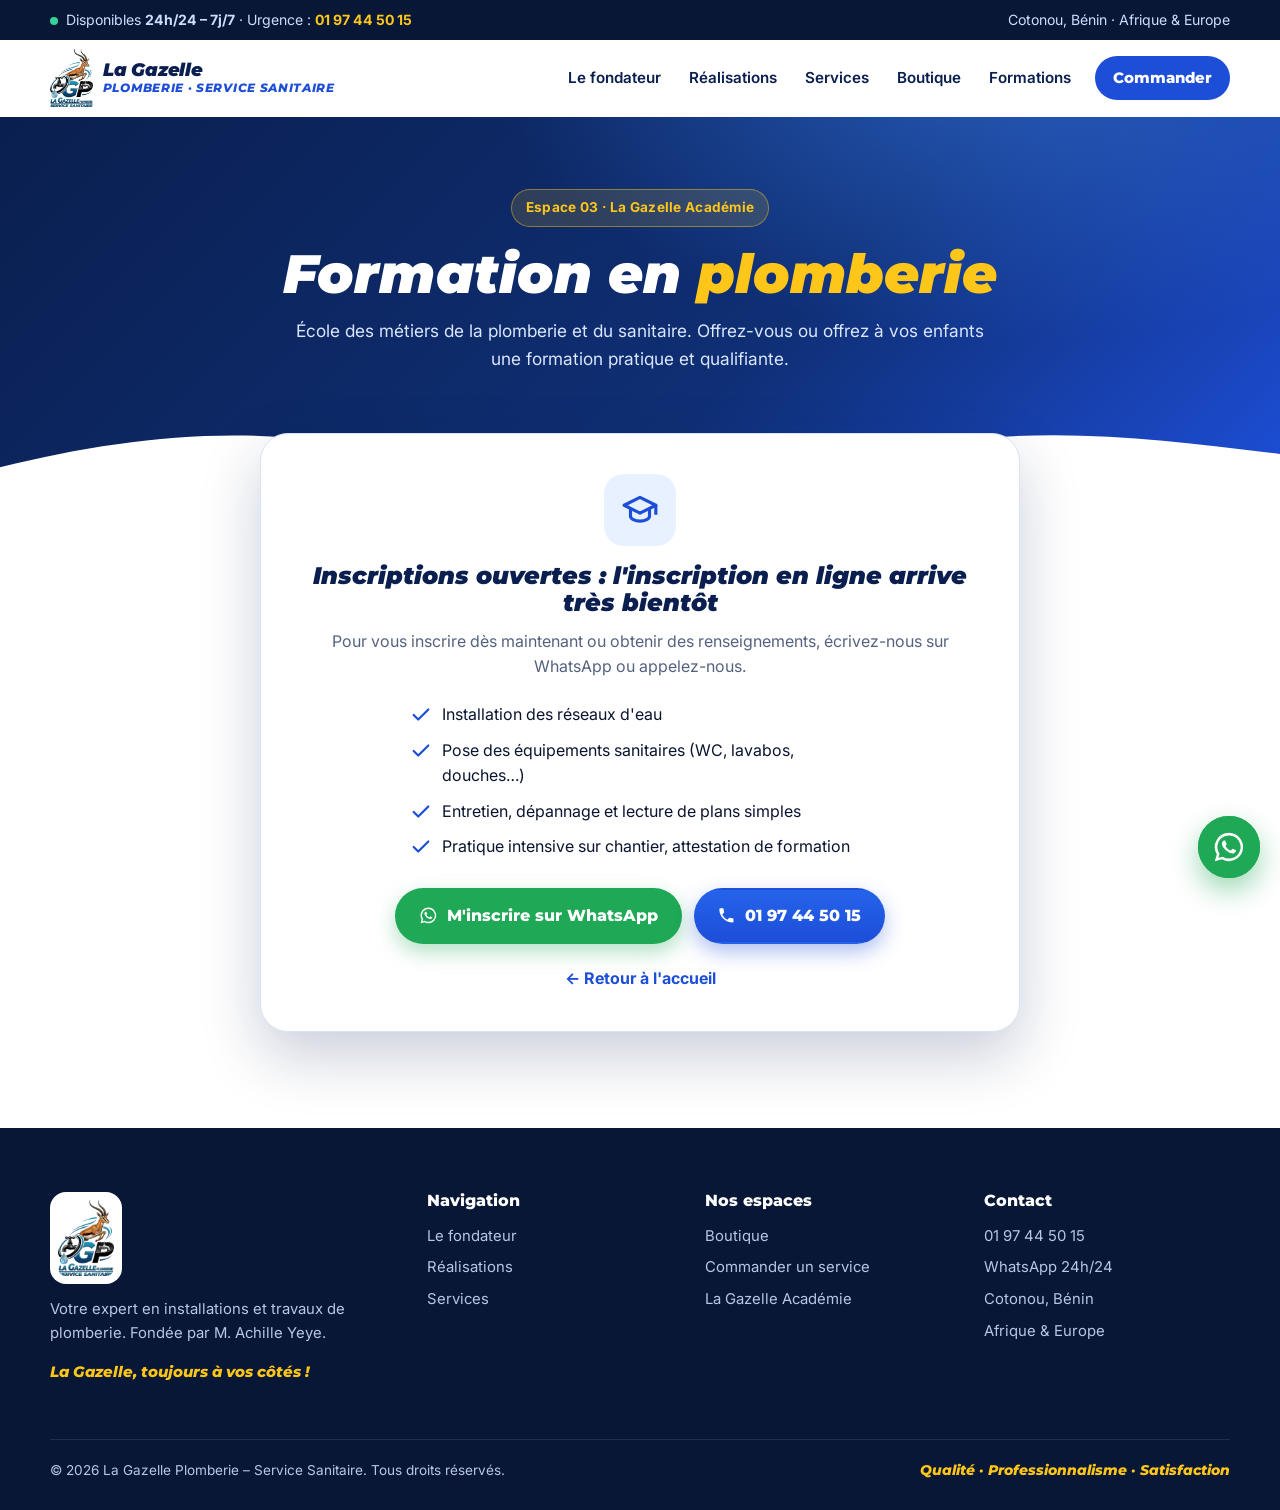
<file: site/formations.html>
<!doctype html>
<html lang="fr">
<head>
  <meta charset="utf-8">
  <meta name="viewport" content="width=device-width, initial-scale=1, viewport-fit=cover">
  <title>Formations en plomberie – La Gazelle Académie | Inscriptions</title>
  <meta name="description" content="La Gazelle Académie, école des métiers de la plomberie et du sanitaire : formation 100 % pratique, encadrement par des professionnels, attestation de formation.">
  <meta name="theme-color" content="#0a1f4f">

  <meta property="og:type" content="website">
  <meta property="og:locale" content="fr_FR">
  <meta property="og:title" content="La Gazelle Plomberie avance avec vous !">
  <meta property="og:description" content="Plomberie, sanitaire et BTP, disponible 24h/24. Particuliers et grandes entreprises, en Afrique et en Europe.">
  <meta property="og:image" content="assets/img/og-image.jpg">
  <meta name="twitter:card" content="summary_large_image">

  <link rel="icon" type="image/png" href="assets/img/favicon.png">
  <link rel="apple-touch-icon" href="assets/img/apple-touch-icon.png">
  <link rel="manifest" href="manifest.webmanifest">

  <link rel="preconnect" href="https://fonts.googleapis.com">
  <link rel="preconnect" href="https://fonts.gstatic.com" crossorigin>
  <link href="https://fonts.googleapis.com/css2?family=Inter:wght@400;500;600;700&family=Montserrat:ital,wght@0,700;0,800;0,900;1,700;1,800;1,900&display=swap" rel="stylesheet">
  <link rel="stylesheet" href="assets/css/style.css">
</head>
<body>
  <!-- Bibliothèque d'icônes -->
  <svg width="0" height="0" style="position:absolute" aria-hidden="true">
    <defs>
      <symbol id="i-phone" viewBox="0 0 24 24"><path fill="currentColor" d="M6.6 10.8a15.2 15.2 0 0 0 6.6 6.6l2.2-2.2a1 1 0 0 1 1-.25 11.4 11.4 0 0 0 3.6.57 1 1 0 0 1 1 1V20a1 1 0 0 1-1 1A17 17 0 0 1 3 4a1 1 0 0 1 1-1h3.5a1 1 0 0 1 1 1c0 1.25.2 2.45.57 3.57a1 1 0 0 1-.25 1z"/></symbol>
      <symbol id="i-whatsapp" viewBox="0 0 24 24"><path fill="currentColor" d="M12 2a10 10 0 0 0-8.6 15.1L2 22l5-1.3A10 10 0 1 0 12 2zm0 18.2a8.2 8.2 0 0 1-4.2-1.15l-.3-.18-3 .78.8-2.9-.2-.3A8.2 8.2 0 1 1 12 20.2zm4.5-6.1c-.25-.12-1.47-.72-1.7-.8-.22-.09-.39-.13-.55.12-.17.25-.64.8-.78.97-.14.16-.29.18-.53.06a6.7 6.7 0 0 1-3.37-2.94c-.25-.44.25-.41.72-1.36.08-.16.04-.3-.02-.43-.06-.12-.56-1.34-.76-1.83-.2-.48-.4-.41-.55-.42h-.47a.9.9 0 0 0-.65.3 2.7 2.7 0 0 0-.85 2.02 4.7 4.7 0 0 0 1 2.5 10.8 10.8 0 0 0 4.13 3.64c1.54.66 2.14.72 2.9.6.47-.07 1.47-.6 1.67-1.18.21-.58.21-1.07.15-1.18-.06-.1-.22-.16-.47-.28z"/></symbol>
      <symbol id="i-check" viewBox="0 0 24 24"><path fill="none" stroke="currentColor" stroke-width="2.4" stroke-linecap="round" stroke-linejoin="round" d="M20 6 9 17l-5-5"/></symbol>
      <symbol id="i-arrow" viewBox="0 0 24 24"><path fill="none" stroke="currentColor" stroke-width="2.2" stroke-linecap="round" stroke-linejoin="round" d="M5 12h14M13 6l6 6-6 6"/></symbol>
      <symbol id="i-clock" viewBox="0 0 24 24"><g fill="none" stroke="currentColor" stroke-width="2" stroke-linecap="round"><circle cx="12" cy="12" r="9"/><path d="M12 7v5l3 2"/></g></symbol>
      <symbol id="i-globe" viewBox="0 0 24 24"><g fill="none" stroke="currentColor" stroke-width="2"><circle cx="12" cy="12" r="9"/><path d="M3 12h18M12 3a14 14 0 0 1 0 18M12 3a14 14 0 0 0 0 18"/></g></symbol>
      <symbol id="i-building" viewBox="0 0 24 24"><g fill="none" stroke="currentColor" stroke-width="2" stroke-linejoin="round"><path d="M4 21V5l8-3v19M12 8l8 3v10M2 21h20"/><path d="M7 8h2M7 12h2M7 16h2M15 13h2M15 17h2"/></g></symbol>
      <symbol id="i-card" viewBox="0 0 24 24"><g fill="none" stroke="currentColor" stroke-width="2" stroke-linejoin="round"><rect x="2" y="5" width="20" height="14" rx="2"/><path d="M2 10h20M6 15h4"/></g></symbol>
      <symbol id="i-tap" viewBox="0 0 24 24"><g fill="none" stroke="currentColor" stroke-width="2" stroke-linecap="round" stroke-linejoin="round"><path d="M9 4h6M12 4v4M4 10h11a4 4 0 0 1 4 4v1h-4v-1H4z"/><path d="M17 19c0 1.1-.9 2-2 2s-2-.9-2-2c0-1.1 2-3.5 2-3.5"/></g></symbol>
      <symbol id="i-tools" viewBox="0 0 24 24"><g fill="none" stroke="currentColor" stroke-width="2" stroke-linecap="round" stroke-linejoin="round"><path d="M14.7 6.3a4 4 0 0 1 5-5l-2.5 2.5.6 2.4 2.4.6 2.5-2.5a4 4 0 0 1-5 5L8.5 19.5a2.1 2.1 0 0 1-3-3z"/><path d="m3 3 6 6M2 5l3-3"/></g></symbol>
      <symbol id="i-toilet" viewBox="0 0 24 24"><g fill="none" stroke="currentColor" stroke-width="2" stroke-linejoin="round"><path d="M6 3h7v7H6zM4 10h15a6 6 0 0 1-6 6H10a6 6 0 0 1-6-6zM9 16l-1 5h8l-1-5"/></g></symbol>
      <symbol id="i-hat" viewBox="0 0 24 24"><g fill="none" stroke="currentColor" stroke-width="2" stroke-linejoin="round"><path d="M2 18h20M4 18v-3a8 8 0 0 1 16 0v3M10 7V5h4v2M12 7v5"/></g></symbol>
      <symbol id="i-cart" viewBox="0 0 24 24"><g fill="none" stroke="currentColor" stroke-width="2" stroke-linecap="round" stroke-linejoin="round"><circle cx="9" cy="20" r="1.4"/><circle cx="18" cy="20" r="1.4"/><path d="M2 3h3l2.6 12.2a2 2 0 0 0 2 1.6h8.2a2 2 0 0 0 2-1.5L21.5 8H6"/></g></symbol>
      <symbol id="i-grad" viewBox="0 0 24 24"><g fill="none" stroke="currentColor" stroke-width="2" stroke-linejoin="round"><path d="M2 9l10-5 10 5-10 5z"/><path d="M6 11v5c0 1.5 2.7 3 6 3s6-1.5 6-3v-5M22 9v6"/></g></symbol>
      <symbol id="i-clipboard" viewBox="0 0 24 24"><g fill="none" stroke="currentColor" stroke-width="2" stroke-linecap="round" stroke-linejoin="round"><rect x="5" y="4" width="14" height="18" rx="2"/><path d="M9 4V2h6v2M9 11h6M9 15h6M9 19h3"/></g></symbol>
      <symbol id="i-team" viewBox="0 0 24 24"><g fill="none" stroke="currentColor" stroke-width="2" stroke-linecap="round"><circle cx="12" cy="8" r="3.2"/><circle cx="5" cy="10" r="2.3"/><circle cx="19" cy="10" r="2.3"/><path d="M6 20a6 6 0 0 1 12 0M1.5 19a4 4 0 0 1 5-3.6M22.5 19a4 4 0 0 0-5-3.6"/></g></symbol>
      <symbol id="i-pin" viewBox="0 0 24 24"><g fill="none" stroke="currentColor" stroke-width="2"><path d="M12 22s7-6.5 7-12a7 7 0 0 0-14 0c0 5.5 7 12 7 12z"/><circle cx="12" cy="10" r="2.5"/></g></symbol>
      <symbol id="i-shield" viewBox="0 0 24 24"><g fill="none" stroke="currentColor" stroke-width="2" stroke-linejoin="round"><path d="M12 2 4 5v6c0 5 3.4 9.3 8 11 4.6-1.7 8-6 8-11V5z"/><path d="m8.5 12 2.5 2.5 4.5-5"/></g></symbol>
      <symbol id="i-user" viewBox="0 0 24 24"><g fill="none" stroke="currentColor" stroke-width="2" stroke-linecap="round"><circle cx="12" cy="8" r="4"/><path d="M4 21a8 8 0 0 1 16 0"/></g></symbol>
      <symbol id="i-home" viewBox="0 0 24 24"><g fill="none" stroke="currentColor" stroke-width="2" stroke-linejoin="round"><path d="M3 11 12 3l9 8"/><path d="M5 10v11h14V10M10 21v-6h4v6"/></g></symbol>
      <symbol id="i-camera" viewBox="0 0 24 24"><g fill="none" stroke="currentColor" stroke-width="2" stroke-linejoin="round"><path d="M3 8h4l2-3h6l2 3h4v12H3z"/><circle cx="12" cy="13.5" r="3.5"/></g></symbol>
      <symbol id="i-calendar" viewBox="0 0 24 24"><g fill="none" stroke="currentColor" stroke-width="2" stroke-linecap="round"><rect x="3" y="5" width="18" height="16" rx="2"/><path d="M3 10h18M8 3v4M16 3v4"/></g></symbol>
      <symbol id="i-alert" viewBox="0 0 24 24"><g fill="none" stroke="currentColor" stroke-width="2" stroke-linecap="round" stroke-linejoin="round"><path d="M12 3 2 20h20z"/><path d="M12 10v4M12 17.5v.01"/></g></symbol>
      <symbol id="i-copy" viewBox="0 0 24 24"><g fill="none" stroke="currentColor" stroke-width="2" stroke-linejoin="round"><rect x="8" y="8" width="13" height="13" rx="2"/><path d="M16 8V5a2 2 0 0 0-2-2H5a2 2 0 0 0-2 2v9a2 2 0 0 0 2 2h3"/></g></symbol>
      <symbol id="i-chat" viewBox="0 0 24 24"><path fill="none" stroke="currentColor" stroke-width="2" stroke-linejoin="round" d="M4 4h16v12H8l-4 4z"/></symbol>
      <symbol id="i-pipe" viewBox="0 0 24 24"><g fill="none" stroke="currentColor" stroke-width="2" stroke-linejoin="round"><path d="M2 8h9a4 4 0 0 1 4 4v10M2 14h7v8"/><path d="M15 22h6M6 8v6"/></g></symbol>
      <symbol id="i-drop" viewBox="0 0 24 24"><path fill="none" stroke="currentColor" stroke-width="2" stroke-linejoin="round" d="M12 2.5S5 10 5 15a7 7 0 0 0 14 0c0-5-7-12.5-7-12.5z"/></symbol>
      <symbol id="i-pump" viewBox="0 0 24 24"><g fill="none" stroke="currentColor" stroke-width="2" stroke-linejoin="round"><circle cx="9" cy="13" r="5"/><path d="M14 13h6V8h-3M9 8V4h4M3 21h12M9 18v3"/></g></symbol>
      <symbol id="i-plus" viewBox="0 0 24 24"><path fill="none" stroke="currentColor" stroke-width="2.4" stroke-linecap="round" d="M12 5v14M5 12h14"/></symbol>
      <symbol id="i-minus" viewBox="0 0 24 24"><path fill="none" stroke="currentColor" stroke-width="2.4" stroke-linecap="round" d="M5 12h14"/></symbol>
      <symbol id="i-trash" viewBox="0 0 24 24"><g fill="none" stroke="currentColor" stroke-width="2" stroke-linecap="round" stroke-linejoin="round"><path d="M4 7h16M10 11v6M14 11v6M6 7l1 13h10l1-13M9 7V4h6v3"/></g></symbol>
      <symbol id="i-search" viewBox="0 0 24 24"><g fill="none" stroke="currentColor" stroke-width="2.2" stroke-linecap="round"><circle cx="11" cy="11" r="7"/><path d="m20 20-4-4"/></g></symbol>
      <symbol id="i-truck" viewBox="0 0 24 24"><g fill="none" stroke="currentColor" stroke-width="2" stroke-linejoin="round"><path d="M2 6h12v10H2zM14 10h4l3 3v3h-7"/><circle cx="6" cy="18" r="2"/><circle cx="17" cy="18" r="2"/></g></symbol>
      <symbol id="i-grid" viewBox="0 0 24 24"><g fill="none" stroke="currentColor" stroke-width="2"><rect x="3" y="3" width="7" height="7" rx="1.5"/><rect x="14" y="3" width="7" height="7" rx="1.5"/><rect x="3" y="14" width="7" height="7" rx="1.5"/><rect x="14" y="14" width="7" height="7" rx="1.5"/></g></symbol>
      <symbol id="i-valve" viewBox="0 0 24 24"><g fill="none" stroke="currentColor" stroke-width="2" stroke-linejoin="round" stroke-linecap="round"><path d="M2 14h5l5-3 5 3h5M2 18h20M12 11V6M8 4h8"/></g></symbol>
      <symbol id="i-fitting" viewBox="0 0 24 24"><g fill="none" stroke="currentColor" stroke-width="2" stroke-linejoin="round"><path d="M3 9h9v12M3 15h3M15 21H9"/><path d="M3 7v10M7 21h10"/></g></symbol>
    </defs>
  </svg>

  <a class="skip-link" href="#contenu">Aller au contenu</a>

  <!-- Bandeau disponibilité -->
  <div class="topbar">
    <div class="container">
      <p class="m0"><span class="pulse-dot" aria-hidden="true"></span>Disponibles <strong>24h/24 – 7j/7</strong> · <span class="hide-xs">Urgence : </span><a class="nowrap" href="tel:+2290197445015">01 97 44 50 15</a></p>
      <div class="topbar-right">
        <span>Cotonou, Bénin · Afrique &amp; Europe</span>
      </div>
    </div>
  </div>

  <!-- En-tête -->
  <header class="site-header" id="top">
    <div class="container header-inner">
      <a class="brand" href="index.html" aria-label="La Gazelle Plomberie – accueil">
        <picture>
          <source srcset="assets/img/logo-sm.webp" type="image/webp">
          <img src="assets/img/logo-sm.png" alt="" width="160" height="217">
        </picture>
        <span class="brand-text"><strong>La Gazelle</strong><span>Plomberie · Service sanitaire</span></span>
      </a>

      <button class="nav-toggle" aria-expanded="false" aria-controls="menu" aria-label="Ouvrir le menu"><span></span></button>

      <nav class="main-nav" id="menu" aria-label="Navigation principale">
        <ul>
          <li><a href="index.html#fondateur">Le fondateur</a></li>
          <li><a href="index.html#realisations">Réalisations</a></li>
          <li><a href="index.html#services">Services</a></li>
          <li><a href="boutique.html">Boutique</a></li>
          <li><a href="formations.html" aria-current="page">Formations</a></li>
          <li class="nav-cta"><a href="commander.html">Commander</a></li>
        </ul>
      </nav>
    </div>
  </header>

  <main id="contenu">
    <section class="page-hero" aria-labelledby="page-title">
      <div class="container">
        <span class="eyebrow">Espace 03 · La Gazelle Académie</span>
        <h1 id="page-title">Formation en <span class="accent">plomberie</span></h1>
        <p>École des métiers de la plomberie et du sanitaire. Offrez-vous ou offrez à vos enfants une formation pratique et qualifiante.</p>
      </div>
      <svg class="wave" viewBox="0 0 1440 90" preserveAspectRatio="none" aria-hidden="true"><path fill="#ffffff" d="M0 60c120-30 240-45 360-30s240 60 360 60 240-45 360-60 240 0 360 15v45H0z"/></svg>
    </section>

    <section class="section" style="padding-top:0">
      <div class="container">
        <div class="coming">
          <span class="ico"><svg><use href="#i-grad"/></svg></span>
          <h2>Inscriptions ouvertes : l'inscription en ligne arrive très bientôt</h2>
          <p>Pour vous inscrire dès maintenant ou obtenir des renseignements, écrivez-nous sur WhatsApp ou appelez-nous.</p>
          <ul>
          <li><svg><use href="#i-check"/></svg><span>Installation des réseaux d'eau</span></li>
          <li><svg><use href="#i-check"/></svg><span>Pose des équipements sanitaires (WC, lavabos, douches…)</span></li>
          <li><svg><use href="#i-check"/></svg><span>Entretien, dépannage et lecture de plans simples</span></li>
          <li><svg><use href="#i-check"/></svg><span>Pratique intensive sur chantier, attestation de formation</span></li>
          </ul>
          <div class="actions">
            <a class="btn btn-whatsapp" data-wa="Bonjour La Gazelle Académie, je souhaite m'inscrire / avoir des renseignements sur la formation en plomberie." href="https://wa.me/2290197445015" target="_blank" rel="noopener"><svg><use href="#i-whatsapp"/></svg> M'inscrire sur WhatsApp</a>
            <a class="btn btn-blue" href="tel:+2290197445015"><svg><use href="#i-phone"/></svg> 01 97 44 50 15</a>
          </div>
          <a class="back-link" href="index.html">← Retour à l'accueil</a>
        </div>
      </div>
    </section>
  </main>

  <!-- Pied de page -->
  <footer class="site-footer">
    <div class="container footer-grid">
      <div class="footer-brand">
        <img src="assets/img/logo-sm.png" alt="Logo La Gazelle Plomberie – Service Sanitaire" width="160" height="217">
        <p>Votre expert en installations et travaux de plomberie. Fondée par M. Achille Yeye.</p>
        <p class="slogan">La Gazelle, toujours à vos côtés&nbsp;!</p>
      </div>
      <div>
        <h4>Navigation</h4>
        <ul>
          <li><a href="index.html#fondateur">Le fondateur</a></li>
          <li><a href="index.html#realisations">Réalisations</a></li>
          <li><a href="index.html#services">Services</a></li>
        </ul>
      </div>
      <div>
        <h4>Nos espaces</h4>
        <ul>
          <li><a href="boutique.html">Boutique</a></li>
          <li><a href="commander.html">Commander un service</a></li>
          <li><a href="formations.html">La Gazelle Académie</a></li>
        </ul>
      </div>
      <div>
        <h4>Contact</h4>
        <ul>
          <li><a href="tel:+2290197445015">01 97 44 50 15</a></li>
          <li><a href="https://wa.me/2290197445015" target="_blank" rel="noopener">WhatsApp 24h/24</a></li>
          <li>Cotonou, Bénin</li>
          <li>Afrique &amp; Europe</li>
        </ul>
      </div>
    </div>
    <div class="container footer-bottom">
      <span>© <span data-year>2026</span> La Gazelle Plomberie – Service Sanitaire. Tous droits réservés.</span>
      <span class="slogan">Qualité · Professionnalisme · Satisfaction</span>
    </div>
  </footer>

  <!-- Bouton WhatsApp flottant (ordinateur) -->
  <a class="fab-whatsapp" data-wa="Bonjour La Gazelle Plomberie !" href="https://wa.me/2290197445015" target="_blank" rel="noopener" aria-label="Nous écrire sur WhatsApp">
    <svg><use href="#i-whatsapp"/></svg>
  </a>

  <!-- Barre d'actions (mobile) -->
  <nav class="mobile-bar" aria-label="Actions rapides">
    <a class="call" href="tel:+2290197445015"><svg><use href="#i-phone"/></svg>Appeler</a>
    <a class="wa" data-wa="Bonjour La Gazelle Plomberie !" href="https://wa.me/2290197445015" target="_blank" rel="noopener"><svg><use href="#i-whatsapp"/></svg>WhatsApp</a>
    <a class="quote" href="commander.html"><svg><use href="#i-hat"/></svg>Commander</a>
  </nav>

  <script src="assets/js/main.js" defer></script>
</body>
</html>
</file>
<file: site/assets/css/style.css>
/* =========================================================
   La Gazelle Plomberie — Service Sanitaire
   Identité : bleu roi, bleu nuit, jaune or, blanc + touche fauve (la gazelle)
   ========================================================= */

:root {
  --navy-900: #071735;
  --navy-800: #0a1f4f;
  --navy-700: #0f2f75;
  --blue-600: #1d4ed8;
  --blue-500: #2563eb;
  --blue-400: #3b82f6;
  --sky-100: #e8f1ff;
  --sky-50: #f4f8ff;
  --gold-400: #ffc61a;
  --gold-500: #f5b300;
  --fauve: #c8742f;
  --red-600: #e11d2a;
  --whatsapp: #1fa855;
  --ink: #0b1530;
  --muted: #55627f;
  --line: #d9e3f5;
  --white: #ffffff;

  --radius-sm: 10px;
  --radius: 18px;
  --radius-lg: 28px;
  --shadow-sm: 0 2px 8px rgba(10, 31, 79, .08);
  --shadow: 0 12px 32px rgba(10, 31, 79, .14);
  --shadow-lg: 0 24px 60px rgba(10, 31, 79, .22);

  --font-display: "Montserrat", system-ui, sans-serif;
  --font-body: "Inter", system-ui, -apple-system, "Segoe UI", Roboto, sans-serif;

  --container: 1180px;
  --header-h: 76px;
}

*, *::before, *::after { box-sizing: border-box; }
html { scroll-behavior: smooth; scroll-padding-top: calc(var(--header-h) + 12px); }
body {
  margin: 0;
  font-family: var(--font-body);
  font-size: 16px;
  line-height: 1.6;
  color: var(--ink);
  background: var(--white);
  -webkit-font-smoothing: antialiased;
  overflow-x: hidden;
}
img { max-width: 100%; display: block; }
a { color: inherit; }
button, input, select, textarea { font: inherit; }
h1, h2, h3, h4 { font-family: var(--font-display); line-height: 1.15; margin: 0 0 .5em; }
p { margin: 0 0 1em; }
ul { margin: 0; padding: 0; list-style: none; }

.container { width: min(100% - 32px, var(--container)); margin-inline: auto; }
.visually-hidden {
  position: absolute !important; width: 1px; height: 1px; overflow: hidden;
  clip: rect(0 0 0 0); white-space: nowrap;
}
.skip-link {
  position: absolute; left: 12px; top: -60px; z-index: 200;
  background: var(--gold-400); color: var(--navy-900); padding: 10px 16px;
  border-radius: var(--radius-sm); font-weight: 700; text-decoration: none;
}
.skip-link:focus { top: 12px; }
:focus-visible { outline: 3px solid var(--gold-400); outline-offset: 3px; border-radius: 6px; }

/* ---------- Boutons ---------- */
.btn {
  display: inline-flex; align-items: center; justify-content: center; gap: .55em;
  padding: .85em 1.4em; border-radius: 999px; border: 2px solid transparent;
  font-family: var(--font-display); font-weight: 800; font-size: .98rem;
  text-decoration: none; cursor: pointer; white-space: nowrap;
  transition: transform .15s ease, box-shadow .15s ease, background .15s ease;
}
.btn:hover { transform: translateY(-2px); }
.btn svg { width: 1.2em; height: 1.2em; flex: none; }
.btn-gold { background: linear-gradient(180deg, var(--gold-400), var(--gold-500)); color: var(--navy-900); box-shadow: 0 8px 20px rgba(245, 179, 0, .35); }
.btn-blue { background: linear-gradient(180deg, var(--blue-500), var(--blue-600)); color: var(--white); box-shadow: 0 8px 20px rgba(29, 78, 216, .35); }
.btn-whatsapp { background: var(--whatsapp); color: var(--white); box-shadow: 0 8px 20px rgba(31, 168, 85, .35); }
.btn-ghost { background: transparent; border-color: currentColor; }
.btn-ghost-light { background: rgba(255,255,255,.08); border-color: rgba(255,255,255,.5); color: var(--white); }
.btn-block { width: 100%; }

/* ---------- Bandeau urgence ---------- */
.topbar {
  background: var(--navy-900); color: #cfdcff; font-size: .88rem;
}
.topbar .container { display: flex; align-items: center; justify-content: space-between; gap: 12px; min-height: 40px; }
.topbar a { color: var(--gold-400); font-weight: 700; text-decoration: none; }
.topbar-right { display: flex; gap: 18px; }
.pulse-dot {
  display: inline-block; width: 8px; height: 8px; border-radius: 50%; background: #34d399;
  margin-right: 8px; box-shadow: 0 0 0 0 rgba(52, 211, 153, .7); animation: pulse 2s infinite;
}
@keyframes pulse { 70% { box-shadow: 0 0 0 10px rgba(52, 211, 153, 0); } 100% { box-shadow: 0 0 0 0 rgba(52, 211, 153, 0); } }

/* ---------- En-tête ---------- */
.site-header {
  position: sticky; top: 0; z-index: 100; background: rgba(255,255,255,.94);
  backdrop-filter: saturate(160%) blur(10px); -webkit-backdrop-filter: saturate(160%) blur(10px);
  border-bottom: 1px solid transparent; transition: box-shadow .2s, border-color .2s;
}
.site-header.is-scrolled { box-shadow: var(--shadow-sm); border-color: var(--line); }
.header-inner { display: flex; align-items: center; justify-content: space-between; height: var(--header-h); gap: 16px; }
.brand { display: flex; align-items: center; gap: 10px; text-decoration: none; }
.brand img { height: 58px; width: auto; }
.brand-text { display: flex; flex-direction: column; line-height: 1; }
.brand-text strong { font-family: var(--font-display); font-weight: 900; font-style: italic; color: var(--navy-800); font-size: 1.15rem; letter-spacing: -.01em; }
.brand-text span { font-family: var(--font-display); font-weight: 800; font-style: italic; color: var(--blue-600); font-size: .72rem; letter-spacing: .06em; text-transform: uppercase; margin-top: 4px; }

.main-nav ul { display: flex; align-items: center; gap: 4px; }
.main-nav a {
  display: block; padding: 10px 12px; border-radius: 10px; text-decoration: none;
  font-weight: 600; font-size: .95rem; color: var(--navy-800);
}
.main-nav a:hover { background: var(--sky-100); color: var(--blue-600); }
.main-nav .nav-cta { margin-left: 8px; }
.main-nav .nav-cta a { background: var(--blue-600); color: var(--white); padding: 10px 18px; border-radius: 999px; font-family: var(--font-display); font-weight: 800; }
.main-nav .nav-cta a:hover { background: var(--navy-800); color: var(--white); }

.nav-toggle {
  display: none; width: 46px; height: 46px; border-radius: 12px; border: 1px solid var(--line);
  background: var(--white); cursor: pointer; align-items: center; justify-content: center;
}
.nav-toggle span, .nav-toggle span::before, .nav-toggle span::after {
  display: block; width: 22px; height: 2.5px; background: var(--navy-800); border-radius: 2px; position: relative; transition: .2s;
}
.nav-toggle span::before, .nav-toggle span::after { content: ""; position: absolute; left: 0; }
.nav-toggle span::before { top: -7px; }
.nav-toggle span::after { top: 7px; }
.nav-open .nav-toggle span { background: transparent; }
.nav-open .nav-toggle span::before { top: 0; transform: rotate(45deg); }
.nav-open .nav-toggle span::after { top: 0; transform: rotate(-45deg); }

/* ---------- Hero ---------- */
.hero {
  position: relative; overflow: hidden; color: var(--white);
  background:
    radial-gradient(1200px 600px at 85% -10%, rgba(59,130,246,.55), transparent 60%),
    radial-gradient(800px 500px at -10% 110%, rgba(29,78,216,.6), transparent 60%),
    linear-gradient(135deg, var(--navy-800) 0%, var(--navy-700) 55%, var(--blue-600) 100%);
}
.hero::before {
  /* motif chantier : grille légère */
  content: ""; position: absolute; inset: 0; opacity: .08; pointer-events: none;
  background-image: linear-gradient(rgba(255,255,255,.6) 1px, transparent 1px), linear-gradient(90deg, rgba(255,255,255,.6) 1px, transparent 1px);
  background-size: 48px 48px;
  mask-image: linear-gradient(180deg, #000 0%, transparent 85%);
}
.hero-inner { position: relative; display: grid; grid-template-columns: 1.1fr .9fr; gap: 40px; align-items: end; padding-top: 56px; }
.hero-copy { padding-bottom: 110px; }
.eyebrow {
  display: inline-flex; align-items: center; gap: 8px; padding: 7px 14px; border-radius: 999px;
  background: rgba(255,198,26,.14); border: 1px solid rgba(255,198,26,.45); color: var(--gold-400);
  font-weight: 700; font-size: .85rem; letter-spacing: .02em;
}
.hero h1 {
  font-size: clamp(2.3rem, 4.8vw, 3.7rem); font-weight: 900; font-style: italic; letter-spacing: -.02em;
  margin: 18px 0 18px; text-shadow: 0 4px 24px rgba(0,0,0,.25);
}
.hero h1 .accent { color: var(--gold-400); display: inline-block; position: relative; }
.swoosh { position: relative; }
.swoosh::after {
  content: ""; position: absolute; left: 2%; right: -2%; bottom: -.12em; height: .16em; border-radius: 999px;
  background: linear-gradient(90deg, var(--gold-400), rgba(255,198,26,0)); transform: rotate(-2deg);
}
.hero-lead { font-size: 1.15rem; color: #dbe6ff; max-width: 34em; }
.hero-actions { display: flex; flex-wrap: wrap; gap: 12px; margin: 28px 0 26px; }
.trust-row { display: flex; flex-wrap: wrap; gap: 10px 22px; color: #cfdcff; font-size: .92rem; font-weight: 600; }
.trust-row li { display: flex; align-items: center; gap: 8px; }
.trust-row svg { width: 20px; height: 20px; color: var(--gold-400); flex: none; }

.hero-visual { position: relative; align-self: end; display: flex; justify-content: center; }
.hero-photo {
  position: relative; width: min(100%, 460px); aspect-ratio: 620 / 746; border-radius: 240px 240px 0 0; overflow: hidden;
  background: linear-gradient(180deg, rgba(255,255,255,.18), rgba(255,255,255,.04));
  border: 6px solid rgba(255,255,255,.18); border-bottom: 0;
  box-shadow: var(--shadow-lg);
}
.hero-photo img { width: 100%; height: 100%; object-fit: cover; object-position: center top; }
.founder-badge {
  position: absolute; left: -12px; bottom: 120px; z-index: 2;
  background: linear-gradient(180deg, var(--gold-400), var(--gold-500)); color: var(--navy-900);
  border-radius: 16px; padding: 10px 18px 10px 14px; box-shadow: var(--shadow);
  display: flex; align-items: center; gap: 10px; transform: rotate(-3deg);
}
.founder-badge strong { display: block; font-family: var(--font-display); font-weight: 900; font-style: italic; font-size: 1.1rem; line-height: 1.1; }
.founder-badge span { display: block; font-weight: 700; font-size: .8rem; color: var(--navy-700); }
.founder-badge svg { width: 30px; height: 30px; }
.float-card {
  text-decoration: none;
  position: absolute; right: -10px; top: 70px; z-index: 2; background: var(--white); color: var(--ink);
  border-radius: 16px; padding: 12px 16px; box-shadow: var(--shadow); display: flex; align-items: center; gap: 12px;
  transform: rotate(2deg); max-width: 240px;
}
.float-card .ico { width: 42px; height: 42px; border-radius: 12px; background: var(--whatsapp); color: #fff; display: grid; place-items: center; flex: none; }
.float-card .ico svg { width: 24px; height: 24px; }
.float-card strong { display: block; font-family: var(--font-display); font-size: .95rem; line-height: 1.2; }
.float-card small { color: var(--muted); font-size: .8rem; }

.wave { display: block; width: 100%; height: auto; position: relative; margin-top: -2px; }
.hero .wave { position: absolute; left: 0; right: 0; bottom: -1px; z-index: 3; }

/* ---------- Sections ---------- */
.section { padding: 96px 0; position: relative; }
.section-alt { background: var(--sky-50); }
.section-head { text-align: center; max-width: 720px; margin: 0 auto 52px; }
.kicker {
  display: inline-block; font-family: var(--font-display); font-weight: 800; font-style: italic; font-size: .9rem;
  color: var(--blue-600); text-transform: uppercase; letter-spacing: .08em; margin-bottom: 10px;
}
.section-title { font-size: clamp(1.9rem, 3.6vw, 2.8rem); font-weight: 900; font-style: italic; color: var(--navy-800); letter-spacing: -.02em; }
.section-title .hl { color: var(--blue-600); }
.section-title .gold-under { background: linear-gradient(180deg, transparent 62%, rgba(255,198,26,.65) 62%); padding: 0 .1em; }
.section-sub { color: var(--muted); font-size: 1.08rem; }

/* ---------- Services numériques ---------- */
.digital-grid { display: grid; grid-template-columns: repeat(3, 1fr); gap: 22px; }
.digital-card {
  position: relative; padding: 28px 26px; border-radius: var(--radius); background: var(--white);
  border: 1px solid var(--line); box-shadow: var(--shadow-sm); transition: transform .2s, box-shadow .2s, border-color .2s;
  display: flex; flex-direction: column;
}
.digital-card:hover { transform: translateY(-4px); box-shadow: var(--shadow); border-color: #bcd0f5; }
.digital-card .ico {
  width: 58px; height: 58px; border-radius: 16px; display: grid; place-items: center; margin-bottom: 18px;
  background: linear-gradient(145deg, var(--navy-700), var(--blue-500)); color: var(--white);
  box-shadow: 0 10px 22px rgba(29,78,216,.28);
}
.digital-card .ico svg { width: 30px; height: 30px; }
.digital-card h3 { font-size: 1.2rem; font-weight: 800; color: var(--navy-800); }
.digital-card p { color: var(--muted); margin-bottom: 16px; }
.digital-card .link { margin-top: auto; font-weight: 700; color: var(--blue-600); text-decoration: none; display: inline-flex; gap: 6px; align-items: center; }
.digital-card .link:hover { text-decoration: underline; }
.tag-new {
  position: absolute; top: 18px; right: 18px; background: var(--gold-400); color: var(--navy-900);
  font-size: .72rem; font-weight: 800; padding: 4px 10px; border-radius: 999px; text-transform: uppercase; letter-spacing: .04em;
}

/* ---------- Services métier ---------- */
.services-layout { display: grid; grid-template-columns: .95fr 1.05fr; gap: 48px; align-items: center; }
.services-list { display: grid; gap: 14px; }
.service-item {
  display: grid; grid-template-columns: 64px 1fr; gap: 18px; align-items: center;
  background: var(--white); border-radius: 999px 22px 22px 999px; padding: 10px 22px 10px 10px;
  box-shadow: var(--shadow-sm); border: 1px solid var(--line);
}
.service-item .ico {
  width: 64px; height: 64px; border-radius: 50%; display: grid; place-items: center; color: var(--white);
  background: radial-gradient(circle at 30% 30%, var(--blue-500), var(--navy-800));
  border: 3px solid var(--white); box-shadow: 0 0 0 2px var(--blue-600);
}
.service-item .ico svg { width: 30px; height: 30px; }
.service-item h3 { font-size: 1.05rem; margin: 0 0 2px; color: var(--navy-800); font-weight: 800; }
.service-item p { margin: 0; color: var(--muted); font-size: .93rem; line-height: 1.45; }
.services-visual { position: relative; }
.services-visual .main-img { border-radius: var(--radius-lg); box-shadow: var(--shadow-lg); width: 100%; aspect-ratio: 870/540; object-fit: cover; }
.quote-ribbon {
  position: relative; margin: -46px 24px 0; background: linear-gradient(180deg, var(--gold-400), var(--gold-500));
  color: var(--navy-900); border-radius: 18px; padding: 18px 22px 18px 58px; box-shadow: var(--shadow);
  font-family: var(--font-display); font-weight: 800; font-style: italic; font-size: 1.12rem; line-height: 1.3; transform: rotate(-1.5deg);
}
.quote-ribbon::before {
  content: "\201C"; position: absolute; left: 14px; top: -6px; font-size: 4rem; line-height: 1; color: var(--navy-800); font-family: Georgia, serif;
}

/* ---------- Étapes ---------- */
.steps { display: grid; grid-template-columns: repeat(4, 1fr); gap: 22px; counter-reset: step; position: relative; }
.step {
  position: relative; background: var(--white); border-radius: var(--radius); padding: 30px 22px 24px; text-align: center;
  border: 1px solid var(--line); box-shadow: var(--shadow-sm);
}
.step::before {
  counter-increment: step; content: counter(step);
  position: absolute; top: -20px; left: 50%; transform: translateX(-50%);
  width: 40px; height: 40px; border-radius: 50%; display: grid; place-items: center;
  background: var(--gold-400); color: var(--navy-900); font-family: var(--font-display); font-weight: 900; font-size: 1.1rem;
  box-shadow: 0 0 0 5px var(--sky-50);
}
.step .ico { width: 56px; height: 56px; margin: 8px auto 14px; color: var(--blue-600); }
.step .ico svg { width: 100%; height: 100%; }
.step h3 { font-size: 1.08rem; color: var(--navy-800); font-weight: 800; }
.step p { color: var(--muted); font-size: .94rem; margin: 0; }

/* ---------- Formulaires ---------- */
.form-section {
  background:
    radial-gradient(700px 400px at 100% 0%, rgba(59,130,246,.45), transparent 60%),
    linear-gradient(160deg, var(--navy-800), var(--navy-900));
  color: var(--white);
}
.form-layout { display: grid; grid-template-columns: .85fr 1.15fr; gap: 48px; align-items: start; }
.form-intro .section-title { color: var(--white); }
.form-intro .section-title .hl { color: var(--gold-400); }
.form-intro p { color: #cfdcff; }
.form-intro .checks { display: grid; gap: 12px; margin: 26px 0; }
.form-intro .checks li { display: flex; gap: 12px; align-items: flex-start; color: #e6eeff; }
.form-intro .checks svg { width: 22px; height: 22px; color: var(--gold-400); flex: none; margin-top: 2px; }
.direct-contact { display: flex; flex-wrap: wrap; gap: 12px; }

.form-card {
  background: var(--white); color: var(--ink); border-radius: var(--radius-lg); padding: 32px;
  box-shadow: var(--shadow-lg);
}
.form-card h3 { font-size: 1.35rem; color: var(--navy-800); font-weight: 900; font-style: italic; }
.form-card .form-note { color: var(--muted); font-size: .9rem; margin-bottom: 22px; }
.form-grid { display: grid; grid-template-columns: 1fr 1fr; gap: 16px 18px; }
.field { display: flex; flex-direction: column; gap: 6px; }
.field.full { grid-column: 1 / -1; }
.field label, .field legend { font-weight: 700; font-size: .9rem; color: var(--navy-800); }
.field .opt { font-weight: 500; color: var(--muted); }
.field input, .field select, .field textarea {
  width: 100%; padding: 12px 14px; border-radius: 12px; border: 1.5px solid var(--line); background: var(--sky-50);
  color: var(--ink); transition: border-color .15s, box-shadow .15s, background .15s; min-height: 48px;
}
.field textarea { min-height: 110px; resize: vertical; }
.field input:focus, .field select:focus, .field textarea:focus {
  outline: none; border-color: var(--blue-500); background: var(--white); box-shadow: 0 0 0 4px rgba(37,99,235,.15);
}
.field input:user-invalid, .field select:user-invalid, .field textarea:user-invalid { border-color: var(--red-600); }
.field .err { color: var(--red-600); font-size: .82rem; display: none; }
.field.has-error .err { display: block; }
.field.has-error input, .field.has-error select, .field.has-error textarea { border-color: var(--red-600); }
fieldset.field { border: 0; padding: 0; margin: 0; }
.chips { display: flex; flex-wrap: wrap; gap: 8px; }
.chip input { position: absolute; opacity: 0; pointer-events: none; }
.chip span {
  display: inline-flex; align-items: center; gap: 6px; padding: 9px 14px; border-radius: 999px;
  border: 1.5px solid var(--line); background: var(--sky-50); cursor: pointer; font-weight: 600; font-size: .9rem;
  transition: .15s; user-select: none;
}
.chip input:checked + span { background: var(--blue-600); border-color: var(--blue-600); color: var(--white); }
.chip input:focus-visible + span { outline: 3px solid var(--gold-400); outline-offset: 2px; }
.chip.urgent input:checked + span { background: var(--red-600); border-color: var(--red-600); }
.form-actions { display: flex; flex-wrap: wrap; gap: 12px; margin-top: 22px; align-items: center; }
.form-actions .btn { flex: 1 1 220px; }
.form-legal { font-size: .8rem; color: var(--muted); margin: 14px 0 0; }
.form-success {
  display: none; margin-top: 16px; padding: 14px 16px; border-radius: 12px; background: #e8f8ee; color: #135c31;
  border: 1px solid #b6e6c8; font-weight: 600; font-size: .92rem;
}
.form-success.show { display: block; }

/* ---------- Coulisses ---------- */
.gallery { display: grid; grid-template-columns: repeat(4, 1fr); gap: 18px; }
.gallery figure { margin: 0; position: relative; border-radius: var(--radius); overflow: hidden; box-shadow: var(--shadow-sm); background: var(--navy-800); }
.gallery img { width: 100%; aspect-ratio: 4/3; object-fit: cover; transition: transform .4s; }
.gallery figure:hover img { transform: scale(1.05); }
.gallery figcaption {
  position: absolute; left: 10px; right: 10px; bottom: 10px; display: flex; align-items: center; gap: 10px;
  background: rgba(10,31,79,.9); color: var(--white); border-radius: 999px; padding: 6px 14px 6px 6px;
  font-family: var(--font-display); font-weight: 800; font-style: italic; font-size: .92rem; line-height: 1.15;
  border: 1.5px solid rgba(255,255,255,.35);
}
.gallery figcaption .ico { width: 34px; height: 34px; border-radius: 50%; background: var(--blue-600); display: grid; place-items: center; flex: none; }
.gallery figcaption svg { width: 18px; height: 18px; }

/* ---------- Mot du fondateur ---------- */
.founder { display: grid; grid-template-columns: 340px 1fr; gap: 48px; align-items: center; }
.founder-photo { position: relative; }
.founder-photo img { border-radius: var(--radius-lg); box-shadow: var(--shadow-lg); width: 100%; aspect-ratio: 4/5; object-fit: cover; object-position: top; }
.founder-photo::after {
  content: ""; position: absolute; inset: 18px -18px -18px 18px; border-radius: var(--radius-lg); border: 3px solid var(--gold-400); z-index: -1;
}
.founder blockquote {
  margin: 0; font-family: var(--font-display); font-weight: 800; font-style: italic; color: var(--navy-800);
  font-size: clamp(1.5rem, 3vw, 2.2rem); line-height: 1.25; letter-spacing: -.01em;
}
.founder blockquote::before { content: "\201C"; display: block; font-family: Georgia, serif; color: var(--gold-500); font-size: 5rem; line-height: .6; margin-bottom: 12px; }
.founder .sig { margin-top: 20px; font-family: var(--font-display); font-weight: 900; font-style: italic; color: var(--blue-600); font-size: 1.2rem; }
.founder .sig small { display: block; font-family: var(--font-body); font-style: normal; font-weight: 600; color: var(--muted); font-size: .9rem; }
.values { display: flex; flex-wrap: wrap; gap: 10px; margin-top: 26px; }
.values span {
  font-family: var(--font-display); font-weight: 800; font-style: italic; color: var(--navy-800);
  background: var(--sky-100); padding: 8px 16px; border-radius: 999px; border: 1px solid #c9daf8;
}

/* ---------- Académie ---------- */
.academy {
  background:
    linear-gradient(180deg, rgba(244,248,255,1) 0%, rgba(232,241,255,1) 100%);
  overflow: hidden;
}
.academy-banner {
  display: grid; grid-template-columns: 1fr 1fr; gap: 0; border-radius: var(--radius-lg); overflow: hidden; box-shadow: var(--shadow-lg);
  background: var(--navy-800); color: var(--white); margin-bottom: 40px;
}
.academy-banner .copy { padding: 40px; position: relative; }
.badge-open {
  display: inline-flex; align-items: center; gap: 8px; background: var(--red-600); color: var(--white);
  font-family: var(--font-display); font-weight: 900; font-style: italic; text-transform: uppercase; letter-spacing: .02em;
  padding: 8px 16px; border-radius: 12px; transform: rotate(-3deg); box-shadow: 0 8px 18px rgba(225,29,42,.35); font-size: .95rem;
}
.badge-open svg { width: 20px; height: 20px; }
.academy-banner h2 { font-size: clamp(1.9rem, 3.6vw, 2.8rem); font-weight: 900; font-style: italic; margin: 18px 0 8px; }
.academy-banner h2 .gold { color: var(--gold-400); }
.academy-banner .tagline { color: #cfdcff; font-weight: 600; }
.academy-banner .photo { min-height: 260px; background: center / cover no-repeat; }
.learn-list { display: grid; gap: 10px; margin: 22px 0 26px; }
.learn-list li { display: flex; gap: 10px; align-items: flex-start; color: #e6eeff; }
.learn-list svg { width: 22px; height: 22px; color: var(--gold-400); flex: none; margin-top: 2px; }
.perks { display: grid; grid-template-columns: repeat(4, 1fr); gap: 16px; margin-bottom: 48px; }
.perk {
  background: var(--white); border-radius: var(--radius); padding: 22px 16px; text-align: center; border: 1px solid var(--line); box-shadow: var(--shadow-sm);
}
.perk .ico { width: 60px; height: 60px; margin: 0 auto 12px; border-radius: 50%; background: var(--navy-800); color: var(--white); display: grid; place-items: center; }
.perk .ico svg { width: 30px; height: 30px; }
.perk h3 { font-size: 1rem; margin: 0; color: var(--navy-800); font-weight: 800; }
.academy-form-wrap { display: grid; grid-template-columns: .8fr 1.2fr; gap: 40px; align-items: start; }
.academy-audience {
  background: linear-gradient(180deg, var(--gold-400), var(--gold-500)); color: var(--navy-900); border-radius: var(--radius-lg);
  padding: 30px; box-shadow: var(--shadow);
}
.academy-audience h3 { font-weight: 900; font-style: italic; font-size: 1.4rem; }
.academy-audience p { font-weight: 600; }
.academy-audience .big { font-family: var(--font-display); font-weight: 900; font-style: italic; font-size: 1.6rem; color: var(--navy-800); line-height: 1.15; margin: 14px 0 0; }

/* ---------- Conseils ---------- */
.tips { display: grid; grid-template-columns: repeat(3, 1fr); gap: 22px; }
.tip {
  background: var(--white); border-radius: var(--radius); border: 1px solid var(--line); box-shadow: var(--shadow-sm);
  padding: 26px; display: flex; flex-direction: column;
}
.tip .label { align-self: flex-start; font-size: .75rem; font-weight: 800; text-transform: uppercase; letter-spacing: .06em; padding: 4px 10px; border-radius: 999px; margin-bottom: 14px; }
.tip .label.red { background: #fde8ea; color: var(--red-600); }
.tip .label.blue { background: var(--sky-100); color: var(--blue-600); }
.tip .label.gold { background: #fff4cf; color: #8a6100; }
.tip h3 { font-size: 1.15rem; color: var(--navy-800); font-weight: 800; }
.tip ol { margin: 0 0 16px; padding-left: 1.2em; color: var(--muted); }
.tip ol li { margin-bottom: 6px; }
.tip ol strong { color: var(--ink); }
.tip .link { margin-top: auto; font-weight: 700; color: var(--blue-600); text-decoration: none; }
.tip .link:hover { text-decoration: underline; }

/* ---------- Affiches ---------- */
.posters { display: grid; grid-template-columns: repeat(5, 1fr); gap: 16px; }
.posters button {
  padding: 0; border: 0; background: none; cursor: zoom-in; border-radius: var(--radius); overflow: hidden; box-shadow: var(--shadow-sm);
  transition: transform .2s, box-shadow .2s;
}
.posters button:hover { transform: translateY(-4px) rotate(-.5deg); box-shadow: var(--shadow); }
.posters img { width: 100%; aspect-ratio: 1; object-fit: cover; object-position: top; }
.lightbox {
  border: 0; padding: 0; background: transparent; max-width: min(92vw, 900px); max-height: 92vh;
}
.lightbox::backdrop { background: rgba(7, 23, 53, .88); }
.lightbox img { max-height: 86vh; width: auto; margin: 0 auto; border-radius: 14px; }
.lightbox .close {
  position: fixed; top: 16px; right: 16px; width: 48px; height: 48px; border-radius: 50%; border: 0;
  background: var(--white); color: var(--navy-800); font-size: 1.6rem; cursor: pointer; box-shadow: var(--shadow);
}

/* ---------- FAQ ---------- */
.faq { max-width: 820px; margin: 0 auto; display: grid; gap: 12px; }
.faq details { background: var(--white); border: 1px solid var(--line); border-radius: 16px; box-shadow: var(--shadow-sm); overflow: hidden; }
.faq summary {
  list-style: none; cursor: pointer; padding: 18px 56px 18px 22px; font-weight: 700; color: var(--navy-800); position: relative; font-size: 1.02rem;
}
.faq summary::-webkit-details-marker { display: none; }
.faq summary::after {
  content: "+"; position: absolute; right: 18px; top: 50%; transform: translateY(-50%); width: 30px; height: 30px; border-radius: 50%;
  background: var(--sky-100); color: var(--blue-600); display: grid; place-items: center; font-size: 1.3rem; font-weight: 700; transition: transform .2s;
}
.faq details[open] summary::after { content: "\2212"; background: var(--blue-600); color: var(--white); }
.faq .answer { padding: 0 22px 20px; color: var(--muted); }
.faq .answer p:last-child { margin: 0; }

/* ---------- Contact / CTA final ---------- */
.cta-band {
  position: relative; overflow: hidden; color: var(--white); border-radius: var(--radius-lg);
  background: linear-gradient(120deg, var(--blue-600), var(--navy-800)); padding: 48px; box-shadow: var(--shadow-lg);
  display: grid; grid-template-columns: 1.2fr .8fr; gap: 32px; align-items: center;
}
.cta-band::after {
  content: ""; position: absolute; right: -80px; top: -80px; width: 320px; height: 320px; border-radius: 50%;
  background: radial-gradient(circle, rgba(255,198,26,.35), transparent 70%);
}
.cta-band h2 { font-size: clamp(1.8rem, 3.4vw, 2.6rem); font-weight: 900; font-style: italic; }
.cta-band h2 .gold { color: var(--gold-400); }
.cta-band p { color: #dbe6ff; }
.cta-phone {
  position: relative; z-index: 1; display: flex; flex-direction: column; gap: 12px; align-items: stretch;
}
.phone-big {
  display: flex; align-items: center; gap: 14px; background: rgba(255,255,255,.1); border: 1.5px solid rgba(255,255,255,.3);
  border-radius: 18px; padding: 14px 18px; text-decoration: none; color: var(--white);
}
.phone-big .ico { width: 52px; height: 52px; border-radius: 50%; background: var(--gold-400); color: var(--navy-900); display: grid; place-items: center; flex: none; }
.phone-big .ico svg { width: 26px; height: 26px; }
.phone-big small { display: block; color: #cfdcff; font-size: .82rem; }
.phone-big strong { font-family: var(--font-display); font-weight: 900; font-style: italic; font-size: 1.7rem; letter-spacing: .01em; }

/* ---------- Pied de page ---------- */
.site-footer { background: var(--navy-900); color: #b9c7e6; padding: 64px 0 28px; position: relative; }
.footer-grid { display: grid; grid-template-columns: 1.4fr 1fr 1fr 1fr; gap: 32px; }
.footer-brand img { height: 92px; width: auto; background: var(--white); border-radius: 16px; padding: 8px; margin-bottom: 14px; }
.footer-brand p { font-size: .93rem; }
.site-footer h4 { color: var(--white); font-size: 1rem; font-weight: 800; margin-bottom: 14px; }
.site-footer li { margin-bottom: 8px; font-size: .93rem; }
.site-footer a { text-decoration: none; color: #b9c7e6; }
.site-footer a:hover { color: var(--gold-400); }
.footer-bottom { border-top: 1px solid rgba(255,255,255,.1); margin-top: 40px; padding-top: 20px; display: flex; justify-content: space-between; gap: 12px; flex-wrap: wrap; font-size: .85rem; }
.slogan { font-family: var(--font-display); font-weight: 800; font-style: italic; color: var(--gold-400); }

/* ---------- Boutons flottants & barre mobile ---------- */
.fab-whatsapp {
  position: fixed; right: 20px; bottom: 22px; z-index: 90; width: 62px; height: 62px; border-radius: 50%;
  background: var(--whatsapp); color: var(--white); display: grid; place-items: center; box-shadow: 0 12px 28px rgba(31,168,85,.45);
  transition: transform .2s;
}
.fab-whatsapp:hover { transform: scale(1.06); }
.fab-whatsapp svg { width: 34px; height: 34px; }
.fab-whatsapp::before {
  content: ""; position: absolute; inset: 0; border-radius: 50%; border: 2px solid var(--whatsapp); animation: ring 2.4s infinite;
}
@keyframes ring { 0% { transform: scale(1); opacity: .8; } 100% { transform: scale(1.6); opacity: 0; } }

.mobile-bar { display: none; }

.install-banner {
  position: fixed; left: 50%; bottom: 20px; transform: translate(-50%, 140%); z-index: 95;
  width: min(100% - 32px, 520px); background: var(--white); border-radius: 18px; box-shadow: var(--shadow-lg); border: 1px solid var(--line);
  padding: 14px 14px 14px 16px; display: flex; gap: 12px; align-items: center; transition: transform .35s ease;
}
.install-banner.show { transform: translate(-50%, 0); }
.install-banner img { width: 44px; height: 44px; border-radius: 10px; flex: none; }
.install-banner .txt { flex: 1; font-size: .9rem; line-height: 1.35; }
.install-banner .txt strong { display: block; color: var(--navy-800); }
.install-banner .btn { padding: .6em 1em; font-size: .88rem; }
.install-banner .dismiss { border: 0; background: none; font-size: 1.4rem; color: var(--muted); cursor: pointer; padding: 4px 8px; }

/* ---------- Animations d'apparition ---------- */
.reveal { opacity: 0; transform: translateY(24px); transition: opacity .6s ease, transform .6s ease; }
.reveal.in { opacity: 1; transform: none; }
@media (prefers-reduced-motion: reduce) {
  html { scroll-behavior: auto; }
  .reveal { opacity: 1; transform: none; transition: none; }
  .pulse-dot, .fab-whatsapp::before { animation: none; }
  * { transition-duration: .01ms !important; }
}

/* =========================================================
   Responsive
   ========================================================= */
@media (max-width: 1080px) {
  .main-nav a { padding: 10px 8px; font-size: .9rem; }
  .digital-grid { grid-template-columns: repeat(2, 1fr); }
  .posters { grid-template-columns: repeat(3, 1fr); }
  .footer-grid { grid-template-columns: 1fr 1fr; }
}

@media (max-width: 920px) {
  :root { --header-h: 68px; }
  .nav-toggle { display: inline-flex; }
  .main-nav {
    position: fixed; inset: var(--header-h) 0 auto 0; background: var(--white); border-bottom: 1px solid var(--line);
    box-shadow: var(--shadow); transform: translateY(-110%); visibility: hidden; transition: transform .25s ease, visibility .25s;
    max-height: calc(100vh - var(--header-h)); overflow-y: auto;
  }
  .nav-open .main-nav { transform: none; visibility: visible; }
  .main-nav ul { flex-direction: column; align-items: stretch; padding: 12px 16px 20px; gap: 2px; }
  .main-nav a { padding: 14px 12px; font-size: 1.02rem; }
  .main-nav .nav-cta { margin: 10px 0 0; }
  .main-nav .nav-cta a { text-align: center; padding: 14px; }

  .hero-inner { grid-template-columns: 1fr; gap: 0; padding-top: 40px; }
  .hero-copy { padding-bottom: 32px; text-align: center; }
  .hero-lead { margin-inline: auto; }
  .hero-actions, .trust-row { justify-content: center; }
  .hero-photo { width: min(100%, 360px); }
  .founder-badge { left: 0; bottom: 90px; }
  .float-card { right: 0; top: 40px; }

  .services-layout, .form-layout, .academy-form-wrap, .founder, .cta-band { grid-template-columns: 1fr; }
  .services-visual { order: -1; }
  .founder-photo { max-width: 340px; margin: 0 auto; }
  .founder { text-align: center; }
  .values { justify-content: center; }
  .steps { grid-template-columns: repeat(2, 1fr); row-gap: 40px; }
  .gallery { grid-template-columns: repeat(2, 1fr); }
  .academy-banner { grid-template-columns: 1fr; }
  .academy-banner .photo { order: -1; min-height: 220px; }
  .perks { grid-template-columns: repeat(2, 1fr); }
  .tips { grid-template-columns: 1fr; }
  .section { padding: 72px 0; }
}

@media (max-width: 640px) {
  body { padding-bottom: 72px; }
  .topbar .container { justify-content: center; text-align: center; }
  .topbar-right { display: none; }
  .brand img { height: 48px; }
  .brand-text strong { font-size: 1rem; }
  .brand-text span { font-size: .64rem; }
  .hero h1 { font-size: 2.2rem; }
  .hero-lead { font-size: 1.02rem; }
  .hero-actions .btn { flex: 1 1 100%; }
  .float-card { display: none; }
  .founder-badge { bottom: 60px; padding: 8px 14px 8px 10px; }
  .founder-badge strong { font-size: .98rem; }
  .digital-grid { grid-template-columns: 1fr; }
  .steps { grid-template-columns: 1fr; }
  .form-grid { grid-template-columns: 1fr; }
  .form-card { padding: 22px 18px; border-radius: 22px; }
  .gallery { grid-template-columns: 1fr 1fr; gap: 10px; }
  .gallery figcaption { font-size: .74rem; padding: 4px 10px 4px 4px; left: 6px; right: 6px; bottom: 6px; }
  .gallery figcaption .ico { width: 26px; height: 26px; }
  .gallery figcaption svg { width: 14px; height: 14px; }
  .perks { gap: 10px; }
  .perk { padding: 16px 10px; }
  .posters { grid-template-columns: repeat(2, 1fr); gap: 10px; }
  .academy-banner .copy { padding: 28px 20px; }
  .cta-band { padding: 30px 20px; }
  .phone-big strong { font-size: 1.4rem; }
  .footer-grid { grid-template-columns: 1fr; }
  .quote-ribbon { margin: -30px 8px 0; font-size: 1rem; }
  .service-item { border-radius: 999px 18px 18px 999px; padding-right: 14px; }

  .fab-whatsapp { display: none; }
  .mobile-bar {
    display: grid; grid-template-columns: repeat(3, 1fr); position: fixed; left: 0; right: 0; bottom: 0; z-index: 90;
    background: var(--white); border-top: 1px solid var(--line); box-shadow: 0 -6px 20px rgba(10,31,79,.1);
    padding: 8px 8px calc(8px + env(safe-area-inset-bottom));
    gap: 8px;
  }
  .mobile-bar a {
    display: flex; flex-direction: column; align-items: center; justify-content: center; gap: 2px; padding: 8px 4px; border-radius: 12px;
    text-decoration: none; font-weight: 700; font-size: .78rem; color: var(--navy-800);
  }
  .mobile-bar a svg { width: 22px; height: 22px; }
  .mobile-bar .call { background: var(--sky-100); color: var(--blue-600); }
  .mobile-bar .wa { background: var(--whatsapp); color: var(--white); }
  .mobile-bar .quote { background: var(--gold-400); color: var(--navy-900); }
  .install-banner { bottom: 84px; }
}

/* =========================================================
   Étape 1 — Page d'accueil : engagements, fondateur, parcours,
   réalisations, 3 espaces, contact
   ========================================================= */
.m0 { margin: 0; }

/* ---------- Engagements ---------- */
.keys { position: relative; z-index: 4; margin-top: -36px; }
.keys-grid {
  display: grid; grid-template-columns: repeat(4, 1fr); gap: 0;
  background: var(--white); border-radius: var(--radius-lg); box-shadow: var(--shadow-lg); border: 1px solid var(--line);
  overflow: hidden;
}
.key { display: flex; align-items: center; gap: 14px; padding: 22px 22px; }
.key + .key { border-left: 1px solid var(--line); }
.key .ico {
  width: 48px; height: 48px; border-radius: 14px; flex: none; display: grid; place-items: center;
  background: var(--sky-100); color: var(--blue-600);
}
.key .ico svg { width: 26px; height: 26px; }
.key strong { display: block; font-family: var(--font-display); font-weight: 900; font-style: italic; color: var(--navy-800); font-size: 1.05rem; line-height: 1.2; }
.key span:not(.ico) { display: block; color: var(--muted); font-size: .86rem; line-height: 1.35; }

/* ---------- Fondateur ---------- */
.founder { grid-template-columns: 380px 1fr; gap: 64px; text-align: left; }
.founder .section-title { margin-bottom: 6px; }
.founder-role { color: var(--muted); font-weight: 600; margin-bottom: 26px; }
.founder blockquote { font-size: clamp(1.35rem, 2.6vw, 1.9rem); margin-bottom: 30px; }
.id-card {
  margin: 0; display: grid; grid-template-columns: 1fr 1fr; gap: 0; border-radius: var(--radius); overflow: hidden;
  border: 1px solid var(--line); background: var(--white); box-shadow: var(--shadow-sm);
}
.id-card div { padding: 16px 20px; border-bottom: 1px solid var(--line); }
.id-card div:nth-child(odd) { border-right: 1px solid var(--line); }
.id-card div:nth-last-child(-n+2) { border-bottom: 0; }
.id-card dt { font-size: .74rem; font-weight: 800; letter-spacing: .08em; text-transform: uppercase; color: var(--blue-600); margin-bottom: 4px; }
.id-card dd { margin: 0; font-weight: 600; color: var(--navy-800); line-height: 1.4; }

/* ---------- Parcours ---------- */
.journey { margin-top: 80px; }
.journey-title { text-align: center; font-size: clamp(1.5rem, 2.8vw, 2rem); font-weight: 900; font-style: italic; color: var(--navy-800); margin-bottom: 36px; }
.timeline { list-style: none; margin: 0; padding: 0; display: grid; grid-template-columns: repeat(5, 1fr); gap: 20px; position: relative; }
.timeline::before {
  content: ""; position: absolute; top: 28px; left: 10%; right: 10%; height: 3px; border-radius: 3px;
  background: linear-gradient(90deg, var(--blue-600), var(--gold-400));
}
.timeline li { position: relative; text-align: center; }
.timeline .dot {
  position: relative; z-index: 1; width: 58px; height: 58px; margin: 0 auto 16px; border-radius: 50%;
  display: grid; place-items: center; color: var(--white);
  background: radial-gradient(circle at 30% 30%, var(--blue-500), var(--navy-800));
  border: 4px solid var(--white); box-shadow: 0 0 0 2px var(--blue-600), var(--shadow-sm);
}
.timeline li:last-child .dot { background: linear-gradient(180deg, var(--gold-400), var(--gold-500)); color: var(--navy-900); box-shadow: 0 0 0 2px var(--gold-500), var(--shadow-sm); }
.timeline .dot svg { width: 26px; height: 26px; }
.timeline h4 { font-size: 1rem; font-weight: 800; color: var(--navy-800); margin-bottom: 6px; }
.timeline p { font-size: .9rem; color: var(--muted); margin: 0; line-height: 1.5; }
.timeline .year { display: inline-block; font-family: var(--font-display); font-weight: 900; color: var(--blue-600); margin-bottom: 4px; }

/* ---------- Réalisations ---------- */
.gallery.realisations { grid-template-columns: repeat(3, 1fr); }
.gallery.realisations .wide { grid-column: span 2; grid-row: span 2; }
.gallery.realisations figure:not(.wide) { aspect-ratio: 4 / 3; }
.gallery.realisations img { aspect-ratio: auto; width: 100%; height: 100%; }
.gallery .zoom { display: block; width: 100%; height: 100%; padding: 0; border: 0; background: none; cursor: zoom-in; }

/* ---------- Les 3 espaces ---------- */
.choices { display: grid; grid-template-columns: repeat(3, 1fr); gap: 24px; }
.choice {
  position: relative; overflow: hidden; display: flex; flex-direction: column; text-decoration: none;
  padding: 34px 30px 30px; border-radius: var(--radius-lg); color: var(--white); min-height: 340px;
  box-shadow: var(--shadow); transition: transform .25s ease, box-shadow .25s ease;
  isolation: isolate;
}
.choice::after {
  content: ""; position: absolute; right: -60px; bottom: -60px; width: 220px; height: 220px; border-radius: 50%; z-index: -1;
  background: radial-gradient(circle, rgba(255,255,255,.18), transparent 70%);
}
.choice:hover { transform: translateY(-6px); box-shadow: var(--shadow-lg); }
.choice-shop { background: linear-gradient(150deg, var(--blue-500), var(--navy-800)); }
.choice-order { background: linear-gradient(150deg, var(--gold-400), var(--gold-500)); color: var(--navy-900); }
.choice-train { background: linear-gradient(150deg, var(--navy-700), var(--navy-900)); }
.choice-ico {
  width: 68px; height: 68px; border-radius: 20px; display: grid; place-items: center; margin-bottom: 22px;
  background: rgba(255,255,255,.16); border: 1.5px solid rgba(255,255,255,.35);
}
.choice-order .choice-ico { background: rgba(10,31,79,.1); border-color: rgba(10,31,79,.25); }
.choice-ico svg { width: 36px; height: 36px; }
.choice-num {
  position: absolute; top: 22px; right: 26px; font-family: var(--font-display); font-weight: 900; font-style: italic;
  font-size: 3.2rem; line-height: 1; opacity: .18;
}
.choice h3 { font-size: 1.45rem; font-weight: 900; font-style: italic; margin-bottom: 10px; }
.choice p { opacity: .9; margin-bottom: 22px; }
.choice-cta {
  margin-top: auto; align-self: flex-start; display: inline-flex; align-items: center; gap: 8px;
  font-family: var(--font-display); font-weight: 800; padding: 12px 20px; border-radius: 999px;
  background: var(--white); color: var(--navy-800); transition: gap .2s;
}
.choice-order .choice-cta { background: var(--navy-800); color: var(--white); }
.choice:hover .choice-cta { gap: 14px; }
.choice-cta svg { width: 18px; height: 18px; }

/* ---------- Paiements ---------- */
.pay-list { display: flex; flex-wrap: wrap; gap: 10px; margin-top: 18px; position: relative; z-index: 1; }
.pay-list li {
  display: inline-flex; align-items: center; gap: 6px; padding: 7px 14px; border-radius: 999px;
  background: rgba(255,255,255,.12); border: 1px solid rgba(255,255,255,.3); font-weight: 600; font-size: .9rem;
}
.pay-list svg { width: 16px; height: 16px; color: var(--gold-400); }
.cta-band > div:first-child { position: relative; z-index: 1; }

/* ---------- Pages internes (en préparation) ---------- */
.page-hero {
  position: relative; overflow: hidden; color: var(--white); padding: 72px 0 120px; text-align: center;
  background:
    radial-gradient(900px 500px at 80% -20%, rgba(59,130,246,.55), transparent 60%),
    linear-gradient(135deg, var(--navy-800), var(--navy-700) 60%, var(--blue-600));
}
.page-hero .wave { position: absolute; left: 0; right: 0; bottom: -1px; }
.page-hero h1 { font-size: clamp(2rem, 4.6vw, 3.4rem); font-weight: 900; font-style: italic; margin: 16px 0 12px; }
.page-hero h1 .accent { color: var(--gold-400); }
.page-hero p { color: #dbe6ff; max-width: 40em; margin: 0 auto; font-size: 1.08rem; }
.coming {
  max-width: 760px; margin: -60px auto 0; position: relative; z-index: 3; background: var(--white); border-radius: var(--radius-lg);
  box-shadow: var(--shadow-lg); border: 1px solid var(--line); padding: 40px; text-align: center;
}
.coming .ico { width: 72px; height: 72px; margin: 0 auto 16px; border-radius: 20px; display: grid; place-items: center; background: var(--sky-100); color: var(--blue-600); }
.coming .ico svg { width: 38px; height: 38px; }
.coming h2 { font-size: 1.5rem; font-weight: 900; font-style: italic; color: var(--navy-800); }
.coming p { color: var(--muted); }
.coming ul { display: grid; gap: 10px; text-align: left; max-width: 460px; margin: 22px auto 28px; }
.coming li { display: flex; gap: 10px; align-items: flex-start; }
.coming li svg { width: 22px; height: 22px; color: var(--blue-600); flex: none; margin-top: 2px; }
.coming .actions { display: flex; flex-wrap: wrap; gap: 12px; justify-content: center; }
.back-link { display: inline-flex; margin-top: 22px; color: var(--blue-600); font-weight: 700; text-decoration: none; }
.back-link:hover { text-decoration: underline; }

@media (max-width: 1080px) {
  .timeline { grid-template-columns: repeat(3, 1fr); row-gap: 36px; }
  .timeline::before { display: none; }
}
@media (max-width: 920px) {
  .keys-grid { grid-template-columns: 1fr 1fr; }
  .key:nth-child(3) { border-left: 0; }
  .key:nth-child(n+3) { border-top: 1px solid var(--line); }
  .founder { grid-template-columns: 1fr; gap: 40px; text-align: left; }
  .founder-photo { max-width: 360px; }
  .choices { grid-template-columns: 1fr; }
  .choice { min-height: 0; }
  .gallery.realisations { grid-template-columns: 1fr 1fr; }
  .gallery.realisations .wide { grid-column: 1 / -1; grid-row: auto; }
  .gallery.realisations .wide { aspect-ratio: 870 / 540; }
}
@media (max-width: 640px) {
  .keys { margin-top: -20px; }
  .key { padding: 16px 14px; gap: 10px; flex-direction: column; align-items: flex-start; }
  .key .ico { width: 40px; height: 40px; }
  .key strong { font-size: .95rem; }
  .id-card { grid-template-columns: 1fr; }
  .id-card div:nth-child(odd) { border-right: 0; }
  .id-card div:nth-last-child(2) { border-bottom: 1px solid var(--line); }
  .timeline { grid-template-columns: 1fr; text-align: left; gap: 0; }
  .timeline::before { display: block; top: 10px; bottom: 10px; left: 28px; right: auto; width: 3px; height: auto; background: linear-gradient(180deg, var(--blue-600), var(--gold-400)); }
  .timeline li { display: grid; grid-template-columns: 58px 1fr; gap: 16px; text-align: left; padding-bottom: 26px; }
  .timeline .dot { margin: 0; }
  .choice { padding: 28px 22px 24px; }
  .choice h3 { font-size: 1.25rem; }
  .coming { padding: 28px 20px; margin-top: -50px; }
  .journey { margin-top: 56px; }
}
.nowrap { white-space: nowrap; }
@media (max-width: 400px) { .hide-xs { display: none; } .topbar { font-size: .82rem; } }
@media (max-width: 920px) {
  .gallery.realisations figure:last-child { grid-column: 1 / -1; aspect-ratio: 16 / 7; }
}

/* =========================================================
   Étape 2 — Commander un service ou un chantier
   ========================================================= */
.linklike { background: none; border: 0; padding: 0; color: var(--blue-600); font-weight: 700; cursor: pointer; font: inherit; font-weight: 700; }
.linklike:hover { text-decoration: underline; }

.page-hero-order { padding-bottom: 110px; }
.hero-chips { display: flex; flex-wrap: wrap; justify-content: center; gap: 10px; margin-top: 22px; }
.hero-chips li {
  display: inline-flex; align-items: center; gap: 8px; padding: 7px 14px; border-radius: 999px;
  background: rgba(255,255,255,.1); border: 1px solid rgba(255,255,255,.28); font-weight: 600; font-size: .9rem;
}
.hero-chips svg { width: 18px; height: 18px; color: var(--gold-400); }

.order-section { position: relative; z-index: 3; margin-top: -64px; padding-bottom: 96px; }

/* Bandeau urgence */
.urgent-bar {
  display: flex; align-items: center; gap: 18px; flex-wrap: wrap;
  background: var(--white); border: 1px solid #f6c9cd; border-left: 6px solid var(--red-600);
  border-radius: var(--radius); box-shadow: var(--shadow); padding: 16px 20px; margin-bottom: 28px;
}
.urgent-bar .ico { width: 46px; height: 46px; border-radius: 14px; background: #fde8ea; color: var(--red-600); display: grid; place-items: center; flex: none; }
.urgent-bar .ico svg { width: 26px; height: 26px; }
.urgent-bar .txt { flex: 1 1 260px; min-width: 0; }
.urgent-bar .txt strong { display: block; font-family: var(--font-display); font-weight: 900; font-style: italic; color: var(--navy-800); font-size: 1.1rem; }
.urgent-bar .txt span { color: var(--muted); font-size: .93rem; }
.urgent-bar .acts { display: flex; gap: 10px; flex-wrap: wrap; }
.urgent-bar .btn { padding: .7em 1.1em; }

.order-layout { display: grid; grid-template-columns: minmax(0, 1fr) 340px; gap: 28px; align-items: start; }
.order-card { padding: 32px; scroll-margin-top: calc(var(--header-h) + 16px); }

/* Étapes */
.wizard-steps { list-style: none; margin: 0 0 14px; padding: 0; display: grid; grid-template-columns: repeat(3, 1fr); gap: 8px; }
.wizard-steps li { display: flex; align-items: center; gap: 10px; color: var(--muted); font-weight: 700; font-size: .92rem; }
.wizard-steps .n {
  width: 34px; height: 34px; border-radius: 50%; display: grid; place-items: center; flex: none;
  background: var(--sky-100); color: var(--blue-600); font-family: var(--font-display); font-weight: 900; border: 2px solid transparent;
}
.wizard-steps li.is-active { color: var(--navy-800); }
.wizard-steps li.is-active .n { background: var(--blue-600); color: var(--white); box-shadow: 0 0 0 4px rgba(37,99,235,.18); }
.wizard-steps li.is-done { cursor: pointer; color: var(--navy-700); }
.wizard-steps li.is-done .n { background: var(--gold-400); color: var(--navy-900); }
.wizard-bar { height: 6px; border-radius: 6px; background: var(--sky-100); overflow: hidden; margin-bottom: 26px; }
.wizard-bar span { display: block; height: 100%; width: 0; border-radius: 6px; background: linear-gradient(90deg, var(--blue-600), var(--gold-400)); transition: width .35s ease; }

.wstep { border: 0; margin: 0 0 8px; padding: 0; min-width: 0; display: grid; gap: 22px; }
.wstep + .wstep { margin-top: 28px; }
#order-form.is-wizard .wstep { display: none; }
#order-form.is-wizard .wstep.is-current { display: grid; margin-top: 0; }
.wstep-title { font-family: var(--font-display); font-weight: 900; font-style: italic; font-size: 1.45rem; color: var(--navy-800); padding: 0; margin-bottom: 4px; }
.field .label { font-weight: 700; font-size: .9rem; color: var(--navy-800); padding: 0; }

/* Tuiles de choix */
.tiles { display: grid; gap: 10px; }
.tiles-2 { grid-template-columns: repeat(2, 1fr); }
.tiles-4 { grid-template-columns: repeat(4, 1fr); }
.tile { position: relative; display: block; cursor: pointer; }
.tile input { position: absolute; opacity: 0; pointer-events: none; width: 1px; height: 1px; }
.tile > span {
  display: flex; flex-direction: column; gap: 4px; height: 100%; padding: 14px 14px 13px; border-radius: 14px;
  border: 1.5px solid var(--line); background: var(--sky-50); transition: border-color .15s, background .15s, box-shadow .15s;
}
.tile svg { width: 26px; height: 26px; color: var(--blue-600); margin-bottom: 4px; }
.tile b { font-size: .95rem; color: var(--navy-800); line-height: 1.25; }
.tile small { color: var(--muted); font-size: .8rem; line-height: 1.35; }
.tile:hover > span { border-color: #b5c9f0; background: var(--white); }
.tile input:checked + span { border-color: var(--blue-600); background: var(--white); box-shadow: 0 0 0 3px rgba(37,99,235,.16); }
.tile input:checked + span::after {
  content: ""; position: absolute; top: 10px; right: 10px; width: 20px; height: 20px; border-radius: 50%;
  background: var(--blue-600) url("data:image/svg+xml,%3Csvg xmlns='http://www.w3.org/2000/svg' viewBox='0 0 24 24'%3E%3Cpath fill='none' stroke='white' stroke-width='3' stroke-linecap='round' stroke-linejoin='round' d='M20 6 9 17l-5-5'/%3E%3C/svg%3E") center / 13px no-repeat;
}
.tile input:focus-visible + span { outline: 3px solid var(--gold-400); outline-offset: 2px; }
.tile-urgent svg { color: var(--red-600); }
.tile-urgent input:checked + span { border-color: var(--red-600); box-shadow: 0 0 0 3px rgba(225,29,42,.15); }
.tile-urgent input:checked + span::after { background-color: var(--red-600); }
.field.has-error .tile > span, .field.has-error .chip span { border-color: var(--red-600); }
.chip span svg { width: 16px; height: 16px; }

.pro-block { border-radius: 16px; background: var(--sky-50); border: 1px dashed #b5c9f0; padding: 18px; }
.pro-title { display: flex; align-items: center; gap: 8px; font-weight: 800; color: var(--blue-600); margin-bottom: 14px; font-size: .95rem; }
.pro-title svg { width: 20px; height: 20px; }
.pro-block .field input, .pro-block .field select { background: var(--white); }

/* Photos */
.upload {
  display: flex; align-items: center; gap: 14px; padding: 16px 18px; border-radius: 14px; cursor: pointer;
  border: 1.5px dashed #9fb8ea; background: var(--sky-50); transition: background .15s, border-color .15s;
}
.upload:hover { background: var(--white); border-color: var(--blue-500); }
#photos:focus-visible + .thumbs, .upload:focus-within { outline: 3px solid var(--gold-400); outline-offset: 2px; }
.upload svg { width: 30px; height: 30px; color: var(--blue-600); flex: none; }
.upload b { display: block; color: var(--navy-800); }
.upload small { color: var(--muted); font-size: .84rem; }
.thumbs { display: flex; flex-wrap: wrap; gap: 8px; align-items: center; margin-top: 10px; }
.thumbs img { width: 64px; height: 64px; object-fit: cover; border-radius: 10px; border: 1px solid var(--line); }
.thumbs-info { font-size: .88rem; color: var(--muted); font-weight: 600; }

/* Consentement */
.consent { display: flex; gap: 12px; align-items: flex-start; font-weight: 500 !important; color: var(--ink) !important; cursor: pointer; line-height: 1.45; }
.field .consent input { width: 22px; height: 22px; min-height: 0; padding: 0; margin: 1px 0 0; flex: none; accent-color: var(--blue-600); }

.wizard-nav { display: flex; gap: 12px; justify-content: flex-end; margin-top: 28px; flex-wrap: wrap; }
.wizard-nav .btn-ghost { color: var(--navy-800); margin-right: auto; }
#order-form:not(.is-wizard) #btn-next, #order-form:not(.is-wizard) #btn-prev { display: none; }

/* Confirmation */
.order-done { text-align: center; padding: 10px 0 4px; outline: none; }
.done-ico { width: 72px; height: 72px; margin: 0 auto 14px; border-radius: 50%; display: grid; place-items: center; background: #e8f8ee; color: var(--whatsapp); }
.done-ico svg { width: 38px; height: 38px; }
.order-done h2 { font-size: 1.6rem; font-weight: 900; font-style: italic; color: var(--navy-800); }
.order-done .ref { font-family: var(--font-display); color: var(--blue-600); font-size: 1.05rem; }
.order-done .ref strong { letter-spacing: .03em; font-variant-numeric: tabular-nums; }
.order-done > p { color: var(--muted); }
.done-actions { display: grid; gap: 10px; max-width: 420px; margin: 22px auto 14px; }
.done-row { display: grid; grid-template-columns: 1fr 1fr; gap: 10px; }
.done-row .btn { color: var(--navy-800); padding: .75em .8em; font-size: .9rem; white-space: normal; }
.photo-hint { display: flex; gap: 8px; align-items: center; justify-content: center; font-size: .9rem; color: var(--navy-700) !important; font-weight: 600; }
.photo-hint svg { width: 20px; height: 20px; color: var(--blue-600); flex: none; }
.recap { text-align: left; max-width: 520px; margin: 10px auto 18px; border: 1px solid var(--line); border-radius: 12px; background: var(--sky-50); }
.recap summary { cursor: pointer; padding: 12px 16px; font-weight: 700; color: var(--navy-800); }
.recap pre { margin: 0; padding: 0 16px 16px; white-space: pre-wrap; word-break: break-word; font-family: var(--font-body); font-size: .88rem; color: var(--ink); line-height: 1.5; }

/* Colonne d'informations */
.order-aside { display: grid; gap: 18px; position: sticky; top: calc(var(--header-h) + 16px); }
.aside-card { background: var(--white); border: 1px solid var(--line); border-radius: var(--radius); box-shadow: var(--shadow-sm); padding: 22px; }
.aside-card h2 { font-size: 1.1rem; font-weight: 900; font-style: italic; color: var(--navy-800); margin-bottom: 14px; }
.aside-card p { color: var(--muted); font-size: .93rem; }
.aside-card .small { font-size: .88rem; margin: 14px 0 0; }
.process { list-style: none; margin: 0; padding: 0; display: grid; gap: 14px; }
.process li { display: grid; grid-template-columns: 32px 1fr; gap: 12px; align-items: start; }
.process .n { width: 32px; height: 32px; border-radius: 50%; display: grid; place-items: center; background: var(--sky-100); color: var(--blue-600); font-family: var(--font-display); font-weight: 900; }
.process b { color: var(--navy-800); font-size: .95rem; }
.process p { margin: 2px 0 0; font-size: .87rem; line-height: 1.45; }
.aside-dark { background: linear-gradient(150deg, var(--navy-700), var(--navy-900)); border-color: transparent; color: var(--white); }
.aside-dark h2 { color: var(--gold-400); }
.aside-dark p { color: #cfdcff; margin-bottom: 16px; }
.aside-dark .btn { white-space: normal; text-align: center; }
.pay-chips { display: flex; flex-wrap: wrap; gap: 8px; }
.pay-chips li { padding: 6px 12px; border-radius: 999px; background: var(--sky-100); color: var(--navy-800); font-weight: 600; font-size: .86rem; }

@media (max-width: 1080px) {
  .tiles-4 { grid-template-columns: repeat(2, 1fr); }
}
@media (max-width: 920px) {
  .order-layout { grid-template-columns: 1fr; }
  .order-aside { position: static; }
}
@media (max-width: 640px) {
  .order-section { margin-top: -56px; padding-bottom: 64px; }
  .order-card { padding: 22px 16px; }
  .urgent-bar { padding: 14px; gap: 12px; }
  .urgent-bar .acts { width: 100%; }
  .urgent-bar .acts .btn { flex: 1 1 0; }
  .wizard-steps .l { font-size: .78rem; line-height: 1.2; }
  .wizard-steps li { flex-direction: column; gap: 6px; text-align: center; }
  .tiles-2 { grid-template-columns: 1fr 1fr; }
  .tile > span { padding: 12px 10px; }
  .tile small { font-size: .76rem; }
  .wizard-nav .btn { flex: 1 1 auto; }
  .wizard-nav .btn-ghost { margin-right: 0; }
  .done-row { grid-template-columns: 1fr; }
}
.chip { position: relative; display: inline-flex; }
.chip input { width: 1px; height: 1px; min-height: 0; padding: 0; }
[hidden] { display: none !important; }
.field input.visually-hidden { width: 1px; height: 1px; min-height: 0; padding: 0; border: 0; }

/* =========================================================
   Étape 3 — Boutique
   ========================================================= */
.shop-layout { display: grid; grid-template-columns: minmax(0, 1fr) 340px; gap: 28px; align-items: start; }
.shop-main { min-width: 0; }

.shop-toolbar {
  background: var(--white); border: 1px solid var(--line); border-radius: var(--radius); box-shadow: var(--shadow);
  padding: 16px; display: grid; gap: 14px; margin-bottom: 18px;
}
.search { display: flex; align-items: center; gap: 10px; padding: 0 14px; border-radius: 12px; border: 1.5px solid var(--line); background: var(--sky-50); }
.search:focus-within { border-color: var(--blue-500); background: var(--white); box-shadow: 0 0 0 4px rgba(37,99,235,.15); }
.search svg { width: 20px; height: 20px; color: var(--muted); flex: none; }
.search input { flex: 1; min-width: 0; border: 0; background: transparent; padding: 13px 0; color: var(--ink); outline: none; font-size: 1rem; }
.cat-chips { display: flex; gap: 8px; overflow-x: auto; padding-bottom: 2px; scrollbar-width: thin; }
.cat-chip {
  flex: none; display: inline-flex; align-items: center; gap: 7px; padding: 9px 14px; border-radius: 999px; cursor: pointer;
  border: 1.5px solid var(--line); background: var(--white); color: var(--navy-800); font-weight: 600; font-size: .9rem; white-space: nowrap;
}
.cat-chip svg { width: 18px; height: 18px; color: var(--blue-600); }
.cat-chip:hover { border-color: #b5c9f0; }
.cat-chip[aria-pressed="true"] { background: var(--navy-800); border-color: var(--navy-800); color: var(--white); }
.cat-chip[aria-pressed="true"] svg { color: var(--gold-400); }
.shop-count { color: var(--muted); font-size: .9rem; font-weight: 600; margin: 0 0 12px; }

.products { display: grid; grid-template-columns: repeat(3, minmax(0, 1fr)); gap: 16px; }
.product {
  display: flex; flex-direction: column; background: var(--white); border: 1px solid var(--line); border-radius: var(--radius);
  overflow: hidden; box-shadow: var(--shadow-sm); transition: box-shadow .2s, transform .2s;
}
.product:hover { box-shadow: var(--shadow); transform: translateY(-2px); }
.product-media {
  position: relative; aspect-ratio: 4 / 3; display: grid; place-items: center;
  background: radial-gradient(circle at 30% 25%, #ffffff, var(--sky-100) 70%);
}
.product-media img { width: 100%; height: 100%; object-fit: cover; }
.product-media > svg { width: 64px; height: 64px; color: var(--blue-600); opacity: .85; }
.product-media.cat-pompes, .product-media.cat-sanitaires { background: radial-gradient(circle at 30% 25%, #ffffff, #e3ecfb 70%); }
.product-media.cat-etancheite { background: radial-gradient(circle at 30% 25%, #ffffff, #fff4cf 75%); }
.product-media.cat-etancheite > svg { color: #b07d00; }
.product-badge {
  position: absolute; top: 10px; left: 10px; background: var(--gold-400); color: var(--navy-900);
  font-size: .72rem; font-weight: 800; letter-spacing: .04em; text-transform: uppercase; padding: 4px 10px; border-radius: 999px;
}
.product-body { display: flex; flex-direction: column; gap: 4px; padding: 14px 16px 16px; flex: 1; }
.product-cat { font-size: .72rem; font-weight: 800; letter-spacing: .07em; text-transform: uppercase; color: var(--blue-600); }
.product h3 { font-family: var(--font-body); font-size: 1rem; font-weight: 700; color: var(--navy-800); margin: 0; line-height: 1.3; }
.product-desc { color: var(--muted); font-size: .86rem; line-height: 1.45; margin: 0 0 6px; }
.product-price { margin: auto 0 12px; font-size: .95rem; }
.product-price b { color: var(--navy-800); font-family: var(--font-display); font-weight: 900; font-variant-numeric: tabular-nums; }
.product-price b.on-request { color: var(--blue-600); font-family: var(--font-body); font-weight: 700; }
.product-price small { color: var(--muted); }
.product-ctrl .btn-add { width: 100%; padding: .7em 1em; font-size: .92rem; }

.stepper { display: inline-flex; align-items: center; border-radius: 999px; border: 1.5px solid var(--line); background: var(--sky-50); overflow: hidden; }
.product-ctrl .stepper { display: flex; justify-content: space-between; width: 100%; }
.step-btn { width: 42px; height: 40px; border: 0; background: transparent; color: var(--blue-600); cursor: pointer; display: grid; place-items: center; }
.step-btn:hover { background: var(--sky-100); }
.step-btn svg { width: 18px; height: 18px; }
.step-qty { min-width: 32px; text-align: center; font-weight: 800; color: var(--navy-800); font-variant-numeric: tabular-nums; }

.shop-empty { text-align: center; padding: 40px 20px; background: var(--white); border: 1px dashed #b5c9f0; border-radius: var(--radius); }
.shop-empty svg { width: 40px; height: 40px; color: var(--muted); margin: 0 auto 10px; }
.shop-empty p { color: var(--muted); }

.shop-help { display: grid; grid-template-columns: 1fr 1fr; gap: 16px; margin-top: 28px; }
.help-card { display: flex; flex-direction: column; gap: 12px; padding: 22px; border-radius: var(--radius); background: var(--white); border: 1px solid var(--line); box-shadow: var(--shadow-sm); }
.help-card .ico { width: 46px; height: 46px; border-radius: 14px; display: grid; place-items: center; background: var(--sky-100); color: var(--blue-600); }
.help-card .ico svg { width: 24px; height: 24px; }
.help-card h2 { font-size: 1.1rem; font-weight: 900; font-style: italic; color: var(--navy-800); margin: 0 0 4px; }
.help-card p { color: var(--muted); font-size: .92rem; margin: 0; }
.help-card .btn { align-self: flex-start; margin-top: auto; }
.help-dark { background: linear-gradient(150deg, var(--navy-700), var(--navy-900)); border-color: transparent; }
.help-dark .ico { background: rgba(255,255,255,.12); color: var(--gold-400); }
.help-dark h2 { color: var(--gold-400); }
.help-dark p { color: #cfdcff; }

/* Panier */
.cart {
  position: sticky; top: calc(var(--header-h) + 16px); background: var(--white); border: 1px solid var(--line);
  border-radius: var(--radius); box-shadow: var(--shadow); padding: 20px; display: grid; gap: 14px;
  max-height: calc(100vh - var(--header-h) - 32px); overflow-y: auto;
}
.cart-head { display: flex; align-items: center; justify-content: space-between; }
.cart-head h2 { display: flex; align-items: center; gap: 8px; font-size: 1.15rem; font-weight: 900; font-style: italic; color: var(--navy-800); margin: 0; }
.cart-head h2 svg { width: 22px; height: 22px; color: var(--blue-600); }
.cart-badge {
  min-width: 24px; height: 24px; padding: 0 7px; border-radius: 999px; background: var(--gold-400); color: var(--navy-900);
  font-family: var(--font-body); font-style: normal; font-size: .8rem; font-weight: 800; display: inline-grid; place-items: center; font-variant-numeric: tabular-nums;
}
.cart-close { display: none; width: 40px; height: 40px; border-radius: 50%; border: 1px solid var(--line); background: var(--white); font-size: 1.5rem; line-height: 1; color: var(--navy-800); cursor: pointer; }
.cart-empty { text-align: center; padding: 18px 8px; border-radius: 12px; background: var(--sky-50); }
.cart-empty p { margin: 0 0 4px; font-weight: 700; color: var(--navy-800); }
.cart-empty small { color: var(--muted); }
.cart-lines { display: grid; gap: 10px; }
.cart-line { display: flex; align-items: center; justify-content: space-between; gap: 10px; padding-bottom: 10px; border-bottom: 1px solid var(--line); }
.cl-info { min-width: 0; }
.cl-info b { display: block; color: var(--navy-800); font-size: .92rem; line-height: 1.3; }
.cl-info small { color: var(--muted); font-size: .8rem; }
.cart-line .step-btn { width: 34px; height: 34px; }
.cart-line .step-qty { min-width: 24px; }
.cart-total { margin: 0; font-size: .88rem; color: var(--navy-700); background: var(--sky-50); border-radius: 10px; padding: 10px 12px; font-weight: 600; }
.cart-form { display: grid; gap: 12px; }
.cart-form .field input, .cart-form .field textarea { min-height: 44px; padding: 10px 12px; }
.cart-form .form-legal { margin: 0; }
.cart-clear { display: inline-flex; align-items: center; gap: 6px; justify-self: center; font-size: .88rem; color: var(--muted); }
.cart-clear svg { width: 16px; height: 16px; }

.cart-fab { display: none; }
.cart-backdrop { position: fixed; inset: 0; background: rgba(7,23,53,.55); z-index: 110; }

@media (max-width: 1180px) {
  .products { grid-template-columns: repeat(2, minmax(0, 1fr)); }
}
@media (max-width: 920px) {
  .shop-layout { grid-template-columns: 1fr; }
  .cart {
    position: fixed; left: 0; right: 0; bottom: 0; top: auto; z-index: 120; max-height: 86vh;
    border-radius: 22px 22px 0 0; transform: translateY(105%); transition: transform .3s ease; visibility: hidden;
    padding: 20px max(16px, env(safe-area-inset-right, 0px)) calc(20px + env(safe-area-inset-bottom, 0px)) max(16px, env(safe-area-inset-left, 0px));
  }
  .cart-open .cart { transform: none; visibility: visible; }
  .cart-close { display: inline-grid; place-items: center; }
  .cart-fab {
    position: fixed; z-index: 95; right: 16px; bottom: 22px; display: inline-flex; align-items: center; gap: 10px;
    padding: 12px 16px 12px 18px; border: 0; border-radius: 999px; cursor: pointer;
    background: var(--navy-800); color: var(--white); font-family: var(--font-display); font-weight: 800; font-size: .95rem;
    box-shadow: 0 12px 28px rgba(10,31,79,.4);
  }
  .cart-fab svg { width: 22px; height: 22px; color: var(--gold-400); }
  .cart-fab.pulse { animation: fabpulse .5s ease; }

}
@keyframes fabpulse { 50% { transform: scale(1.08); } }
@media (max-width: 640px) {
  .products { gap: 10px; }
  .product-body { padding: 10px 12px 12px; }
  .product h3 { font-size: .92rem; }
  .product-desc { display: none; }
  .product-media > svg { width: 46px; height: 46px; }
  .product-ctrl .btn-add { padding: .6em .6em; font-size: .85rem; }
  .product-ctrl .step-btn { width: 36px; }
  .shop-help { grid-template-columns: 1fr; }
  .cart-fab { bottom: calc(84px + env(safe-area-inset-bottom, 0px)); right: 12px; }
  .shop-toolbar { padding: 12px; }
}
@media (prefers-reduced-motion: reduce) { .cart-fab.pulse { animation: none; } }
/* Le panier mobile doit passer au-dessus du fond sombre et de l'en-tête */
.cart-open .shop-section { z-index: 130; }
body:has(.shop-section) .fab-whatsapp { display: none; }
.photo-credit-note { margin: 16px 0 0; font-size: .82rem; color: var(--muted); }
.photo-credit-note a { color: var(--blue-600); font-weight: 600; }
.product-media { background-color: var(--white); }

/* Page des crédits photos */
.credits-wrap { max-width: 1000px; margin: -50px auto 0; position: relative; z-index: 3; background: var(--white); border: 1px solid var(--line); border-radius: var(--radius-lg); box-shadow: var(--shadow-lg); padding: 28px; }
.credits-wrap > p { color: var(--muted); }
.table-scroll { overflow-x: auto; }
.credits { width: 100%; border-collapse: collapse; font-size: .86rem; }
.credits th { text-align: left; font-size: .75rem; letter-spacing: .06em; text-transform: uppercase; color: var(--blue-600); padding: 10px 12px; border-bottom: 2px solid var(--line); }
.credits td { padding: 9px 12px; border-bottom: 1px solid var(--line); vertical-align: top; word-break: break-word; }
.credits td:first-child { font-weight: 700; color: var(--navy-800); white-space: nowrap; }
.credits a { color: var(--blue-600); }
@media (max-width: 640px) { .credits-wrap { padding: 18px 14px; } .credits td:first-child { white-space: normal; } }
</file>
